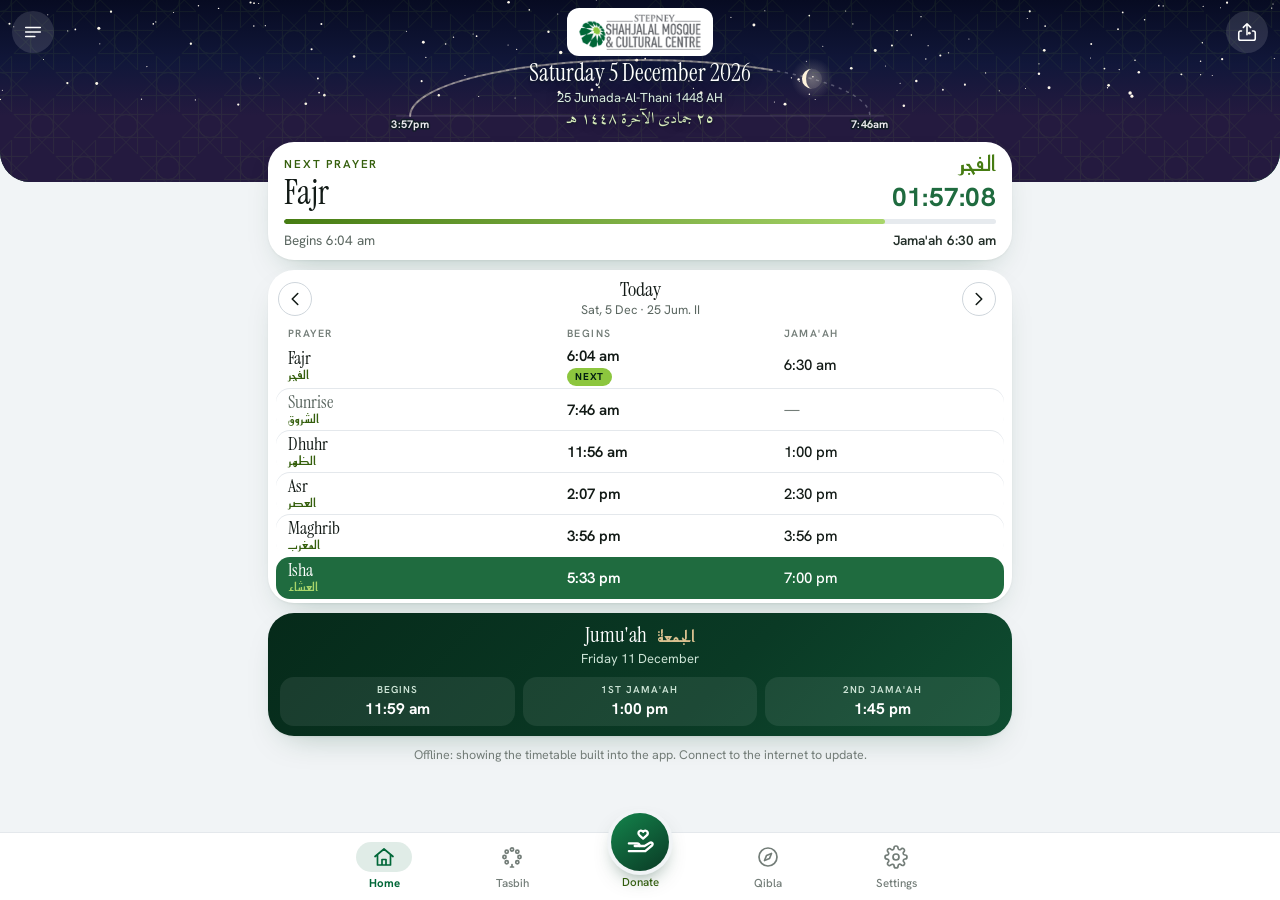
<file: test/app/index.html>
<!doctype html>
<html lang="en" data-theme="light">
<head>
<meta charset="utf-8">
<meta name="viewport" content="width=device-width,initial-scale=1,maximum-scale=1,user-scalable=no,viewport-fit=cover">
<meta name="theme-color" content="#044326">
<meta name="color-scheme" content="light">
<meta name="format-detection" content="telephone=no">
<title>Stepney Shah Jalal Mosque</title>
<link rel="icon" href="assets/images/icons/favicon-32.png" type="image/png">
<link rel="apple-touch-icon" href="assets/images/icons/apple-touch-icon.png">
<link rel="stylesheet" href="assets/css/fonts.css">
<link rel="stylesheet" href="assets/css/app.css">
</head>
<!-- data-page: which bottom tab is this screen (app.js adds the tabs, the side menu and the icons) -->
<body data-page="home">
<div class="app">
  <!-- this screen's own content: moving between screens swaps only this (nav.js, with HTMX); the tabs and side menu stay -->
  <div id="view">
  <div class="view" data-page="home" data-scripts="home.js makrooh.js sky.js update.js popup.js pull.js">
    <!-- Header: menu, name, share; today's dates -->
    <header class="top">
      <div class="pattern" aria-hidden="true"></div>
      <div class="top-bar">
        <button class="icon-btn" type="button" data-menu-open aria-controls="drawer" aria-expanded="false" aria-label="Open menu"><svg class="ico"><use href="#i-menu"/></svg></button>
        <div class="brand brand-logo"><img class="brand-full" src="assets/images/logo-full.png" alt="Stepney Shahjalal Mosque &amp; Cultural Centre" width="312" height="99"></div>
        <button class="icon-btn" type="button" data-share aria-label="Share this app"><svg class="ico"><use href="#i-share"/></svg></button>
      </div>
      <div class="top-dates">
        <p class="date-g" id="dateG"><i class="sk"></i></p>
        <p class="date-h"><span id="dateH"><i class="sk"></i></span><span class="date-ar" id="dateAr" lang="ar" dir="rtl"><i class="sk"></i></span></p>
      </div>
    </header>

    <!-- class="sk": a grey bar where something will be, until home.js has the prayer times and draws over it -->
    <main class="main" id="main">
      <!-- Next prayer -->
      <section class="next-card" aria-labelledby="nextLabel">
        <div class="next-head">
          <span class="kicker" id="nextLabel">Next prayer</span>
          <span class="next-ar" id="nextAr" lang="ar" dir="rtl"><i class="sk"></i></span>
        </div>
        <div class="next-main">
          <h1 class="next-name" id="nextName"><i class="sk"></i></h1>
          <div class="next-count tnum" id="nextCount" role="timer" aria-label="Time left"><i class="sk"></i></div>
        </div>
        <div class="next-bar" aria-hidden="true"><i id="nextBar"></i></div>
        <div class="next-meta"><span id="nextBegins"><i class="sk"></i></span><span id="nextJamaah"><i class="sk"></i></span></div>
      </section>

      <!-- Day timetable -->
      <section class="day" aria-labelledby="dayTitle">
        <div class="day-nav">
          <button class="round-btn" type="button" id="dayPrev" aria-label="Previous day"><svg class="ico"><use href="#i-left"/></svg></button>
          <div class="day-title">
            <h2 id="dayTitle">Today</h2>
            <p id="daySub"><i class="sk"></i></p>
          </div>
          <button class="round-btn" type="button" id="dayNext" aria-label="Next day"><svg class="ico"><use href="#i-right"/></svg></button>
        </div>
        <div class="pt-head" aria-hidden="true"><span>Prayer</span><span>Begins</span><span>Jama'ah</span></div>
        <ol class="pt-list" id="ptList" aria-label="Prayer times">
          <li><span class="pt-name"><i class="sk"></i><i class="sk"></i></span><span class="pt-t"><i class="sk"></i></span><span class="pt-t"><i class="sk"></i></span></li>
          <li><span class="pt-name"><i class="sk"></i><i class="sk"></i></span><span class="pt-t"><i class="sk"></i></span><span class="pt-t"><i class="sk"></i></span></li>
          <li><span class="pt-name"><i class="sk"></i><i class="sk"></i></span><span class="pt-t"><i class="sk"></i></span><span class="pt-t"><i class="sk"></i></span></li>
          <li><span class="pt-name"><i class="sk"></i><i class="sk"></i></span><span class="pt-t"><i class="sk"></i></span><span class="pt-t"><i class="sk"></i></span></li>
          <li><span class="pt-name"><i class="sk"></i><i class="sk"></i></span><span class="pt-t"><i class="sk"></i></span><span class="pt-t"><i class="sk"></i></span></li>
          <li><span class="pt-name"><i class="sk"></i><i class="sk"></i></span><span class="pt-t"><i class="sk"></i></span><span class="pt-t"><i class="sk"></i></span></li>
        </ol>
        <button class="link-btn" type="button" id="dayToday" hidden>Back to today</button>
      </section>

      <!-- Makrooh times today (makrooh.js; hidden until loaded). The whole card opens the popup. -->
      <div class="mk-card" id="mkCard" role="button" tabindex="0" hidden aria-labelledby="mkTitle">
        <div class="mk-head"><h2 class="mk-title" id="mkTitle">Makrooh times</h2><span class="mk-help">Avoid salah at these times</span></div>
        <ul class="mk-list" id="mkList"></ul>
      </div>

      <!-- Jumu'ah -->
      <section class="jum-card" aria-labelledby="jumTitle">
        <div class="jum-top">
          <h2 id="jumTitle">Jumu'ah <span class="jum-ar" lang="ar" dir="rtl">الجمعة</span></h2>
          <p id="jumDate"><i class="sk"></i></p>
        </div>
        <dl class="jum-times" id="jumTimes">
          <div><dt><i class="sk"></i></dt><dd><i class="sk"></i></dd></div>
          <div><dt><i class="sk"></i></dt><dd><i class="sk"></i></dd></div>
          <div><dt><i class="sk"></i></dt><dd><i class="sk"></i></dd></div>
        </dl>
      </section>

      <p class="status" id="status" role="status" hidden></p>
    </main>
  </div>
  </div>
</div>

<script src="assets/js/config.js"></script>
<script src="assets/data/builtin-data.js"></script>
<script src="assets/js/app.js"></script>
<script src="assets/js/data.js"></script>
<script src="assets/js/alerts.js"></script>
<script src="assets/js/vendor/htmx.min.js"></script>
<script src="assets/js/nav.js"></script>
</body>
</html>
</file>
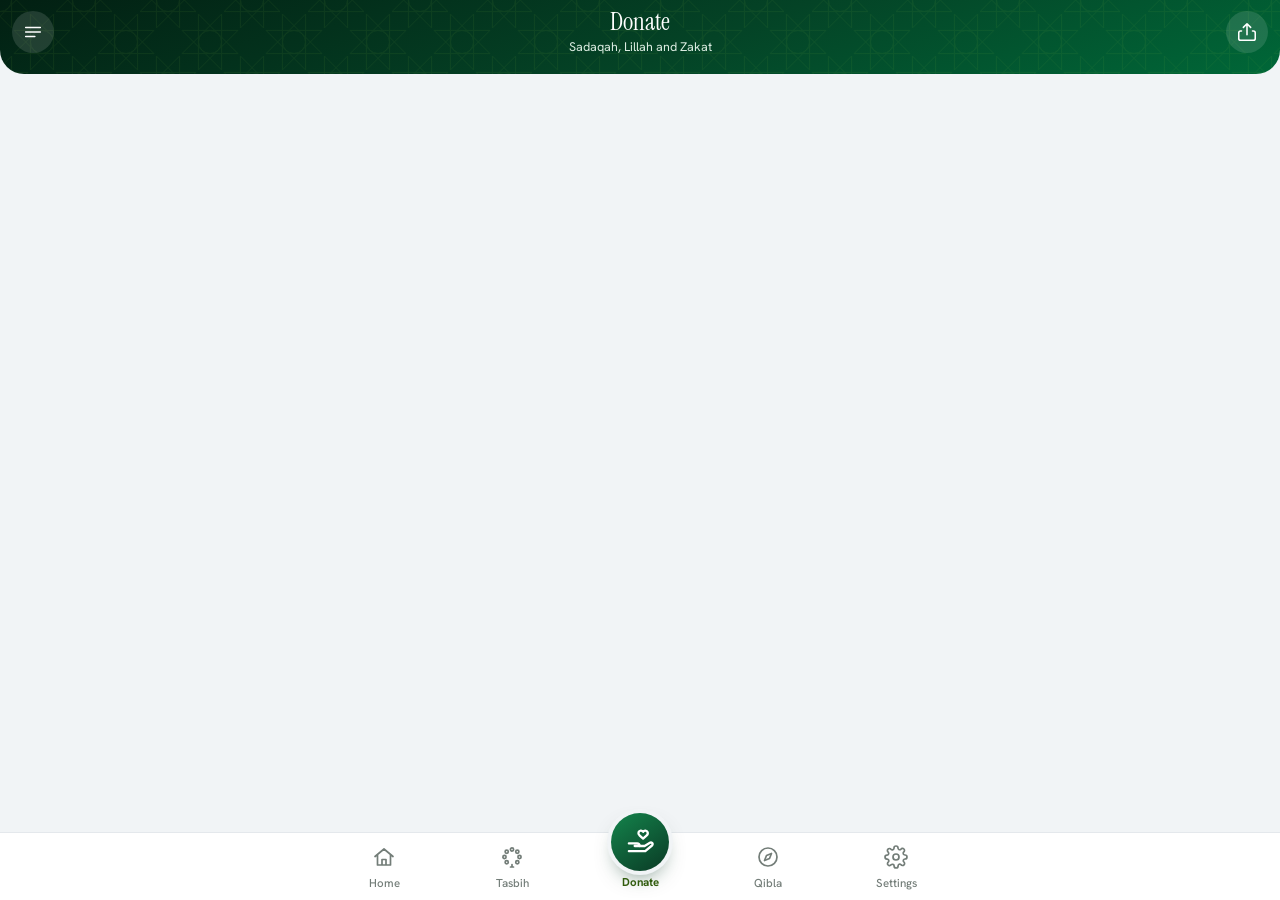
<file: test/app/donate.html>
<!doctype html>
<html lang="en" data-theme="light">
<head>
<meta charset="utf-8">
<meta name="viewport" content="width=device-width,initial-scale=1,maximum-scale=1,user-scalable=no,viewport-fit=cover">
<meta name="theme-color" content="#044326">
<meta name="color-scheme" content="light">
<meta name="format-detection" content="telephone=no">
<title>Donate | Stepney Shah Jalal Mosque</title>
<link rel="icon" href="assets/images/icons/favicon-32.png" type="image/png">
<link rel="apple-touch-icon" href="assets/images/icons/apple-touch-icon.png">
<link rel="stylesheet" href="assets/css/fonts.css">
<link rel="stylesheet" href="assets/css/app.css">
</head>
<!-- Donate tab: the website's donations page, shown without the website's header and footer -->
<body data-page="donate" class="page-frame">
<div class="app">
  <!-- this screen's own content: moving between screens swaps only this (nav.js, with HTMX); the tabs and side menu stay -->
  <div id="view">
  <div class="view" data-page="donate" data-frame="donate" data-scripts="frame.js">
    <header class="top top-sm">
      <div class="pattern" aria-hidden="true"></div>
      <div class="top-bar">
        <button class="icon-btn" type="button" data-menu-open aria-controls="drawer" aria-expanded="false" aria-label="Open menu"><svg class="ico"><use href="#i-menu"/></svg></button>
        <div class="page-title"><h1>Donate</h1><p>Sadaqah, Lillah and Zakat</p></div>
        <button class="icon-btn" type="button" data-share aria-label="Share this app"><svg class="ico"><use href="#i-share"/></svg></button>
      </div>
    </header>

    <main class="frame-wrap" id="main">
      <div class="frame-msg" id="frameLoading" role="status"><span class="spinner" aria-hidden="true"></span><p>Loading…</p></div>
      <div class="frame-msg" id="frameOffline" hidden>
        <svg class="ico frame-ico"><use href="#i-wifi"/></svg>
        <h2>You're offline</h2>
        <p>Donating needs an internet connection. Please connect and try again.</p>
        <button class="btn-main" type="button" id="frameRetry">Try again</button>
      </div>
      <iframe class="frame" id="frame" title="Donate to Stepney Shah Jalal Mosque" allow="payment" referrerpolicy="strict-origin-when-cross-origin" hidden></iframe>
    </main>
  </div>
  </div>
</div>

<script src="assets/js/config.js"></script>
<script src="assets/data/builtin-data.js"></script>
<script src="assets/js/app.js"></script>
<script src="assets/js/data.js"></script>
<script src="assets/js/alerts.js"></script>
<script src="assets/js/vendor/htmx.min.js"></script>
<script src="assets/js/nav.js"></script>
</body>
</html>
</file>
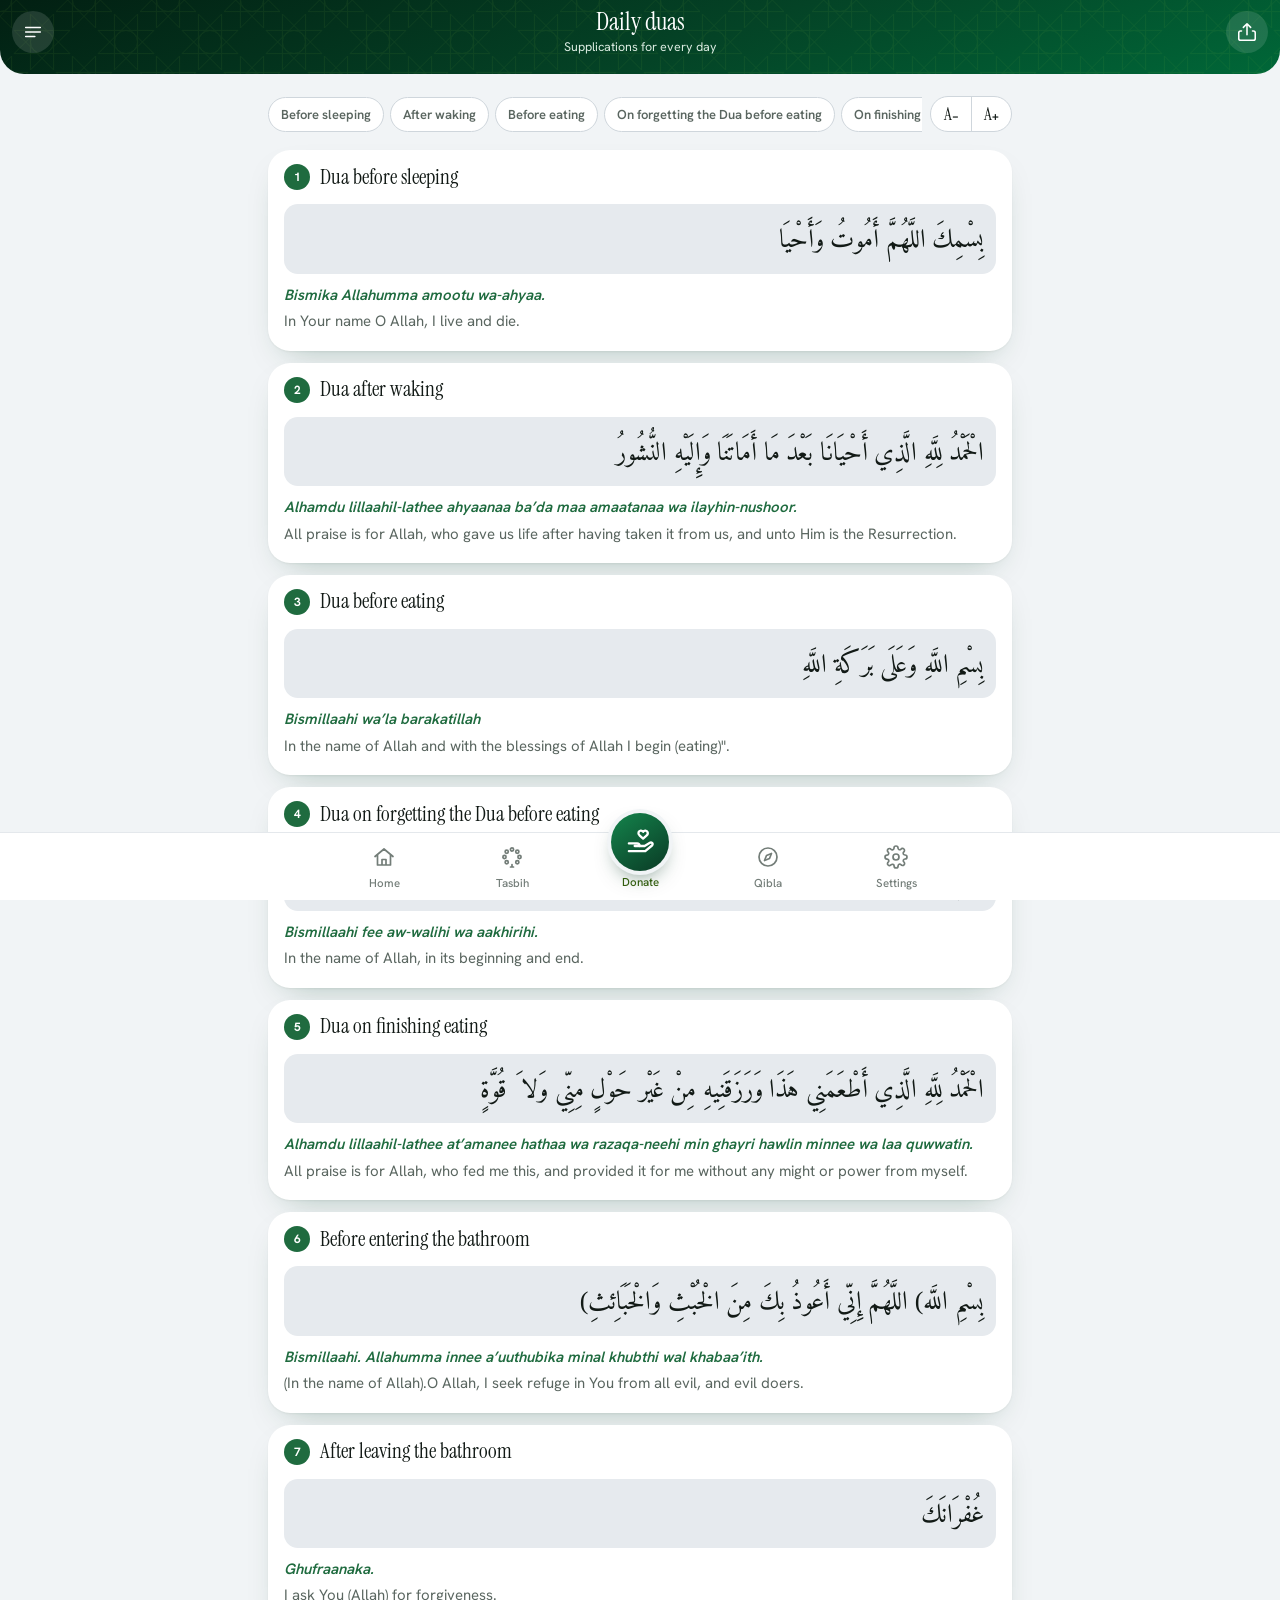
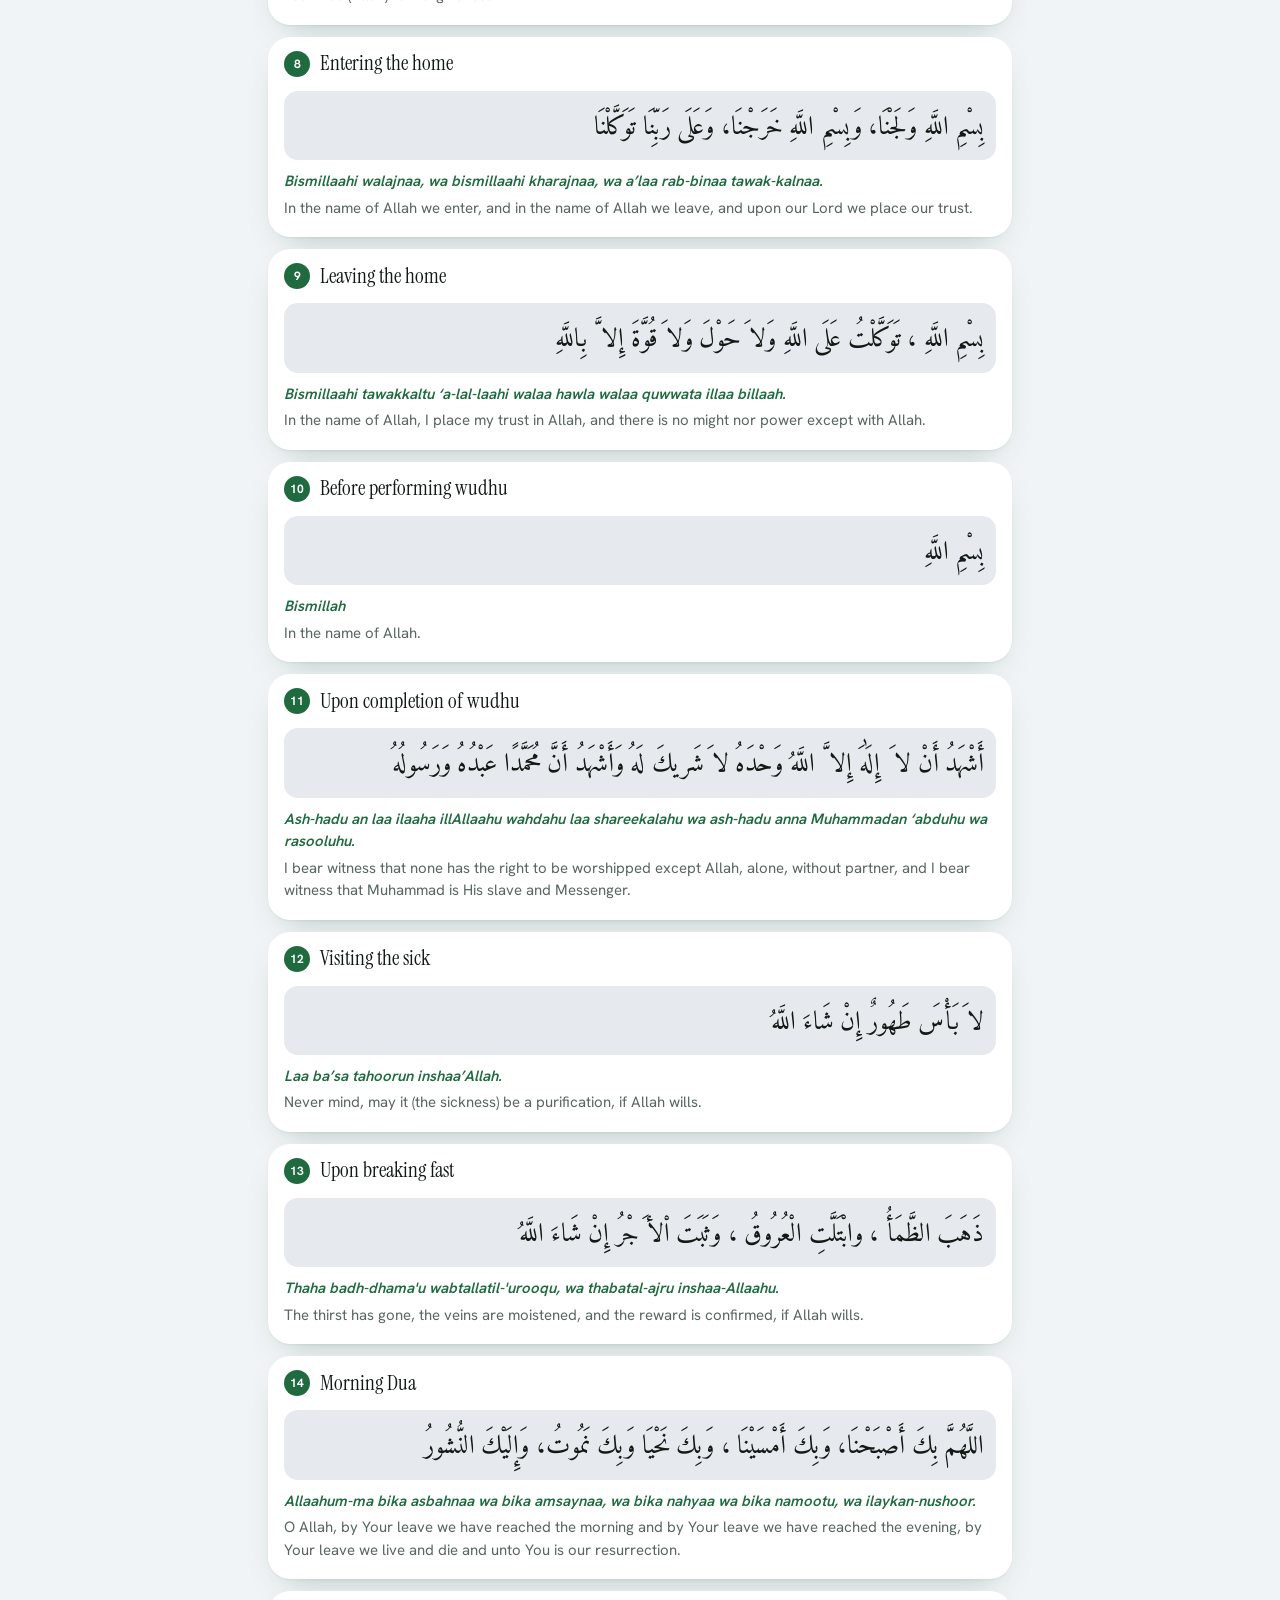
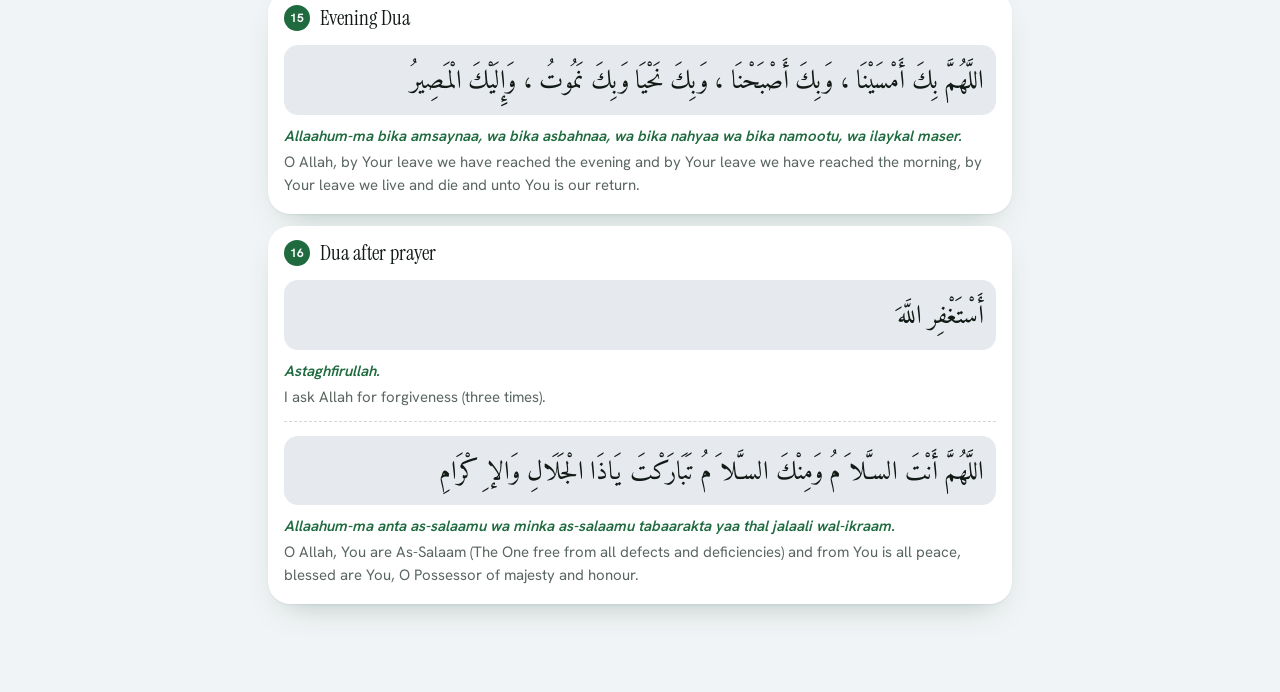
<file: test/app/duas.html>
<!doctype html>
<html lang="en" data-theme="light">
<head>
<meta charset="utf-8">
<meta name="viewport" content="width=device-width,initial-scale=1,maximum-scale=1,user-scalable=no,viewport-fit=cover">
<meta name="theme-color" content="#044326">
<meta name="color-scheme" content="light">
<meta name="format-detection" content="telephone=no">
<title>Daily duas | Stepney Shah Jalal Mosque</title>
<link rel="icon" href="assets/images/icons/favicon-32.png" type="image/png">
<link rel="apple-touch-icon" href="assets/images/icons/apple-touch-icon.png">
<link rel="stylesheet" href="assets/css/fonts.css">
<link rel="stylesheet" href="assets/css/app.css">
</head>
<!-- Daily duas (side menu) -->
<body data-page="duas">
<div class="app">
  <!-- this screen's own content: moving between screens swaps only this (nav.js, with HTMX); the tabs and side menu stay -->
  <div id="view">
  <div class="view" data-page="duas" data-scripts="duas.js">
    <!-- the header stays at the top while scrolling through the duas -->
    <div class="sticky-head">
      <header class="top top-sm">
        <div class="pattern" aria-hidden="true"></div>
        <div class="top-bar">
          <button class="icon-btn" type="button" data-menu-open aria-controls="drawer" aria-expanded="false" aria-label="Open menu"><svg class="ico"><use href="#i-menu"/></svg></button>
          <div class="page-title"><h1>Daily duas</h1><p>Supplications for every day</p></div>
          <button class="icon-btn" type="button" data-share aria-label="Share this app"><svg class="ico"><use href="#i-share"/></svg></button>
        </div>
      </header>
    </div>

    <main class="main d-main" id="main">
      <!-- jump to a dua, and the Arabic text size -->
      <div class="d-bar">
        <nav class="d-jump" id="dJump" aria-label="Duas"></nav>
        <div class="d-size" role="group" aria-label="Arabic text size">
          <button type="button" id="dSmaller" aria-label="Smaller Arabic text">A<small>−</small></button>
          <button type="button" id="dBigger" aria-label="Bigger Arabic text">A<small>+</small></button>
        </div>
      </div>
      <ol class="d-list" id="dList"></ol>
    </main>
  </div>
  </div>
</div>

<script src="assets/js/config.js"></script>
<script src="assets/data/builtin-data.js"></script>
<script src="assets/js/app.js"></script>
<script src="assets/js/data.js"></script>
<script src="assets/js/alerts.js"></script>
<script src="assets/js/vendor/htmx.min.js"></script>
<script src="assets/js/nav.js"></script>
</body>
</html>
</file>
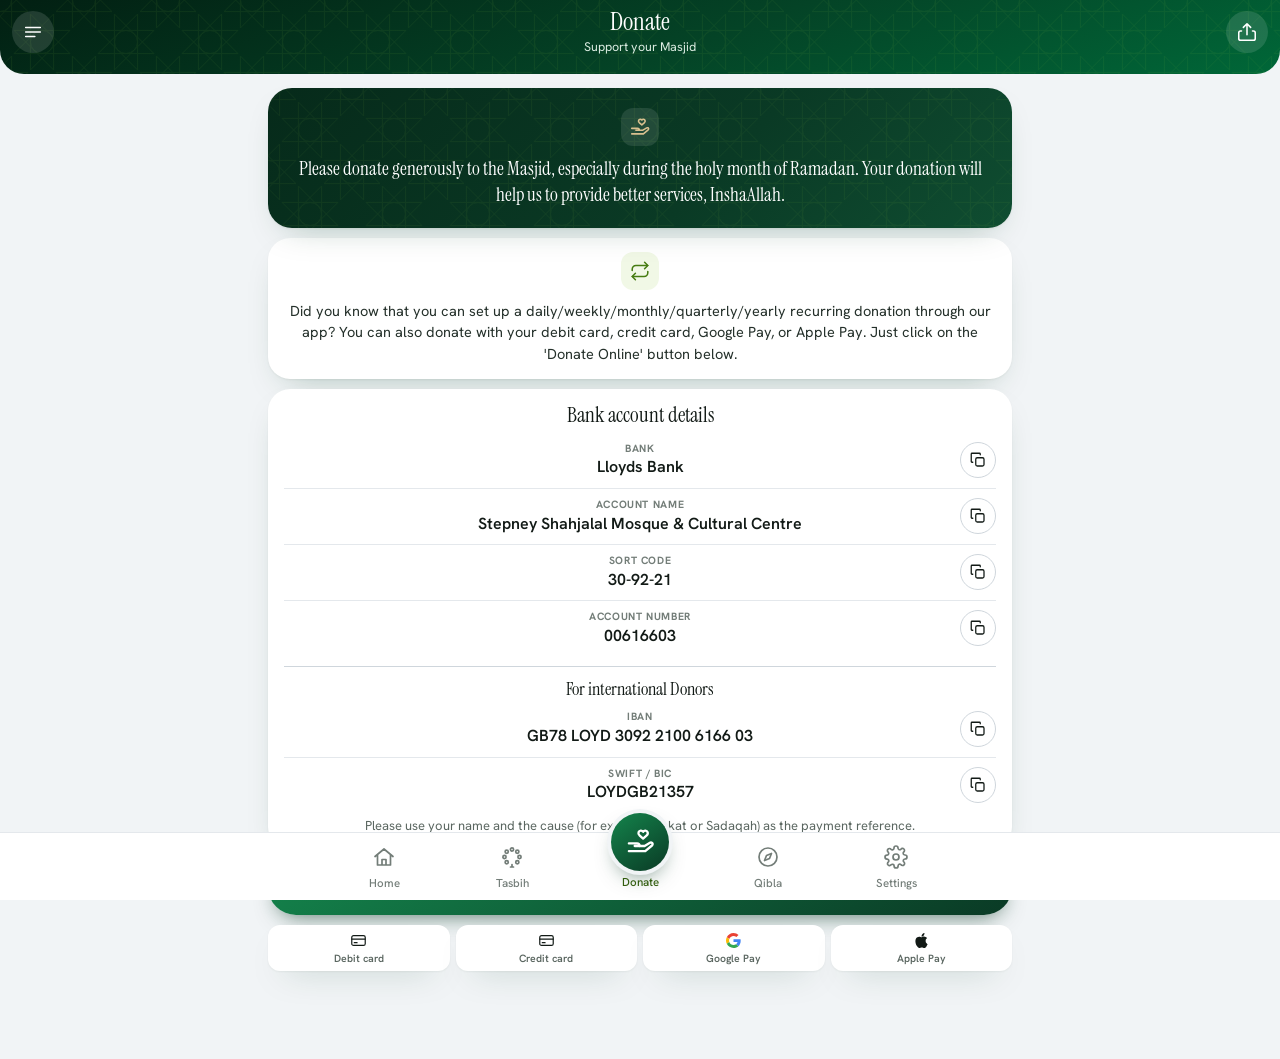
<file: test/app/give.html>
<!doctype html>
<html lang="en" data-theme="light">
<head>
<meta charset="utf-8">
<meta name="viewport" content="width=device-width,initial-scale=1,maximum-scale=1,user-scalable=no,viewport-fit=cover">
<meta name="theme-color" content="#044326">
<meta name="color-scheme" content="light">
<meta name="format-detection" content="telephone=no">
<title>Donate | Stepney Shah Jalal Mosque</title>
<link rel="icon" href="assets/images/icons/favicon-32.png" type="image/png">
<link rel="apple-touch-icon" href="assets/images/icons/apple-touch-icon.png">
<link rel="stylesheet" href="assets/css/fonts.css">
<link rel="stylesheet" href="assets/css/app.css">
</head>
<!-- Donate (side menu): why to give, the bank account (config.js bank) and the link to donate online -->
<body data-page="give">
<div class="app">
  <!-- this screen's own content: moving between screens swaps only this (nav.js, with HTMX); the tabs and side menu stay -->
  <div id="view">
  <div class="view" data-page="give" data-scripts="give.js">
    <!-- the header stays at the top while scrolling -->
    <div class="sticky-head">
      <header class="top top-sm">
        <div class="pattern" aria-hidden="true"></div>
        <div class="top-bar">
          <button class="icon-btn" type="button" data-menu-open aria-controls="drawer" aria-expanded="false" aria-label="Open menu"><svg class="ico"><use href="#i-menu"/></svg></button>
          <div class="page-title"><h1>Donate</h1><p>Support your Masjid</p></div>
          <button class="icon-btn" type="button" data-share aria-label="Share this app"><svg class="ico"><use href="#i-share"/></svg></button>
        </div>
      </header>
    </div>

    <main class="main g-main" id="main">
      <section class="g-hero">
        <span class="g-hero-ico"><svg class="ico" aria-hidden="true"><use href="#i-donate"/></svg></span>
        <p>Please donate generously to the Masjid, especially during the holy month of Ramadan. Your donation will help us to provide better services, InshaAllah.</p>
      </section>

      <section class="g-card g-know">
        <svg class="ico s-ico" aria-hidden="true"><use href="#i-repeat"/></svg>
        <p>Did you know that you can set up a daily/<wbr>weekly/<wbr>monthly/<wbr>quarterly/<wbr>yearly recurring donation through our app? You can also donate with your <span id="gWays">debit card, credit card, Google Pay, or Apple Pay</span>. Just click on the 'Donate Online' button below.</p>
      </section>

      <section class="g-card g-account" id="gAccount" aria-labelledby="gBankT">
        <h2 id="gBankT">Bank account details</h2>
        <dl class="g-bank" id="gBank"></dl>
        <h3 id="gIntlT" hidden>For international Donors</h3>
        <dl class="g-bank" id="gIntl" aria-labelledby="gIntlT" hidden></dl>
        <p class="g-small" id="gBankNote"></p>
      </section>

      <a class="g-online" href="donate.html" data-donate-online><svg class="ico" aria-hidden="true"><use href="#i-heart"/></svg>Donate Online</a>

      <!-- ways to pay online -->
      <ul class="g-pay" aria-label="Ways to pay online">
        <li><svg class="ico" aria-hidden="true"><use href="#i-card"/></svg>Debit card</li>
        <li><svg class="ico" aria-hidden="true"><use href="#i-card"/></svg>Credit card</li>
        <li data-pay="google"><svg class="g-pay-logo" viewBox="0 0 48 48" aria-hidden="true"><path fill="#EA4335" d="M24 9.5c3.54 0 6.71 1.22 9.21 3.6l6.85-6.85C35.9 2.38 30.47 0 24 0 14.62 0 6.51 5.38 2.56 13.22l7.98 6.19C12.43 13.72 17.74 9.5 24 9.5z"/><path fill="#4285F4" d="M46.98 24.55c0-1.57-.15-3.09-.38-4.55H24v9.02h12.94c-.58 2.96-2.26 5.48-4.78 7.18l7.73 6c4.51-4.18 7.09-10.36 7.09-17.65z"/><path fill="#FBBC05" d="M10.53 28.59c-.48-1.45-.76-2.99-.76-4.59s.27-3.14.76-4.59l-7.98-6.19C.92 16.46 0 20.12 0 24c0 3.88.92 7.54 2.56 10.78l7.97-6.19z"/><path fill="#34A853" d="M24 48c6.48 0 11.93-2.13 15.89-5.81l-7.73-6c-2.15 1.45-4.92 2.3-8.16 2.3-6.26 0-11.57-4.22-13.47-9.91l-7.98 6.19C6.51 42.62 14.62 48 24 48z"/></svg>Google Pay</li>
        <li data-pay="apple"><svg class="g-pay-logo" viewBox="0 0 24 24" fill="currentColor" aria-hidden="true"><path d="M12.152 6.896c-.948 0-2.415-1.078-3.96-1.04-2.04.027-3.91 1.183-4.961 3.014-2.117 3.675-.546 9.103 1.519 12.09 1.013 1.454 2.208 3.09 3.792 3.039 1.52-.065 2.09-.987 3.935-.987 1.831 0 2.35.987 3.96.948 1.637-.026 2.676-1.48 3.676-2.948 1.156-1.688 1.636-3.325 1.662-3.415-.039-.013-3.182-1.221-3.22-4.857-.026-3.04 2.48-4.494 2.597-4.559-1.429-2.09-3.623-2.324-4.39-2.376-2-.156-3.675 1.09-4.61 1.09zM15.53 3.83c.843-1.012 1.4-2.427 1.245-3.83-1.207.052-2.662.805-3.532 1.818-.78.896-1.454 2.338-1.273 3.714 1.338.104 2.715-.688 3.559-1.701"/></svg>Apple Pay</li>
      </ul>
    </main>
  </div>
  </div>
</div>

<script src="assets/js/config.js"></script>
<script src="assets/data/builtin-data.js"></script>
<script src="assets/js/app.js"></script>
<script src="assets/js/data.js"></script>
<script src="assets/js/alerts.js"></script>
<script src="assets/js/vendor/htmx.min.js"></script>
<script src="assets/js/nav.js"></script>
</body>
</html>
</file>
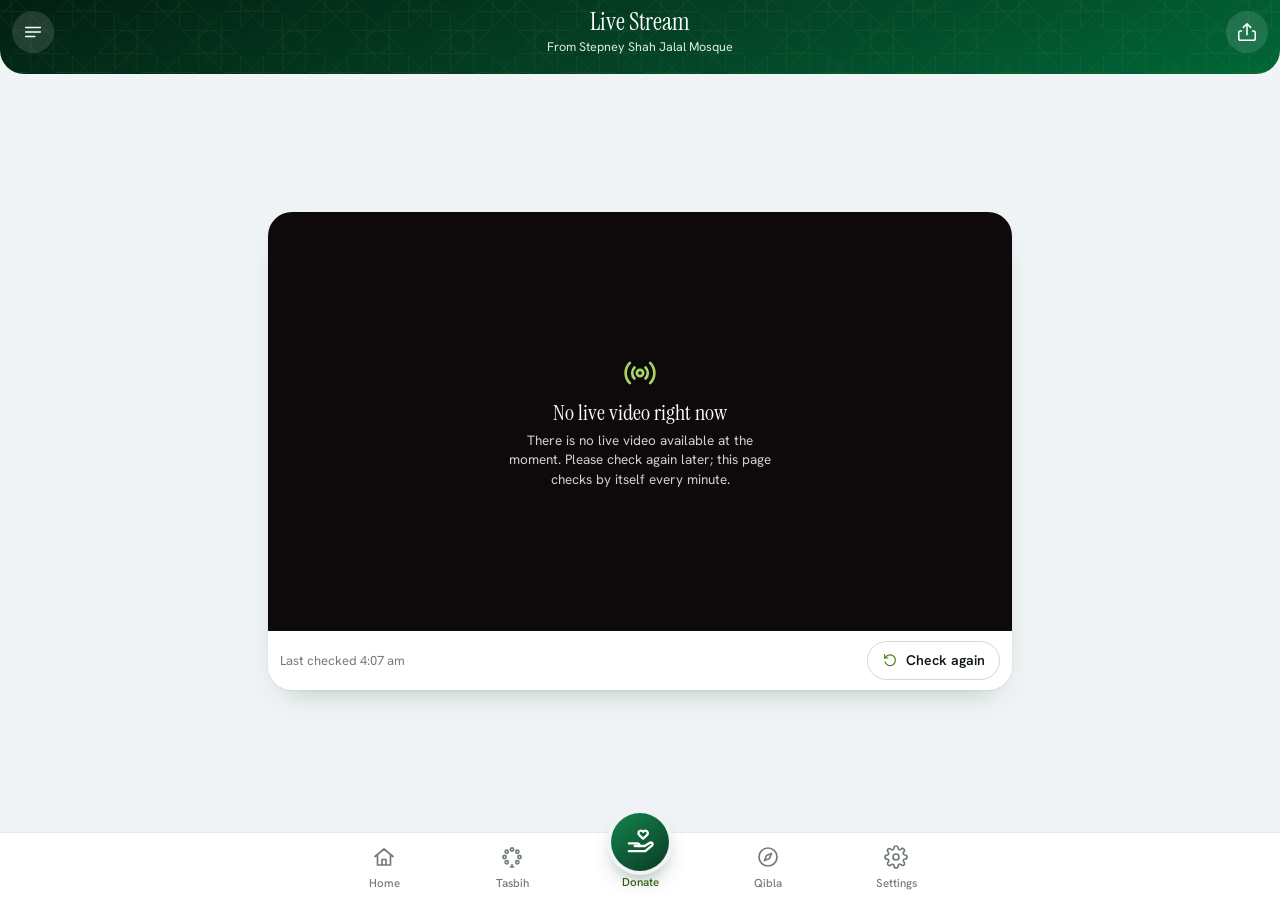
<file: test/app/live.html>
<!doctype html>
<html lang="en" data-theme="light">
<head>
<meta charset="utf-8">
<meta name="viewport" content="width=device-width,initial-scale=1,maximum-scale=1,user-scalable=no,viewport-fit=cover">
<meta name="theme-color" content="#044326">
<meta name="color-scheme" content="light">
<meta name="format-detection" content="telephone=no">
<title>Live Stream | Stepney Shah Jalal Mosque</title>
<link rel="icon" href="assets/images/icons/favicon-32.png" type="image/png">
<link rel="apple-touch-icon" href="assets/images/icons/apple-touch-icon.png">
<link rel="stylesheet" href="assets/css/fonts.css">
<link rel="stylesheet" href="assets/css/app.css">
</head>
<!-- Live stream (side menu): the masjid's live video, or a message when there is none -->
<body data-page="live">
<div class="app">
  <!-- this screen's own content: moving between screens swaps only this (nav.js, with HTMX); the tabs and side menu stay -->
  <div id="view">
  <div class="view" data-page="live" data-scripts="live.js">
    <header class="top top-sm">
      <div class="pattern" aria-hidden="true"></div>
      <div class="top-bar">
        <button class="icon-btn" type="button" data-menu-open aria-controls="drawer" aria-expanded="false" aria-label="Open menu"><svg class="ico"><use href="#i-menu"/></svg></button>
        <div class="page-title"><h1>Live Stream</h1><p>From Stepney Shah Jalal Mosque</p></div>
        <button class="icon-btn" type="button" data-share aria-label="Share this app"><svg class="ico"><use href="#i-share"/></svg></button>
      </div>
    </header>

    <main class="main lv-main" id="main">
      <section class="lv-card" aria-live="polite">
        <!-- the player (16:9); live.js puts the video in it -->
        <div class="lv-screen" id="lvScreen">
          <div class="lv-msg" id="lvLoading"><span class="spinner" aria-hidden="true"></span><p>Checking for a live stream…</p></div>
          <div class="lv-msg" id="lvNone" hidden>
            <svg class="ico lv-big"><use href="#i-live"/></svg>
            <h2>No live video right now</h2>
            <p>There is no live video available at the moment. Please check again later; this page checks by itself every minute.</p>
          </div>
          <div class="lv-msg" id="lvOffline" hidden>
            <svg class="ico lv-big"><use href="#i-wifi"/></svg>
            <h2>You're offline</h2>
            <p>The live stream needs an internet connection.</p>
          </div>
        </div>
        <div class="lv-bar">
          <span class="lv-badge" id="lvBadge" hidden><i></i>Live</span>
          <span class="lv-status" id="lvStatus">&nbsp;</span>
          <button class="btn-line lv-check" type="button" id="lvCheck"><svg class="ico"><use href="#i-undo"/></svg>Check again</button>
        </div>
      </section>

      <p class="lv-tip" id="lvTip" hidden>Tip: tap the full-screen button in the video, or turn your phone sideways, for a bigger picture.</p>
    </main>
  </div>
  </div>
</div>

<script src="assets/js/config.js"></script>
<script src="assets/data/builtin-data.js"></script>
<script src="assets/js/app.js"></script>
<script src="assets/js/data.js"></script>
<script src="assets/js/alerts.js"></script>
<script src="assets/js/vendor/htmx.min.js"></script>
<script src="assets/js/nav.js"></script>
</body>
</html>
</file>
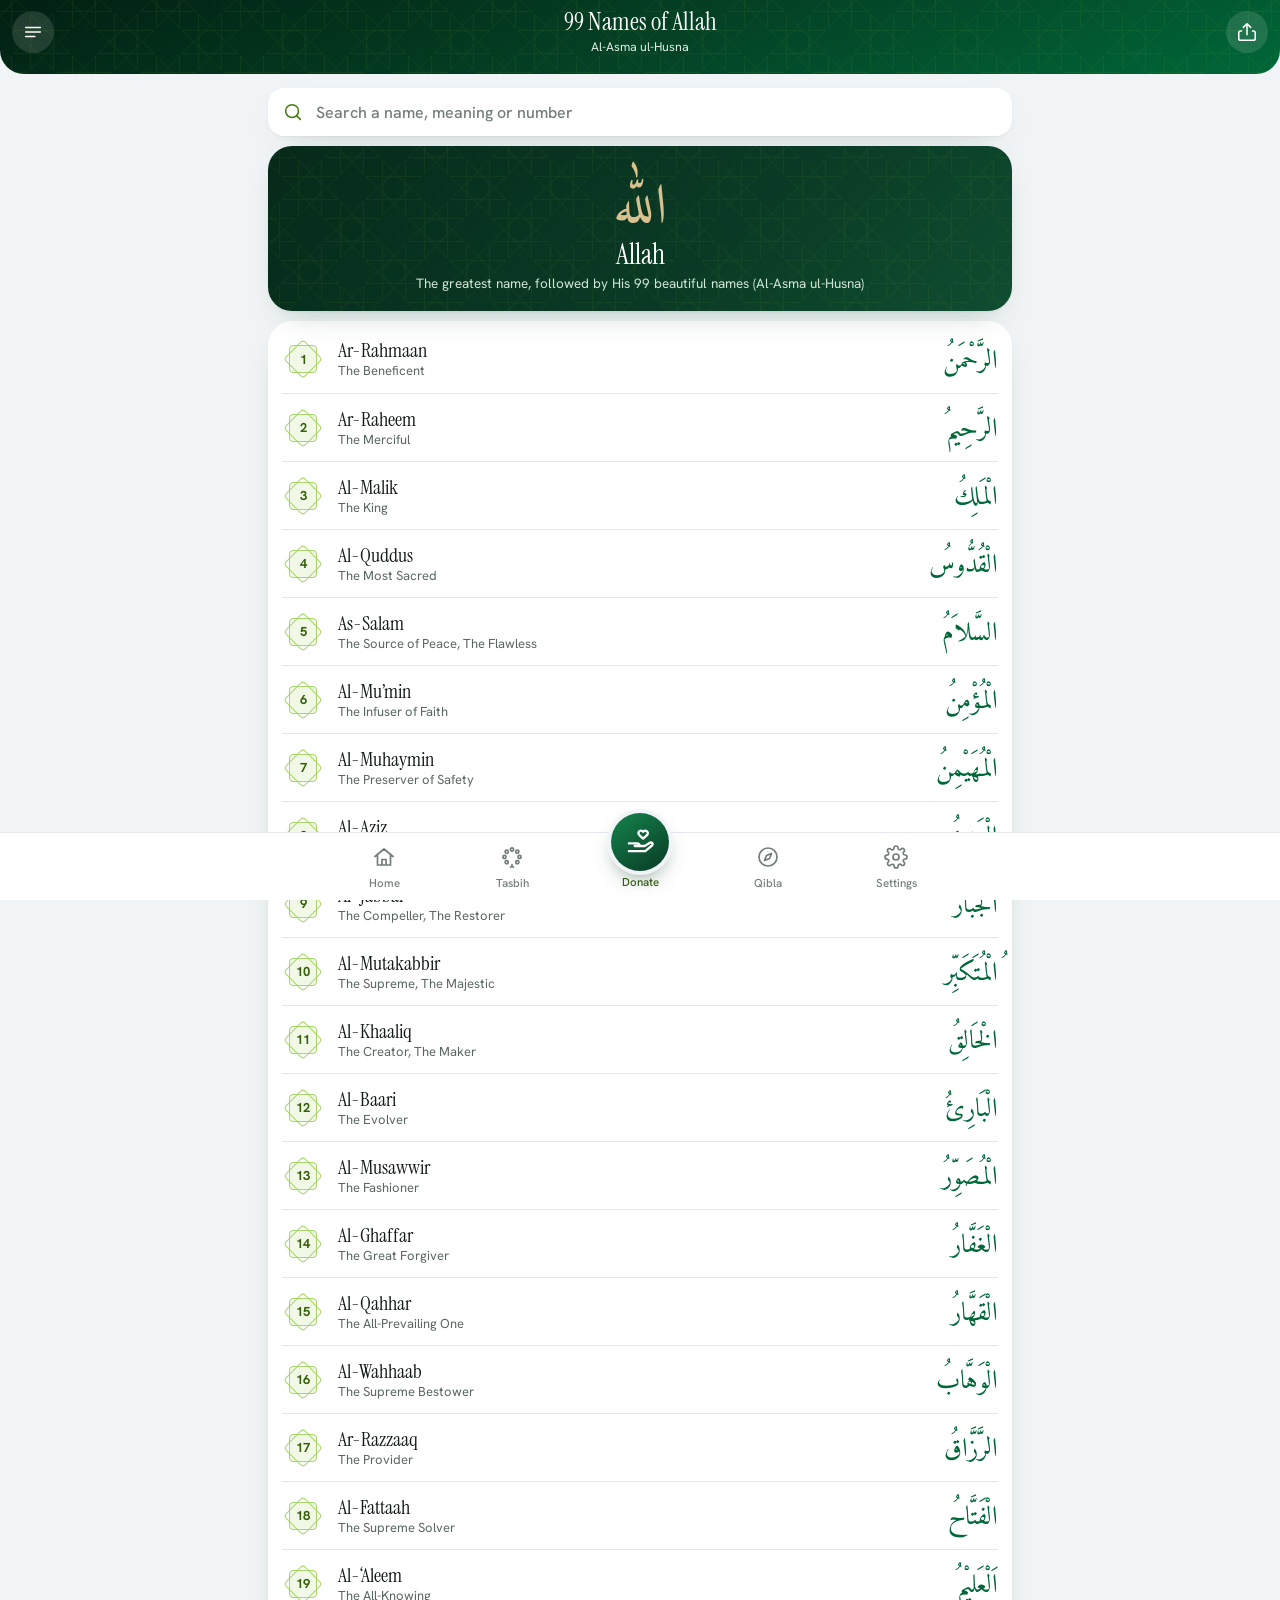
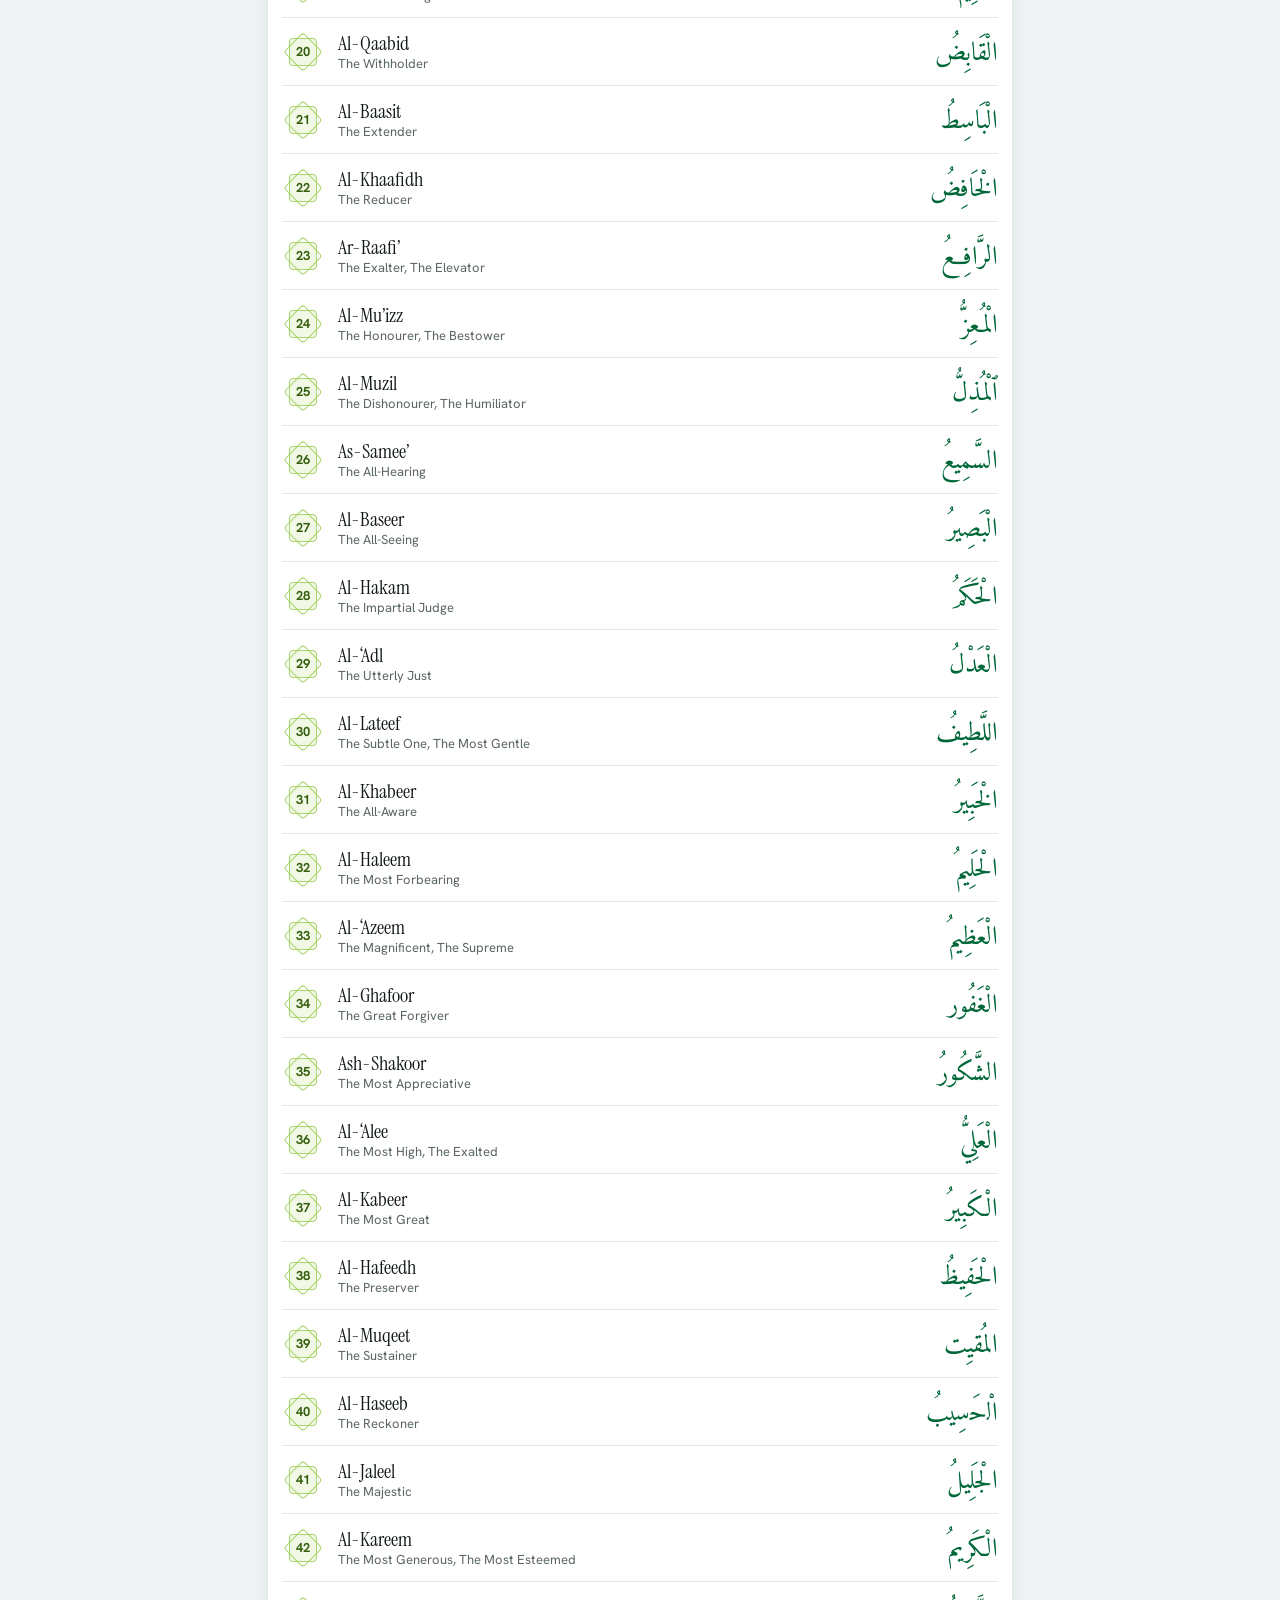
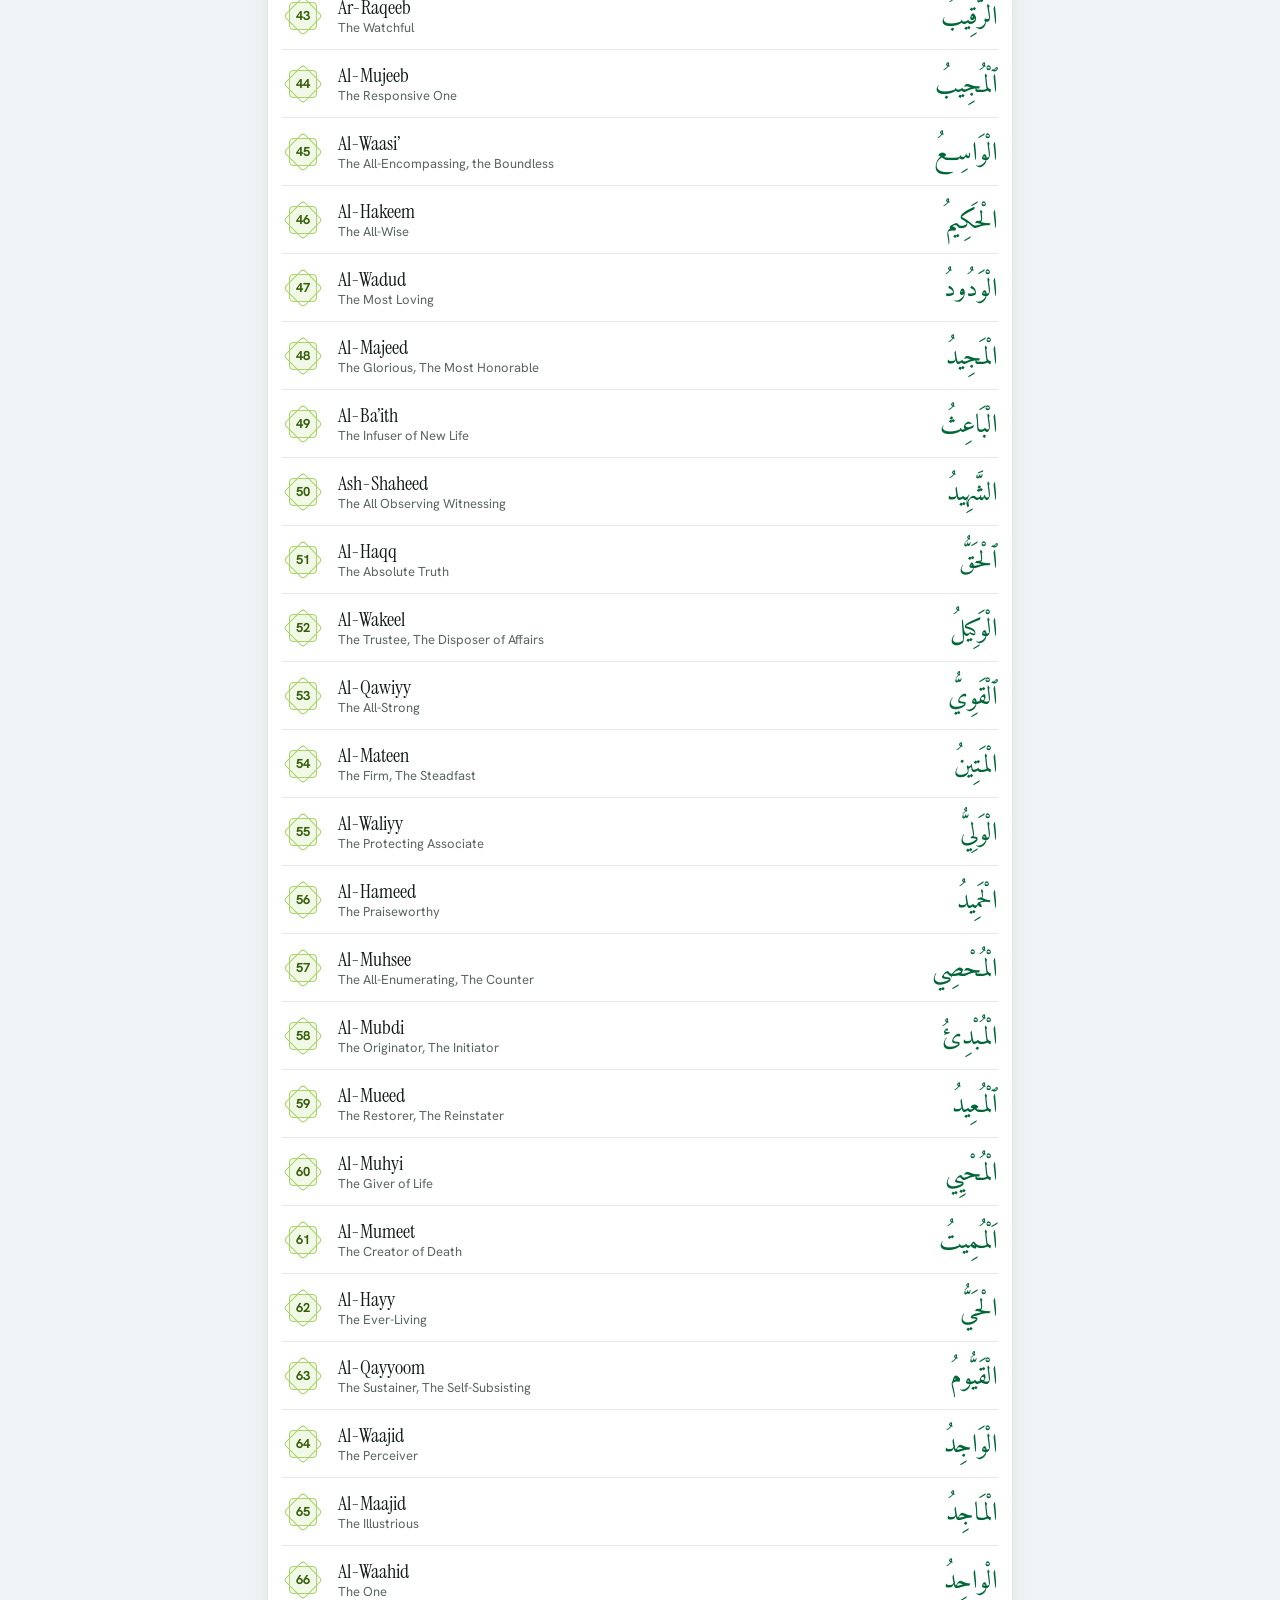
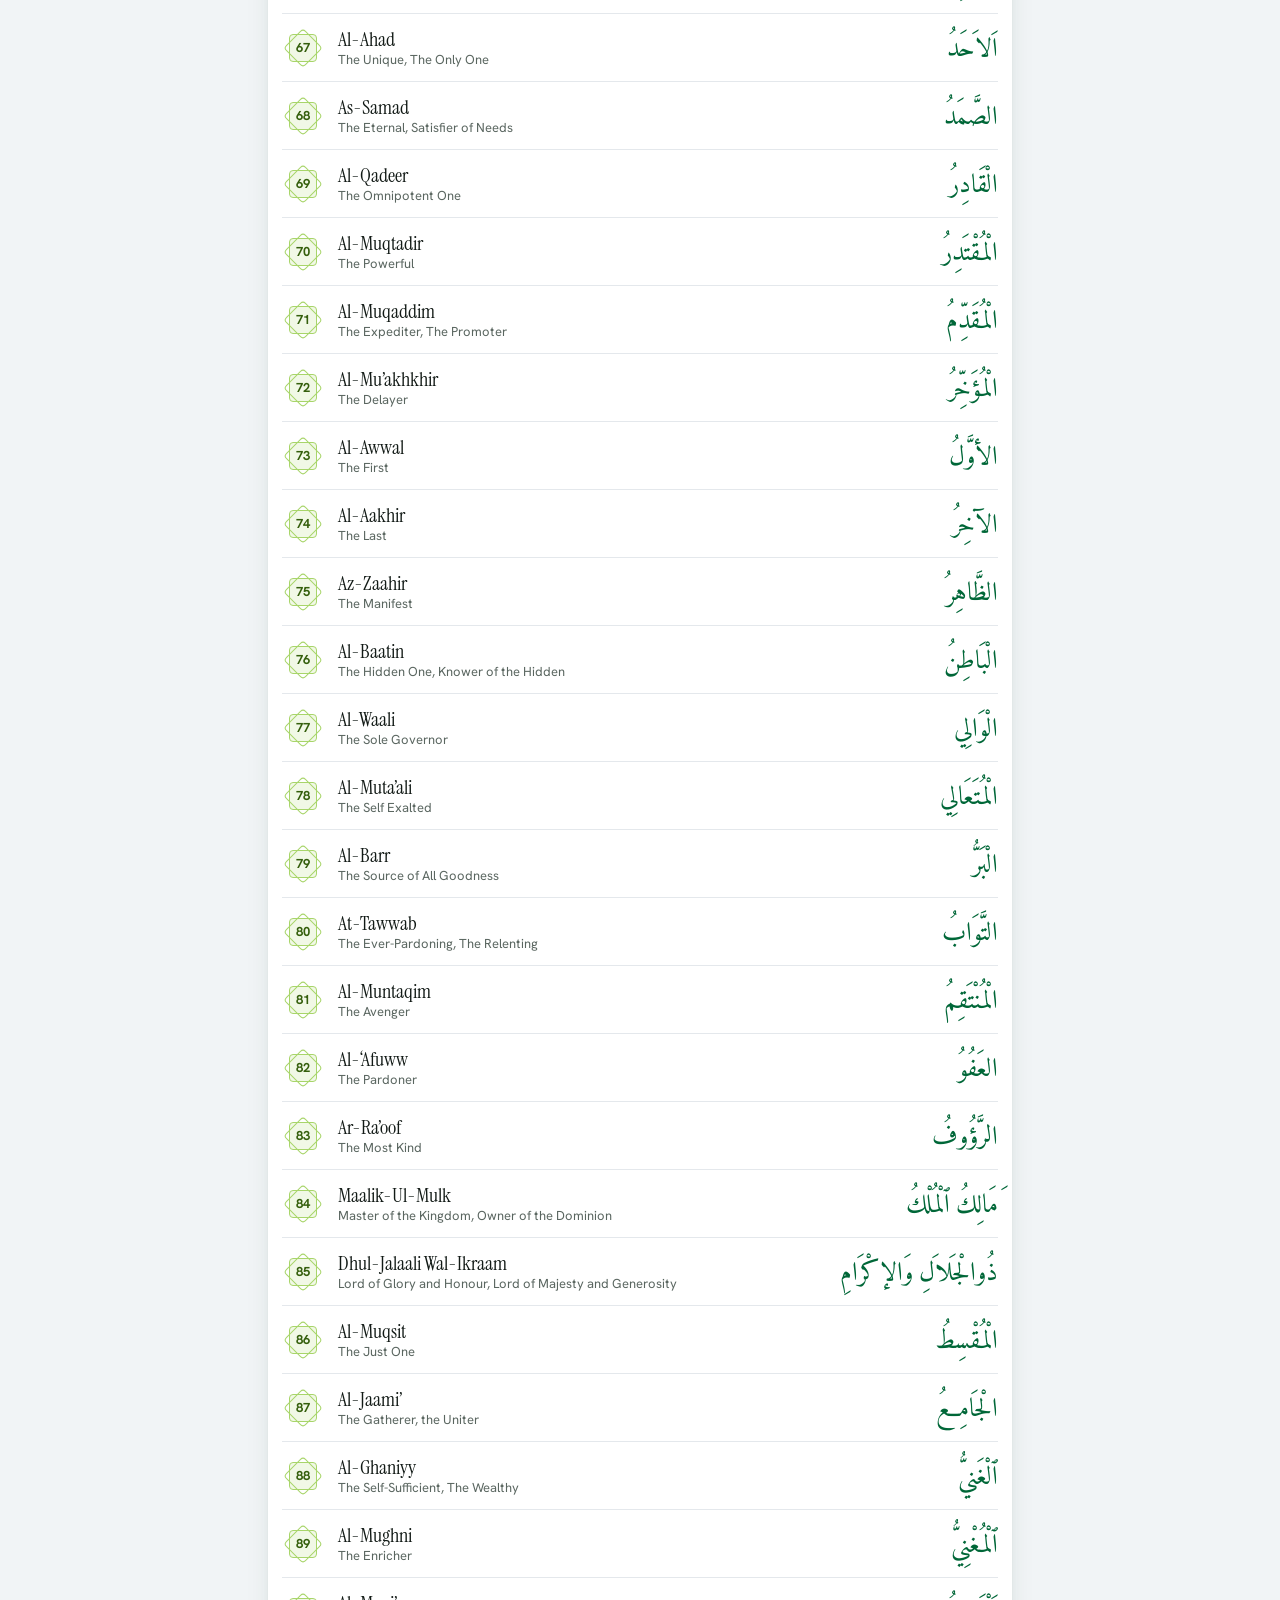
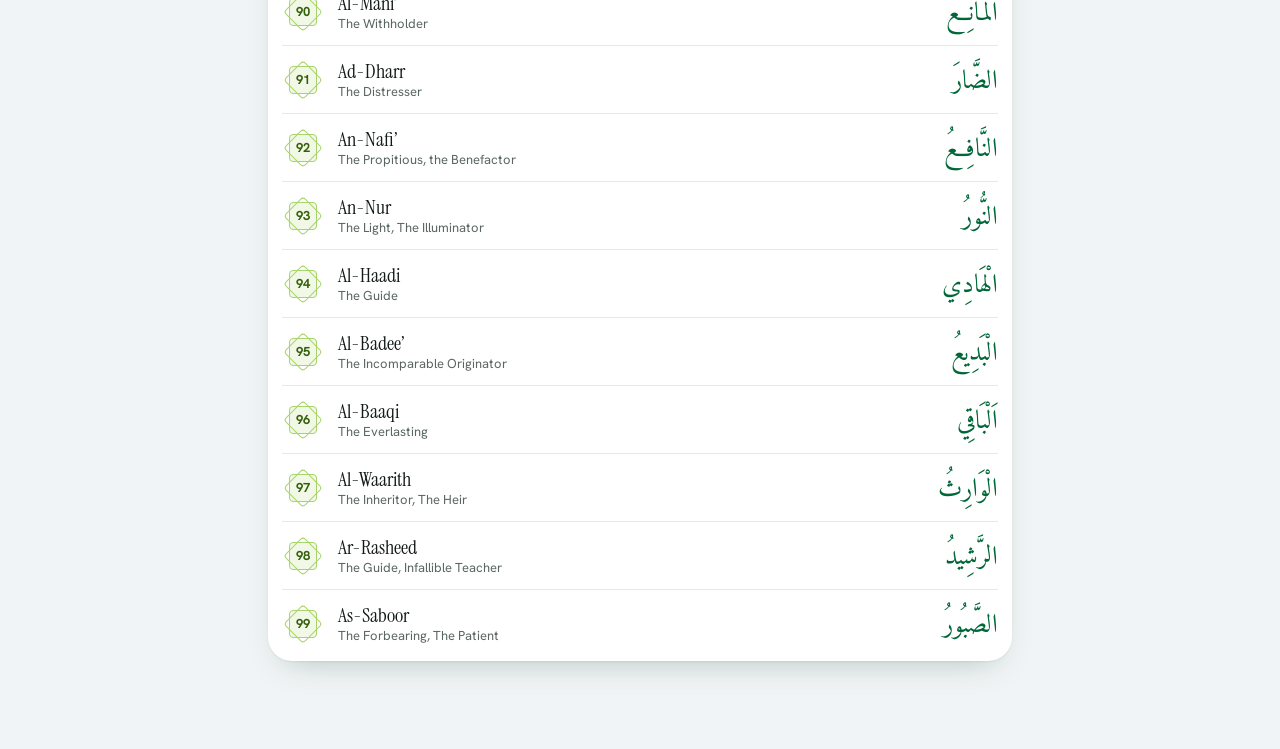
<file: test/app/names.html>
<!doctype html>
<html lang="en" data-theme="light">
<head>
<meta charset="utf-8">
<meta name="viewport" content="width=device-width,initial-scale=1,maximum-scale=1,user-scalable=no,viewport-fit=cover">
<meta name="theme-color" content="#044326">
<meta name="color-scheme" content="light">
<meta name="format-detection" content="telephone=no">
<title>99 Names of Allah | Stepney Shah Jalal Mosque</title>
<link rel="icon" href="assets/images/icons/favicon-32.png" type="image/png">
<link rel="apple-touch-icon" href="assets/images/icons/apple-touch-icon.png">
<link rel="stylesheet" href="assets/css/fonts.css">
<link rel="stylesheet" href="assets/css/app.css">
</head>
<!-- 99 Names of Allah (side menu) -->
<body data-page="names">
<div class="app">
  <!-- this screen's own content: moving between screens swaps only this (nav.js, with HTMX); the tabs and side menu stay -->
  <div id="view">
  <div class="view" data-page="names" data-scripts="names.js">
    <!-- the header stays at the top while scrolling through the names -->
    <div class="sticky-head">
      <header class="top top-sm">
        <div class="pattern" aria-hidden="true"></div>
        <div class="top-bar">
          <button class="icon-btn" type="button" data-menu-open aria-controls="drawer" aria-expanded="false" aria-label="Open menu"><svg class="ico"><use href="#i-menu"/></svg></button>
          <div class="page-title"><h1>99 Names of Allah</h1><p>Al-Asma ul-Husna</p></div>
          <button class="icon-btn" type="button" data-share aria-label="Share this app"><svg class="ico"><use href="#i-share"/></svg></button>
        </div>
      </header>
    </div>

    <main class="main n-main" id="main">
      <label class="n-find">
        <svg class="ico" aria-hidden="true"><use href="#i-search"/></svg>
        <input id="nFind" type="search" placeholder="Search a name, meaning or number" autocomplete="off" aria-label="Search the names">
        <span class="n-count tnum" id="nCount" aria-live="polite"></span>
      </label>

      <section class="n-allah" id="nAllah" aria-label="Allah"></section>

      <ol class="n-list" id="nList" aria-label="The 99 Names"></ol>
      <p class="n-none" id="nNone" hidden>No names match your search.</p>
    </main>
  </div>
  </div>
</div>

<script src="assets/js/config.js"></script>
<script src="assets/data/builtin-data.js"></script>
<script src="assets/js/app.js"></script>
<script src="assets/js/data.js"></script>
<script src="assets/js/alerts.js"></script>
<script src="assets/js/vendor/htmx.min.js"></script>
<script src="assets/js/nav.js"></script>
</body>
</html>
</file>
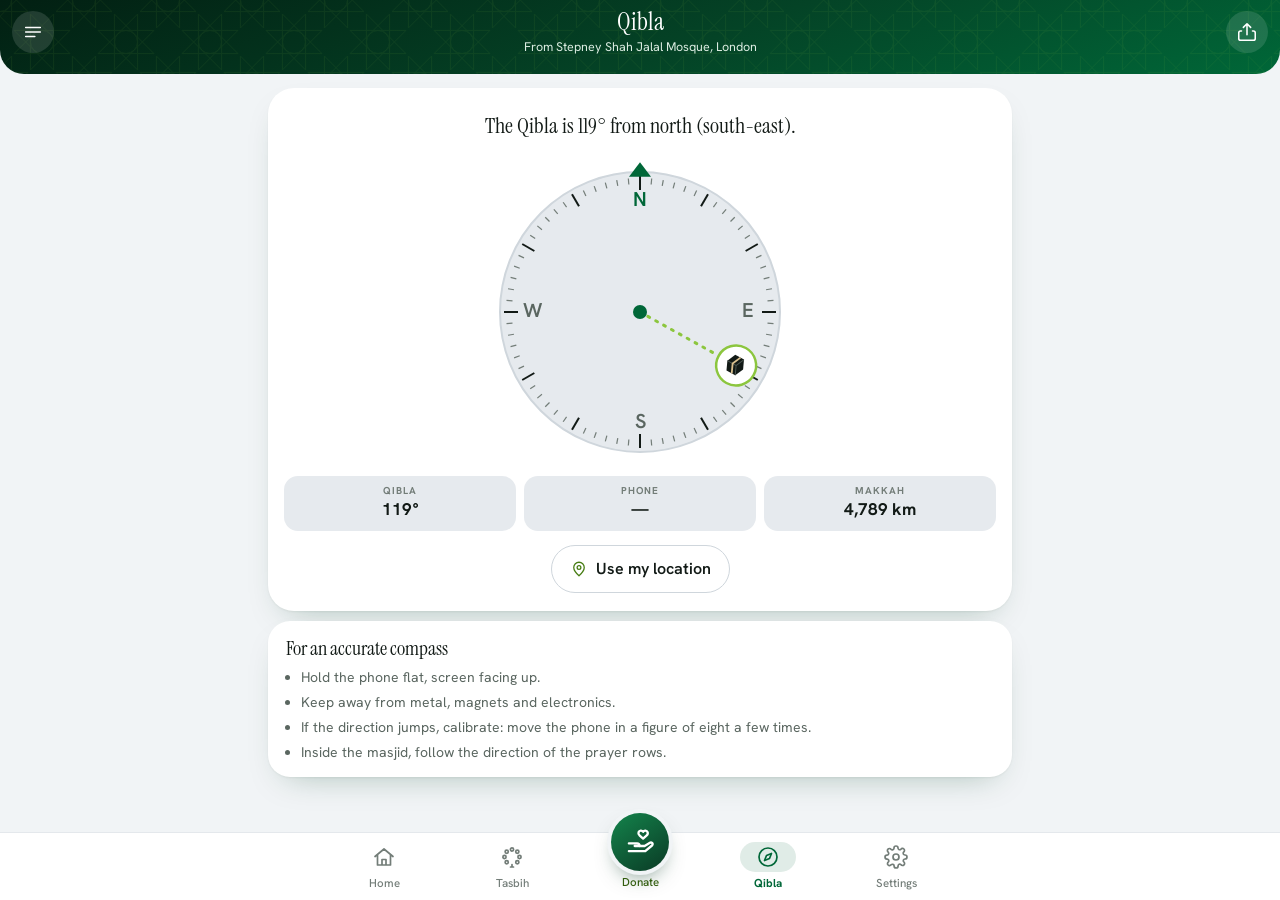
<file: test/app/qibla.html>
<!doctype html>
<html lang="en" data-theme="light">
<head>
<meta charset="utf-8">
<meta name="viewport" content="width=device-width,initial-scale=1,maximum-scale=1,user-scalable=no,viewport-fit=cover">
<meta name="theme-color" content="#044326">
<meta name="color-scheme" content="light">
<meta name="format-detection" content="telephone=no">
<title>Qibla | Stepney Shah Jalal Mosque</title>
<link rel="icon" href="assets/images/icons/favicon-32.png" type="image/png">
<link rel="apple-touch-icon" href="assets/images/icons/apple-touch-icon.png">
<link rel="stylesheet" href="assets/css/fonts.css">
<link rel="stylesheet" href="assets/css/app.css">
</head>
<!-- Qibla tab: the direction of the Kaaba, with a live compass where the phone has one -->
<body data-page="qibla">
<div class="app">
  <!-- this screen's own content: moving between screens swaps only this (nav.js, with HTMX); the tabs and side menu stay -->
  <div id="view">
  <div class="view" data-page="qibla" data-scripts="qibla.js">
    <!-- the header stays at the top while scrolling -->
    <div class="sticky-head">
      <header class="top top-sm">
        <div class="pattern" aria-hidden="true"></div>
        <div class="top-bar">
          <button class="icon-btn" type="button" data-menu-open aria-controls="drawer" aria-expanded="false" aria-label="Open menu"><svg class="ico"><use href="#i-menu"/></svg></button>
          <div class="page-title"><h1>Qibla</h1><p id="qPlace">&nbsp;</p></div>
          <button class="icon-btn" type="button" data-share aria-label="Share this app"><svg class="ico"><use href="#i-share"/></svg></button>
        </div>
      </header>
    </div>

    <main class="main q-main" id="main">
      <section class="q-card" aria-labelledby="qStatus">
        <p class="q-status" id="qStatus" role="status" aria-live="polite">Finding the Qibla…</p>

        <!-- Compass: the dial turns with the phone; the pointer at the top is where the phone points -->
        <div class="q-compass" id="qCompass">
          <svg class="q-pointer" viewBox="0 0 24 16" aria-hidden="true"><path d="M12 0 24 16H0z"/></svg>
          <svg class="q-dial" id="qDial" viewBox="0 0 300 300" role="img" aria-labelledby="qStatus">
            <circle class="q-ring" cx="150" cy="150" r="140"/>
            <g id="qTicks"></g>
            <g class="q-letters">
              <text x="150" y="44" class="q-n">N</text><text x="258" y="155">E</text><text x="150" y="266">S</text><text x="42" y="155">W</text>
            </g>
            <!-- direction of the Kaaba (rotated to the Qibla bearing by qibla.js) -->
            <g id="qMark">
              <line class="q-line" x1="150" y1="150" x2="150" y2="62"/>
              <g class="q-kaaba" transform="translate(150 40)">
                <circle r="20"/>
                <path d="M-9-4 0-8 9-4v10L0 10-9 6z" class="q-cube"/><path d="M-9-4 0 0 9-4M0 0v10" class="q-cube-edge"/>
                <path d="M-9 0 0 4 9 0" class="q-kiswah"/>
              </g>
            </g>
            <circle class="q-hub" cx="150" cy="150" r="7"/>
          </svg>
        </div>

        <div class="q-read">
          <div><small>Qibla</small><b class="tnum" id="qBearing">—</b></div>
          <div><small>Phone</small><b class="tnum" id="qHeading">—</b></div>
          <div><small>Makkah</small><b class="tnum" id="qDistance">—</b></div>
        </div>

        <div class="q-actions">
          <button class="btn-main" type="button" id="qStart" hidden>Start compass</button>
          <button class="btn-line" type="button" id="qLocate"><svg class="ico"><use href="#i-pin"/></svg>Use my location</button>
        </div>
      </section>

      <section class="q-tips" aria-labelledby="qTipsTitle">
        <h2 id="qTipsTitle">For an accurate compass</h2>
        <ul>
          <li>Hold the phone flat, screen facing up.</li>
          <li>Keep away from metal, magnets and electronics.</li>
          <li>If the direction jumps, calibrate: move the phone in a figure of eight a few times.</li>
          <li>Inside the masjid, follow the direction of the prayer rows.</li>
        </ul>
      </section>
    </main>
  </div>
  </div>
</div>

<script src="assets/js/config.js"></script>
<script src="assets/data/builtin-data.js"></script>
<script src="assets/js/app.js"></script>
<script src="assets/js/data.js"></script>
<script src="assets/js/alerts.js"></script>
<script src="assets/js/vendor/htmx.min.js"></script>
<script src="assets/js/nav.js"></script>
</body>
</html>
</file>
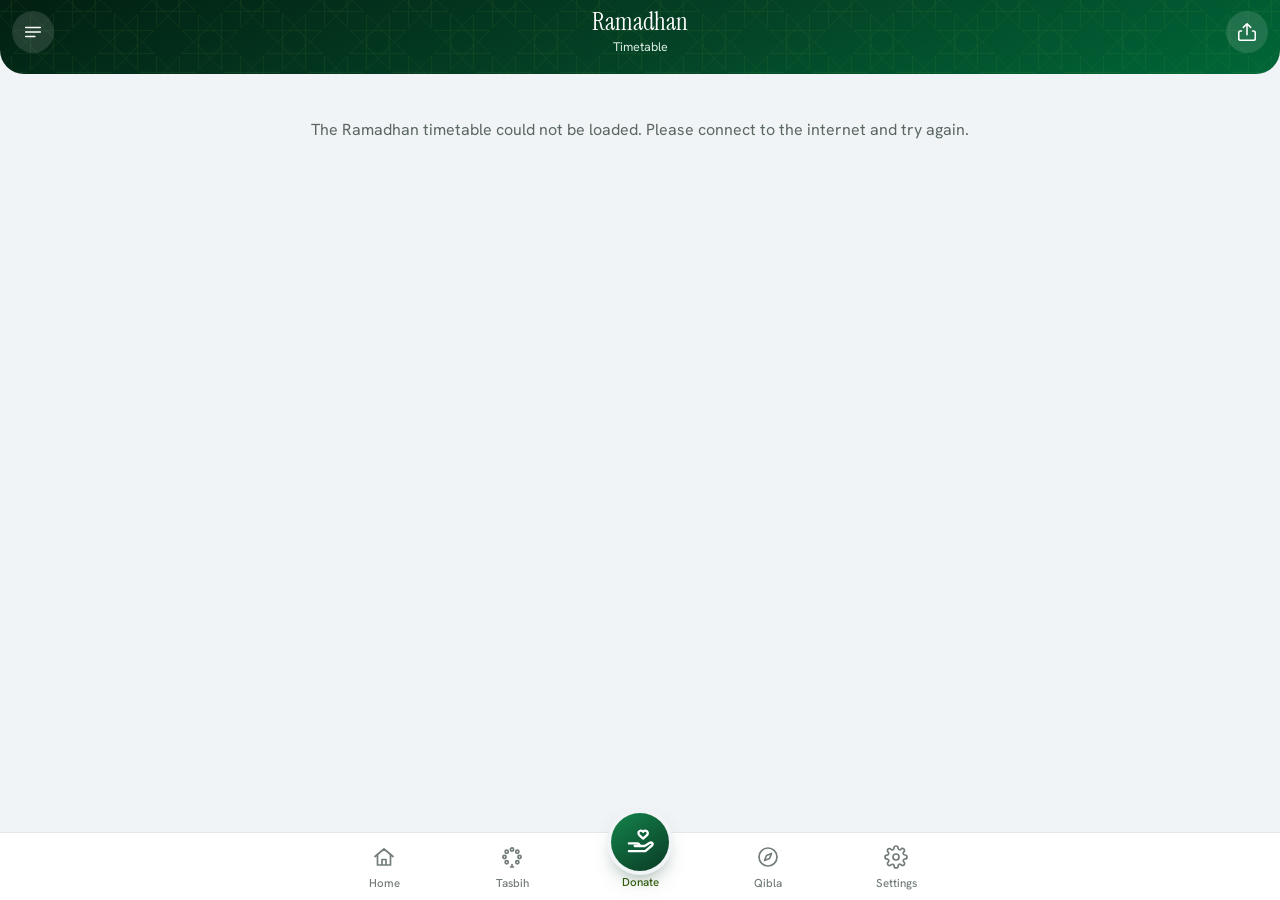
<file: test/app/ramadan.html>
<!doctype html>
<html lang="en" data-theme="light">
<head>
<meta charset="utf-8">
<meta name="viewport" content="width=device-width,initial-scale=1,maximum-scale=1,user-scalable=no,viewport-fit=cover">
<meta name="theme-color" content="#044326">
<meta name="color-scheme" content="light">
<meta name="format-detection" content="telephone=no">
<title>Ramadhan Timetable | Stepney Shah Jalal Mosque</title>
<link rel="icon" href="assets/images/icons/favicon-32.png" type="image/png">
<link rel="apple-touch-icon" href="assets/images/icons/apple-touch-icon.png">
<link rel="stylesheet" href="assets/css/fonts.css">
<link rel="stylesheet" href="assets/css/app.css">
</head>
<!-- Ramadhan timetable (side menu): Sehri and Iftar for each day, Eid salah and Sadaqah al-Fitr -->
<body data-page="ramadan">
<div class="app">
  <!-- this screen's own content: moving between screens swaps only this (nav.js, with HTMX); the tabs and side menu stay -->
  <div id="view">
  <div class="view" data-page="ramadan" data-scripts="ramadan.js">
    <div class="sticky-head">
      <header class="top top-sm">
        <div class="pattern" aria-hidden="true"></div>
        <div class="top-bar">
          <button class="icon-btn" type="button" data-menu-open aria-controls="drawer" aria-expanded="false" aria-label="Open menu"><svg class="ico"><use href="#i-menu"/></svg></button>
          <div class="page-title"><h1>Ramadhan</h1><p id="rSub">Timetable</p></div>
          <button class="icon-btn" type="button" data-share aria-label="Share this app"><svg class="ico"><use href="#i-share"/></svg></button>
        </div>
      </header>
    </div>

    <main class="main r-main" id="main">
      <p class="r-empty" id="rEmpty">Loading the Ramadhan timetable…</p>
      <div id="rBody" hidden>
        <!-- today: Sehri and Iftar with a countdown (or the days until Ramadhan, or Eid Mubarak) -->
        <section class="r-now" id="rNow" aria-live="polite"></section>

        <div class="r-info" id="rInfo"></div>

        <a class="r-dua" href="duas.html#dua-13"><svg class="ico"><use href="#i-book"/></svg><span>Dua for breaking the fast</span><svg class="ico chev"><use href="#i-chev"/></svg></a>

        <table class="r-table" aria-label="Sehri and Iftar for each day of Ramadhan">
          <thead><tr><th scope="col">Day</th><th scope="col">Date</th><th scope="col">Sehri ends</th><th scope="col">Iftar</th></tr></thead>
          <tbody id="rRows"></tbody>
        </table>
        <p class="r-note">Times are for Stepney Shah Jalal Mosque, London. Ramadhan begins and ends with the sighting of the moon.</p>
      </div>
    </main>
  </div>
  </div>
</div>

<script src="assets/js/config.js"></script>
<script src="assets/data/builtin-data.js"></script>
<script src="assets/js/app.js"></script>
<script src="assets/js/data.js"></script>
<script src="assets/js/alerts.js"></script>
<script src="assets/js/vendor/htmx.min.js"></script>
<script src="assets/js/nav.js"></script>
</body>
</html>
</file>
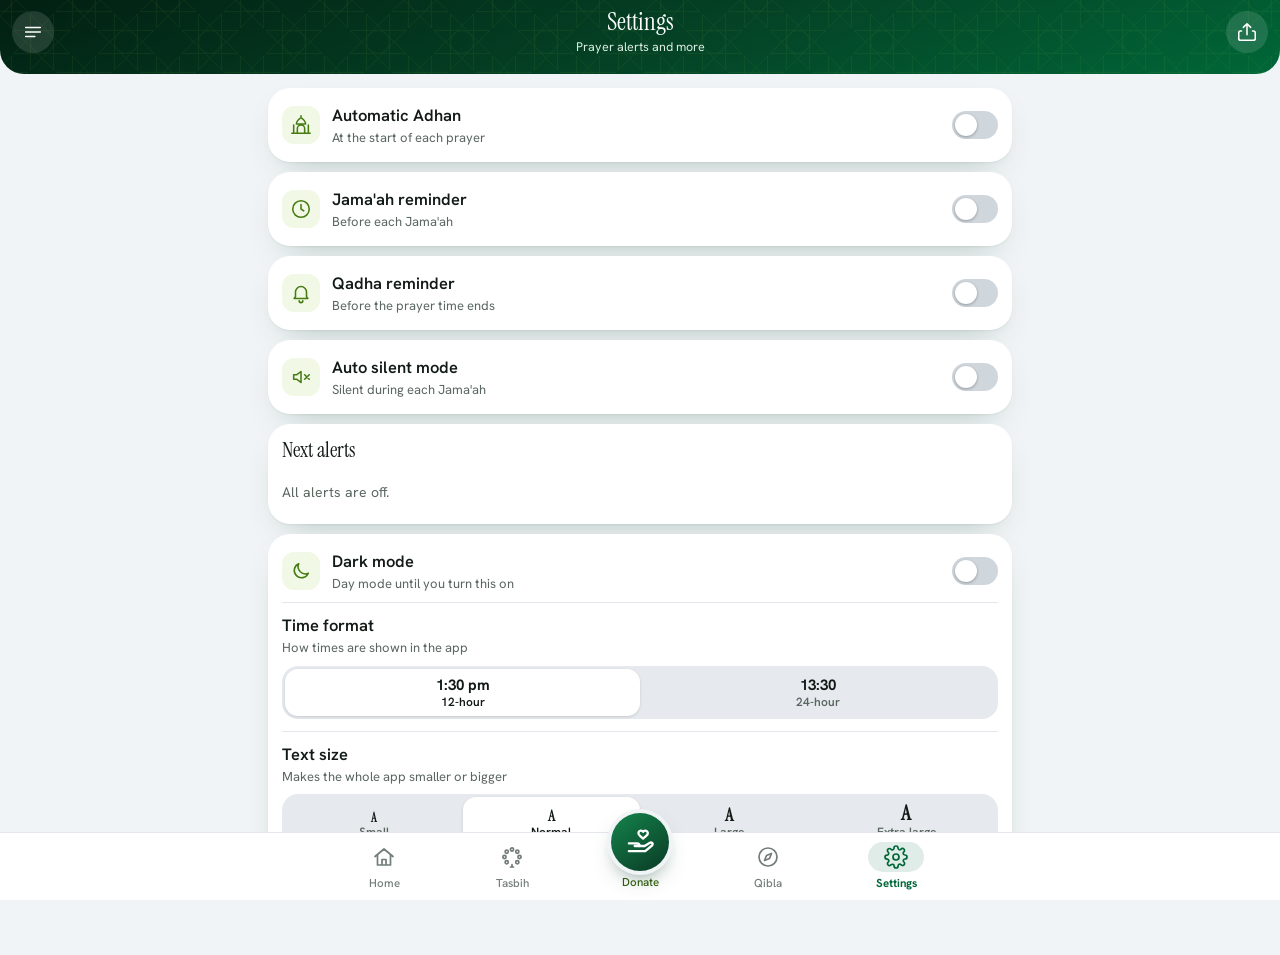
<file: test/app/settings.html>
<!doctype html>
<html lang="en" data-theme="light">
<head>
<meta charset="utf-8">
<meta name="viewport" content="width=device-width,initial-scale=1,maximum-scale=1,user-scalable=no,viewport-fit=cover">
<meta name="theme-color" content="#044326">
<meta name="color-scheme" content="light">
<meta name="format-detection" content="telephone=no">
<title>Settings | Stepney Shah Jalal Mosque</title>
<link rel="icon" href="assets/images/icons/favicon-32.png" type="image/png">
<link rel="apple-touch-icon" href="assets/images/icons/apple-touch-icon.png">
<link rel="stylesheet" href="assets/css/fonts.css">
<link rel="stylesheet" href="assets/css/app.css">
</head>
<!-- Settings tab: prayer alerts (Adhan, Jama'ah reminder, Qadha reminder), auto silent mode and appearance -->
<body data-page="settings">
<div class="app">
  <!-- this screen's own content: moving between screens swaps only this (nav.js, with HTMX); the tabs and side menu stay -->
  <div id="view">
  <div class="view" data-page="settings" data-scripts="settings.js">
    <!-- the header stays at the top while scrolling -->
    <div class="sticky-head">
      <header class="top top-sm">
        <div class="pattern" aria-hidden="true"></div>
        <div class="top-bar">
          <button class="icon-btn" type="button" data-menu-open aria-controls="drawer" aria-expanded="false" aria-label="Open menu"><svg class="ico"><use href="#i-menu"/></svg></button>
          <div class="page-title"><h1>Settings</h1><p>Prayer alerts and more</p></div>
          <button class="icon-btn" type="button" data-share aria-label="Share this app"><svg class="ico"><use href="#i-share"/></svg></button>
        </div>
      </header>
    </div>

    <main class="main s-main" id="main">

      <!-- Adhan -->
      <section class="s-card" aria-labelledby="sAdhanT">
        <button class="s-switch" type="button" role="switch" id="sAdhanOn" aria-checked="false">
          <svg class="ico s-ico"><use href="#i-mosque"/></svg>
          <span><b id="sAdhanT">Automatic Adhan</b><small>At the start of each prayer</small></span>
          <i class="switch" aria-hidden="true"></i>
        </button>
        <div class="s-more" id="sAdhanMore">
          <p class="s-help">For each prayer: the full <b>Adhan</b>, a short <b>Alert</b>, or <b>Off</b>.</p>
          <ul class="s-prayers" id="sAdhanList"></ul>
          <button class="btn-line s-try" type="button" id="sTry"><svg class="ico"><use href="#i-sound"/></svg><span>Play the Adhan</span></button>
        </div>
      </section>

      <!-- Jama'ah reminder -->
      <section class="s-card" aria-labelledby="sJamT">
        <button class="s-switch" type="button" role="switch" id="sJamOn" aria-checked="false">
          <svg class="ico s-ico"><use href="#i-clock"/></svg>
          <span><b id="sJamT">Jama'ah reminder</b><small id="sJamSub">Before each Jama'ah</small></span>
          <i class="switch" aria-hidden="true"></i>
        </button>
        <div class="s-more" id="sJamMore">
          <p class="s-help">Tick the prayers to remind you of, and how many minutes before each Jama'ah.</p>
          <ul class="s-prayers s-remind" data-for="jamaah" data-min="5" data-max="60"></ul>
        </div>
      </section>

      <!-- Qadha reminder -->
      <section class="s-card" aria-labelledby="sQadT">
        <button class="s-switch" type="button" role="switch" id="sQadOn" aria-checked="false">
          <svg class="ico s-ico"><use href="#i-bell"/></svg>
          <span><b id="sQadT">Qadha reminder</b><small id="sQadSub">Before the prayer time ends</small></span>
          <i class="switch" aria-hidden="true"></i>
        </button>
        <div class="s-more" id="sQadMore">
          <p class="s-help">Tick the prayers to remind you of, and how many minutes before each prayer's time ends.</p>
          <ul class="s-prayers s-remind" data-for="qadha" data-min="5" data-max="120"></ul>
          <p class="s-help s-small">Fajr ends at sunrise, Dhuhr at Asr, Asr at Maghrib, Maghrib at Isha, and Isha at Fajr.</p>
        </div>
      </section>

      <!-- Auto silent mode (the native app silences the phone; not on iPhone and iPad, settings.js) -->
      <section class="s-card" id="sSilCard" aria-labelledby="sSilT">
        <button class="s-switch" type="button" role="switch" id="sSilOn" aria-checked="false">
          <svg class="ico s-ico"><use href="#i-silent"/></svg>
          <span><b id="sSilT">Auto silent mode</b><small id="sSilSub">Silent during each Jama'ah</small></span>
          <i class="switch" aria-hidden="true"></i>
        </button>
        <div class="s-more" id="sSilMore">
          <p class="s-help">Tick the prayers. For each: how many minutes <b>before</b> the Jama'ah the phone goes silent, and how many minutes <b>after</b> it starts the sound comes back on.</p>
          <ul class="s-prayers s-silent" id="sSilList"></ul>
          <p class="s-help s-small" id="sSilNote" hidden>This works in the installed app. iPhones don't let apps silence the phone, so on iPhone you can use a Focus instead.</p>
        </div>
      </section>

      <!-- what is coming -->
      <section class="s-card s-next" aria-labelledby="sNextT">
        <h2 id="sNextT">Next alerts</h2>
        <ul id="sNext"></ul>
      </section>

      <section class="s-card" aria-label="Appearance">
        <button class="s-switch" type="button" role="switch" aria-checked="false" data-theme-toggle>
          <svg class="ico s-ico"><use href="#i-moon"/></svg>
          <span><b>Dark mode</b><small>Day mode until you turn this on</small></span>
          <i class="switch" aria-hidden="true"></i>
        </button>
        <div class="s-text">
          <span class="s-text-head"><b id="sClockT">Time format</b><small>How times are shown in the app</small></span>
          <span class="s-seg s-seg-clock" role="radiogroup" aria-labelledby="sClockT">
            <button type="button" role="radio" data-clock="12"><b>1:30 pm</b>12-hour</button>
            <button type="button" role="radio" data-clock="24"><b>13:30</b>24-hour</button>
          </span>
        </div>
        <div class="s-text">
          <span class="s-text-head"><b id="sTextT">Text size</b><small>Makes the whole app smaller or bigger</small></span>
          <span class="s-seg s-seg-text" role="radiogroup" aria-labelledby="sTextT">
            <button type="button" role="radio" data-text-size="small"><span style="font-size:12px">A</span>Small</button>
            <button type="button" role="radio" data-text-size="normal"><span style="font-size:15px">A</span>Normal</button>
            <button type="button" role="radio" data-text-size="large"><span style="font-size:18px">A</span>Large</button>
            <button type="button" role="radio" data-text-size="xlarge"><span style="font-size:21px">A</span>Extra large</button>
          </span>
        </div>
      </section>
    </main>
  </div>
  </div>
</div>

<script src="assets/js/config.js"></script>
<script src="assets/data/builtin-data.js"></script>
<script src="assets/js/app.js"></script>
<script src="assets/js/data.js"></script>
<script src="assets/js/alerts.js"></script>
<script src="assets/js/vendor/htmx.min.js"></script>
<script src="assets/js/nav.js"></script>
</body>
</html>
</file>
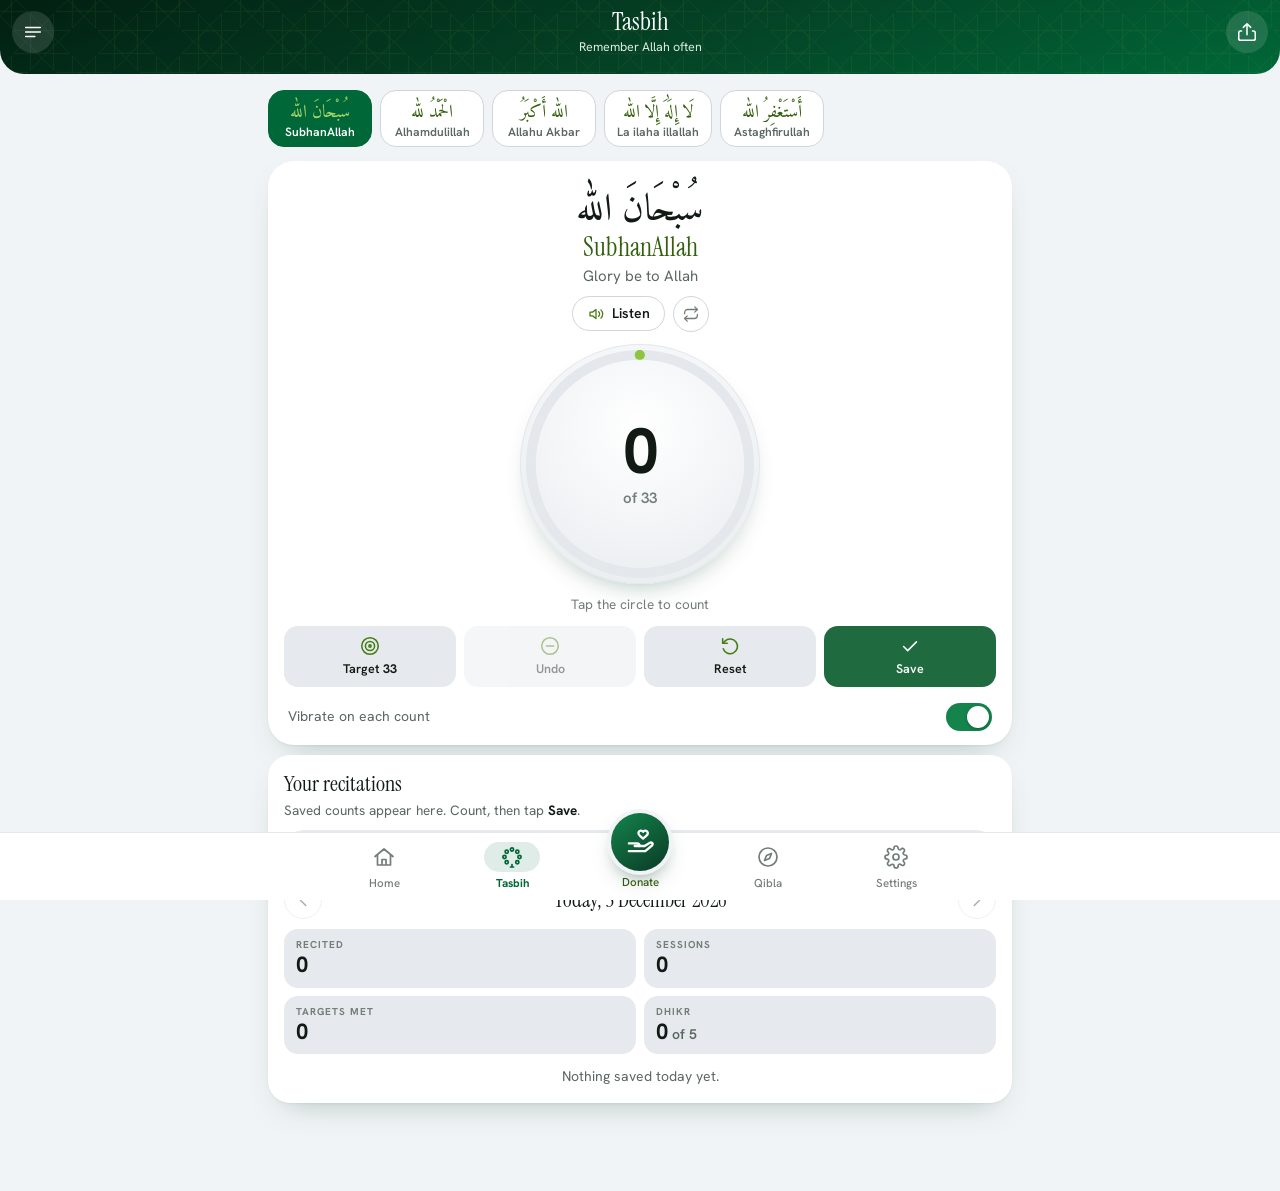
<file: test/app/tasbih.html>
<!doctype html>
<html lang="en" data-theme="light">
<head>
<meta charset="utf-8">
<meta name="viewport" content="width=device-width,initial-scale=1,maximum-scale=1,user-scalable=no,viewport-fit=cover">
<meta name="theme-color" content="#044326">
<meta name="color-scheme" content="light">
<meta name="format-detection" content="telephone=no">
<title>Tasbih | Stepney Shah Jalal Mosque</title>
<link rel="icon" href="assets/images/icons/favicon-32.png" type="image/png">
<link rel="apple-touch-icon" href="assets/images/icons/apple-touch-icon.png">
<link rel="stylesheet" href="assets/css/fonts.css">
<link rel="stylesheet" href="assets/css/app.css">
</head>
<!-- Tasbih tab: a dhikr counter with a target, and a history of saved recitations -->
<body data-page="tasbih">
<div class="app">
  <!-- this screen's own content: moving between screens swaps only this (nav.js, with HTMX); the tabs and side menu stay -->
  <div id="view">
  <div class="view" data-page="tasbih" data-scripts="tasbih.js">
    <!-- the header stays at the top while scrolling -->
    <div class="sticky-head">
      <header class="top top-sm">
        <div class="pattern" aria-hidden="true"></div>
        <div class="top-bar">
          <button class="icon-btn" type="button" data-menu-open aria-controls="drawer" aria-expanded="false" aria-label="Open menu"><svg class="ico"><use href="#i-menu"/></svg></button>
          <div class="page-title"><h1>Tasbih</h1><p>Remember Allah often</p></div>
          <button class="icon-btn" type="button" data-share aria-label="Share this app"><svg class="ico"><use href="#i-share"/></svg></button>
        </div>
      </header>
    </div>

    <main class="main t-main" id="main">
      <!-- the five dhikr (filled by tasbih.js) -->
      <div class="t-pick" id="tPick" role="radiogroup" aria-label="Choose a dhikr"></div>

      <section class="t-card" aria-labelledby="tName">
        <div class="t-words">
          <p class="t-ar" id="tAr" lang="ar" dir="rtl"></p>
          <h2 class="t-name" id="tName"></h2>
          <p class="t-en" id="tEn"></p>
          <div class="t-audio">
            <button class="t-listen" type="button" id="tListen" aria-pressed="false"><svg class="ico"><use href="#i-sound"/></svg><span>Listen</span></button>
            <button class="t-repeat" type="button" id="tRepeat" aria-pressed="false" aria-label="Repeat is off" title="Repeat"><svg class="ico"><use href="#i-repeat"/></svg></button>
          </div>
        </div>

        <!-- the counter: tap anywhere on the circle -->
        <button class="t-counter" type="button" id="tTap" aria-describedby="tOf">
          <svg class="t-ring" viewBox="0 0 220 220" aria-hidden="true">
            <circle class="t-ring-bg" cx="110" cy="110" r="100"/>
            <circle class="t-ring-fg" id="tRing" cx="110" cy="110" r="100" pathLength="100"/>
          </svg>
          <span class="t-count tnum" id="tCount" aria-live="polite">0</span>
          <span class="t-of tnum" id="tOf">of 33</span>
          <span class="t-round" id="tRound" hidden></span>
        </button>
        <p class="t-hint" id="tHint">Tap the circle to count</p>

        <div class="t-tools">
          <button type="button" id="tTarget"><svg class="ico"><use href="#i-target"/></svg><span>Target <b class="tnum" id="tTargetVal">33</b></span></button>
          <button type="button" id="tUndo" aria-label="Take one off the count"><svg class="ico"><use href="#i-minus"/></svg><span>Undo</span></button>
          <button type="button" id="tReset"><svg class="ico"><use href="#i-undo"/></svg><span>Reset</span></button>
          <button type="button" id="tSave" class="t-save"><svg class="ico"><use href="#i-check"/></svg><span>Save</span></button>
        </div>
        <button class="t-vibe" type="button" id="tVibe" role="switch" aria-checked="true" hidden><span>Vibrate on each count</span><i class="switch" aria-hidden="true"></i></button>
      </section>

      <section class="t-hist" aria-labelledby="tHistTitle">
        <div class="t-hist-head">
          <h2 id="tHistTitle">Your recitations</h2>
          <button class="t-clear" type="button" id="tClear" hidden>Clear all</button>
        </div>
        <p class="t-life" id="tLife"></p>
        <!-- day / month / year, and the period shown -->
        <div class="t-seg" role="tablist" aria-label="History by">
          <button type="button" role="tab" data-view="day">Day</button><button type="button" role="tab" data-view="month">Month</button><button type="button" role="tab" data-view="year">Year</button>
        </div>
        <div class="t-period">
          <button class="round-btn" type="button" id="tPrev" aria-label="Earlier"><svg class="ico"><use href="#i-left"/></svg></button>
          <h3 id="tPeriod" aria-live="polite"></h3>
          <button class="round-btn" type="button" id="tNext" aria-label="Later"><svg class="ico"><use href="#i-right"/></svg></button>
        </div>
        <div class="t-stats" id="tStats"></div>
        <!-- month: a bar for each day; year: a bar for each month (filled by tasbih.js) -->
        <div class="t-chart" id="tChart" hidden></div>
        <div id="tBreak"></div>
        <div id="tList"></div>
      </section>
    </main>

    <!-- small window from the bottom: choosing a target, or confirming -->
    <div class="sheet" id="tSheet" hidden>
      <div class="sheet-back" data-sheet-close></div>
      <div class="sheet-panel" role="dialog" aria-modal="true" aria-labelledby="tSheetTitle">
        <h2 id="tSheetTitle"></h2>
        <div id="tSheetBody"></div>
      </div>
    </div>
  </div>
  </div>
</div>

<script src="assets/js/config.js"></script>
<script src="assets/data/builtin-data.js"></script>
<script src="assets/js/app.js"></script>
<script src="assets/js/data.js"></script>
<script src="assets/js/alerts.js"></script>
<script src="assets/js/vendor/htmx.min.js"></script>
<script src="assets/js/nav.js"></script>
</body>
</html>
</file>
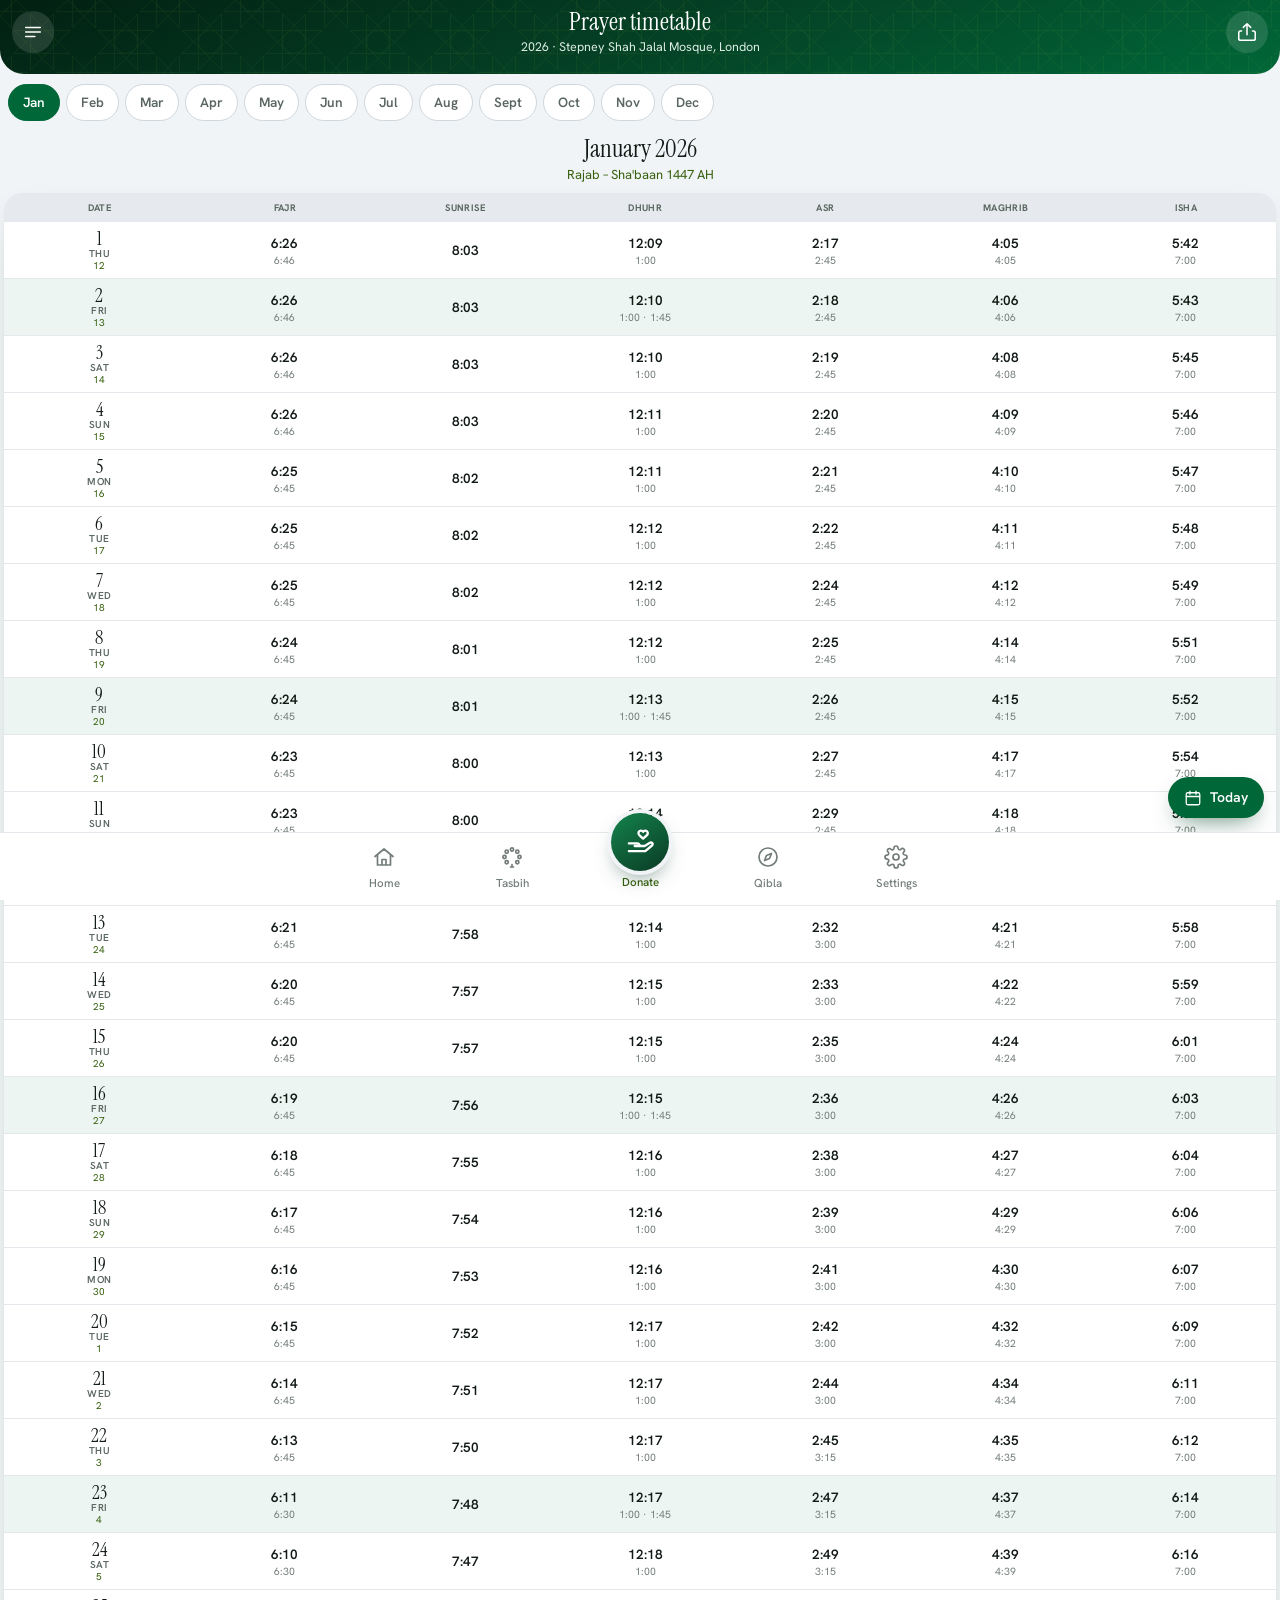
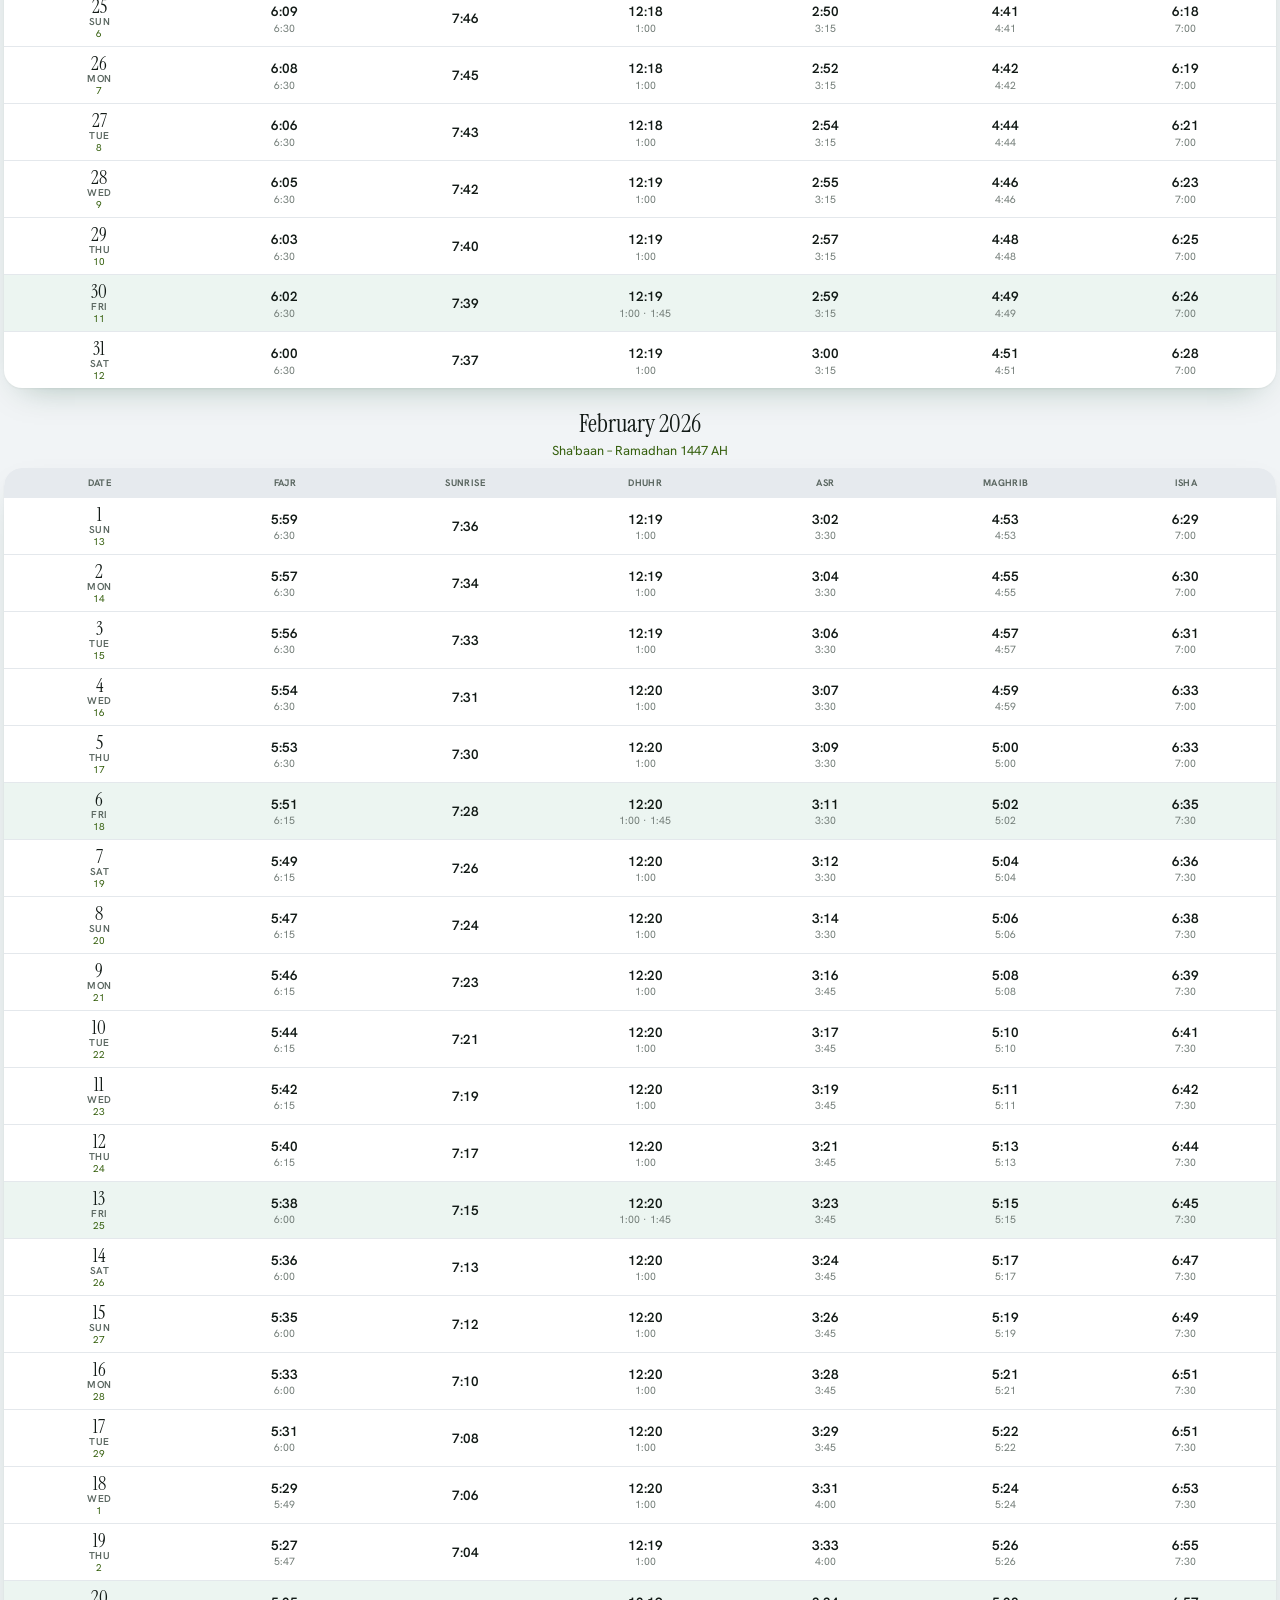
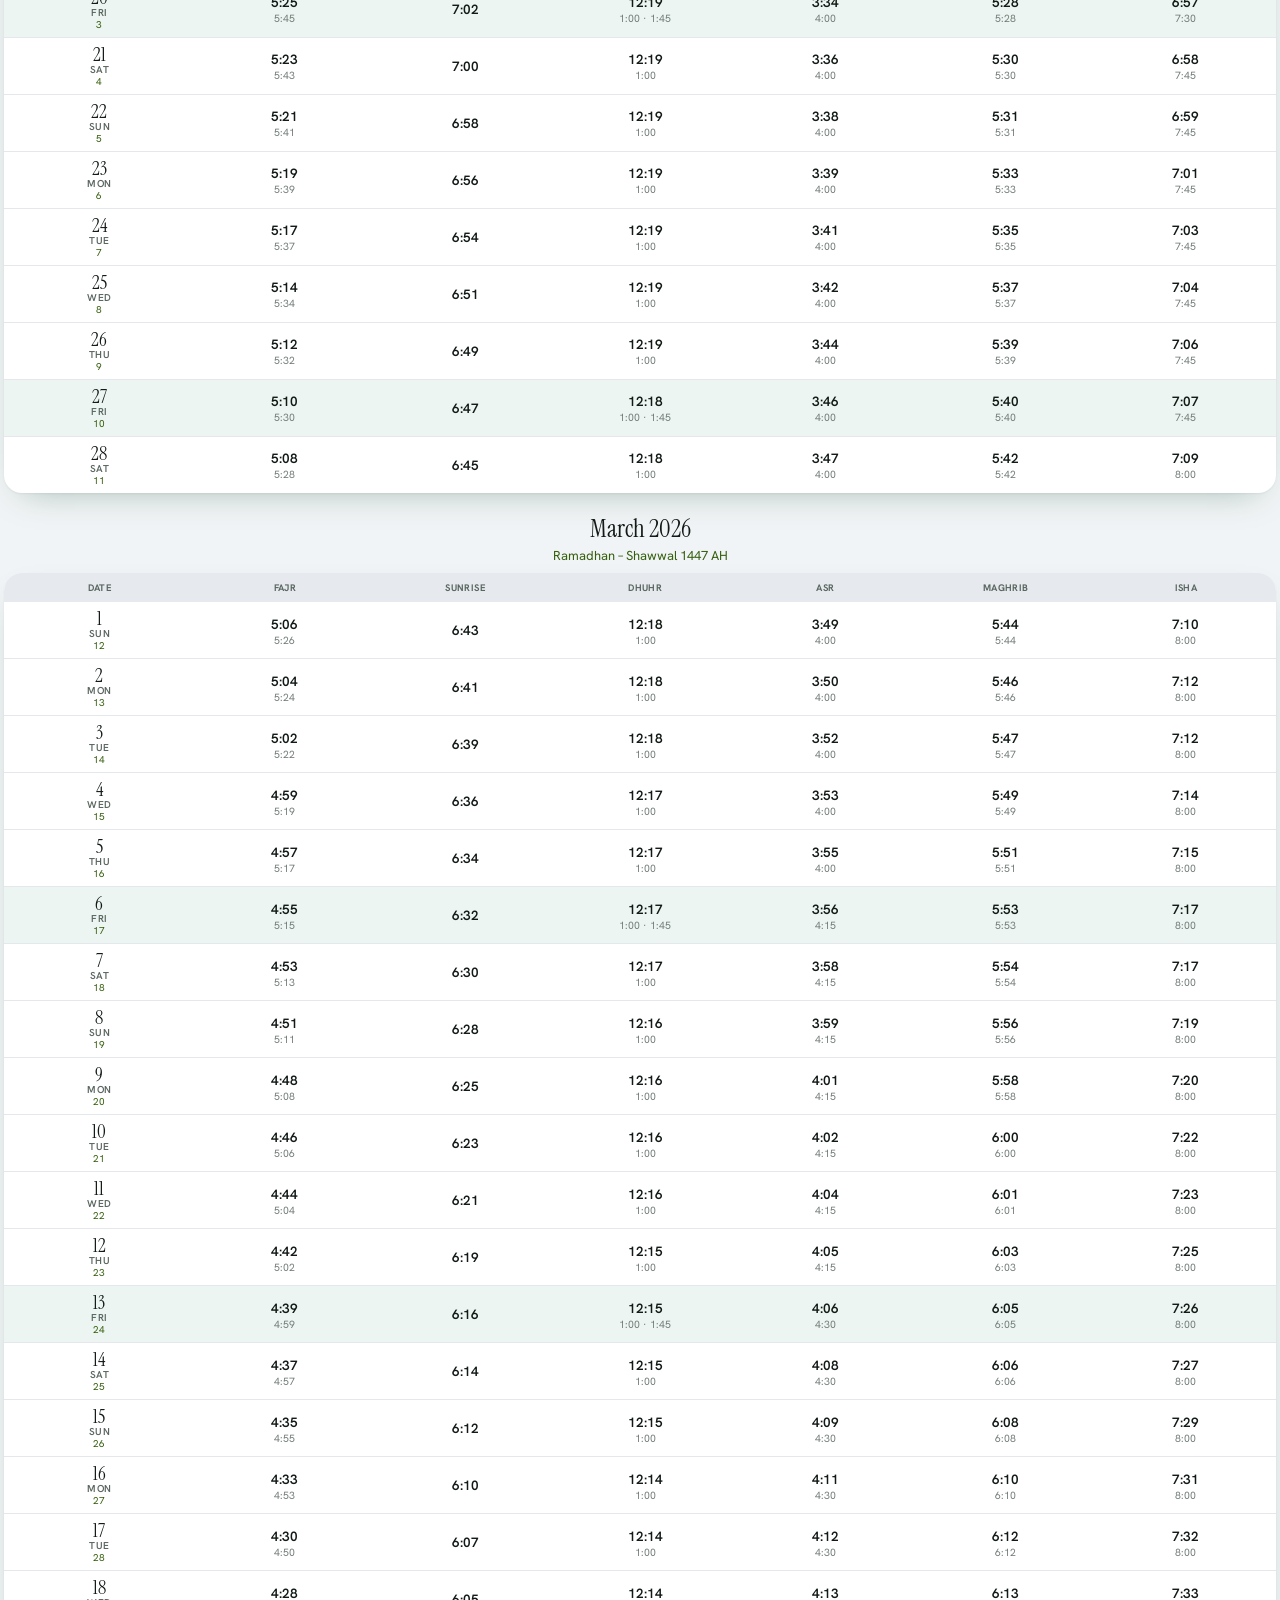
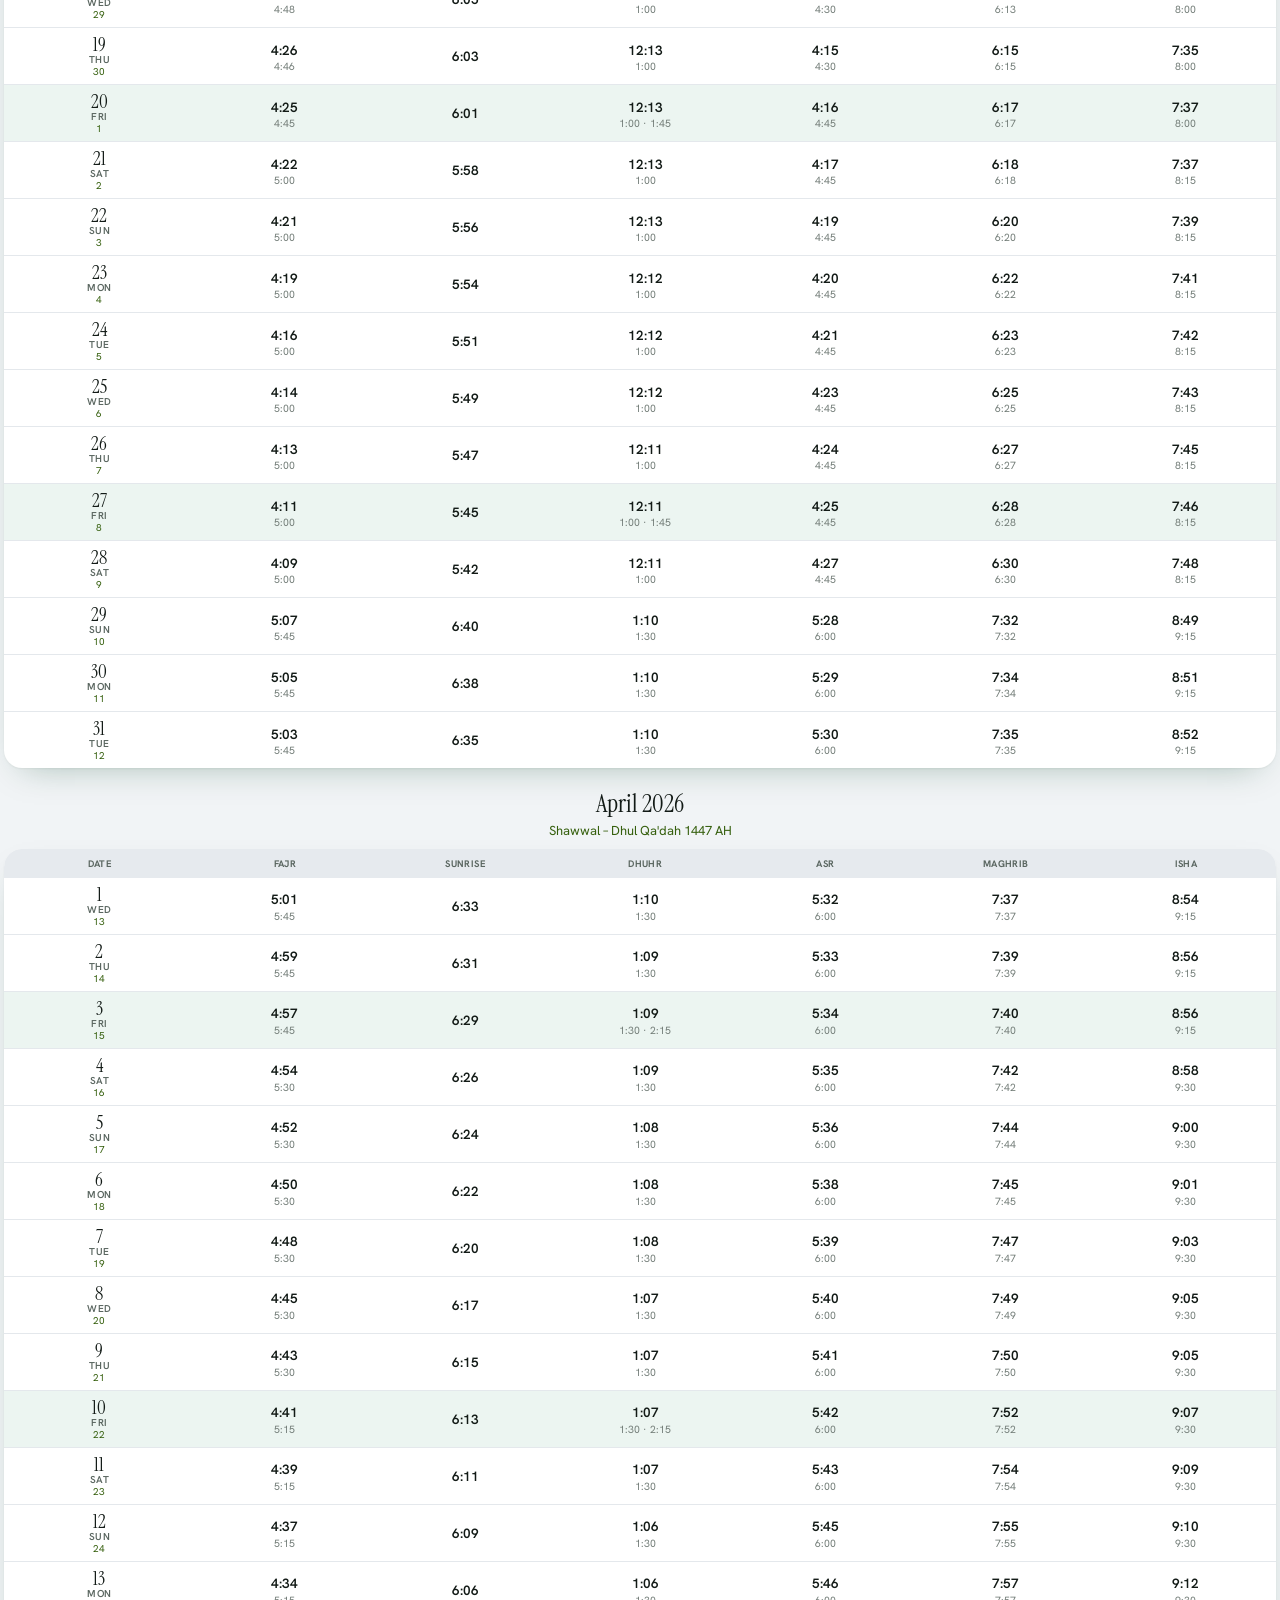
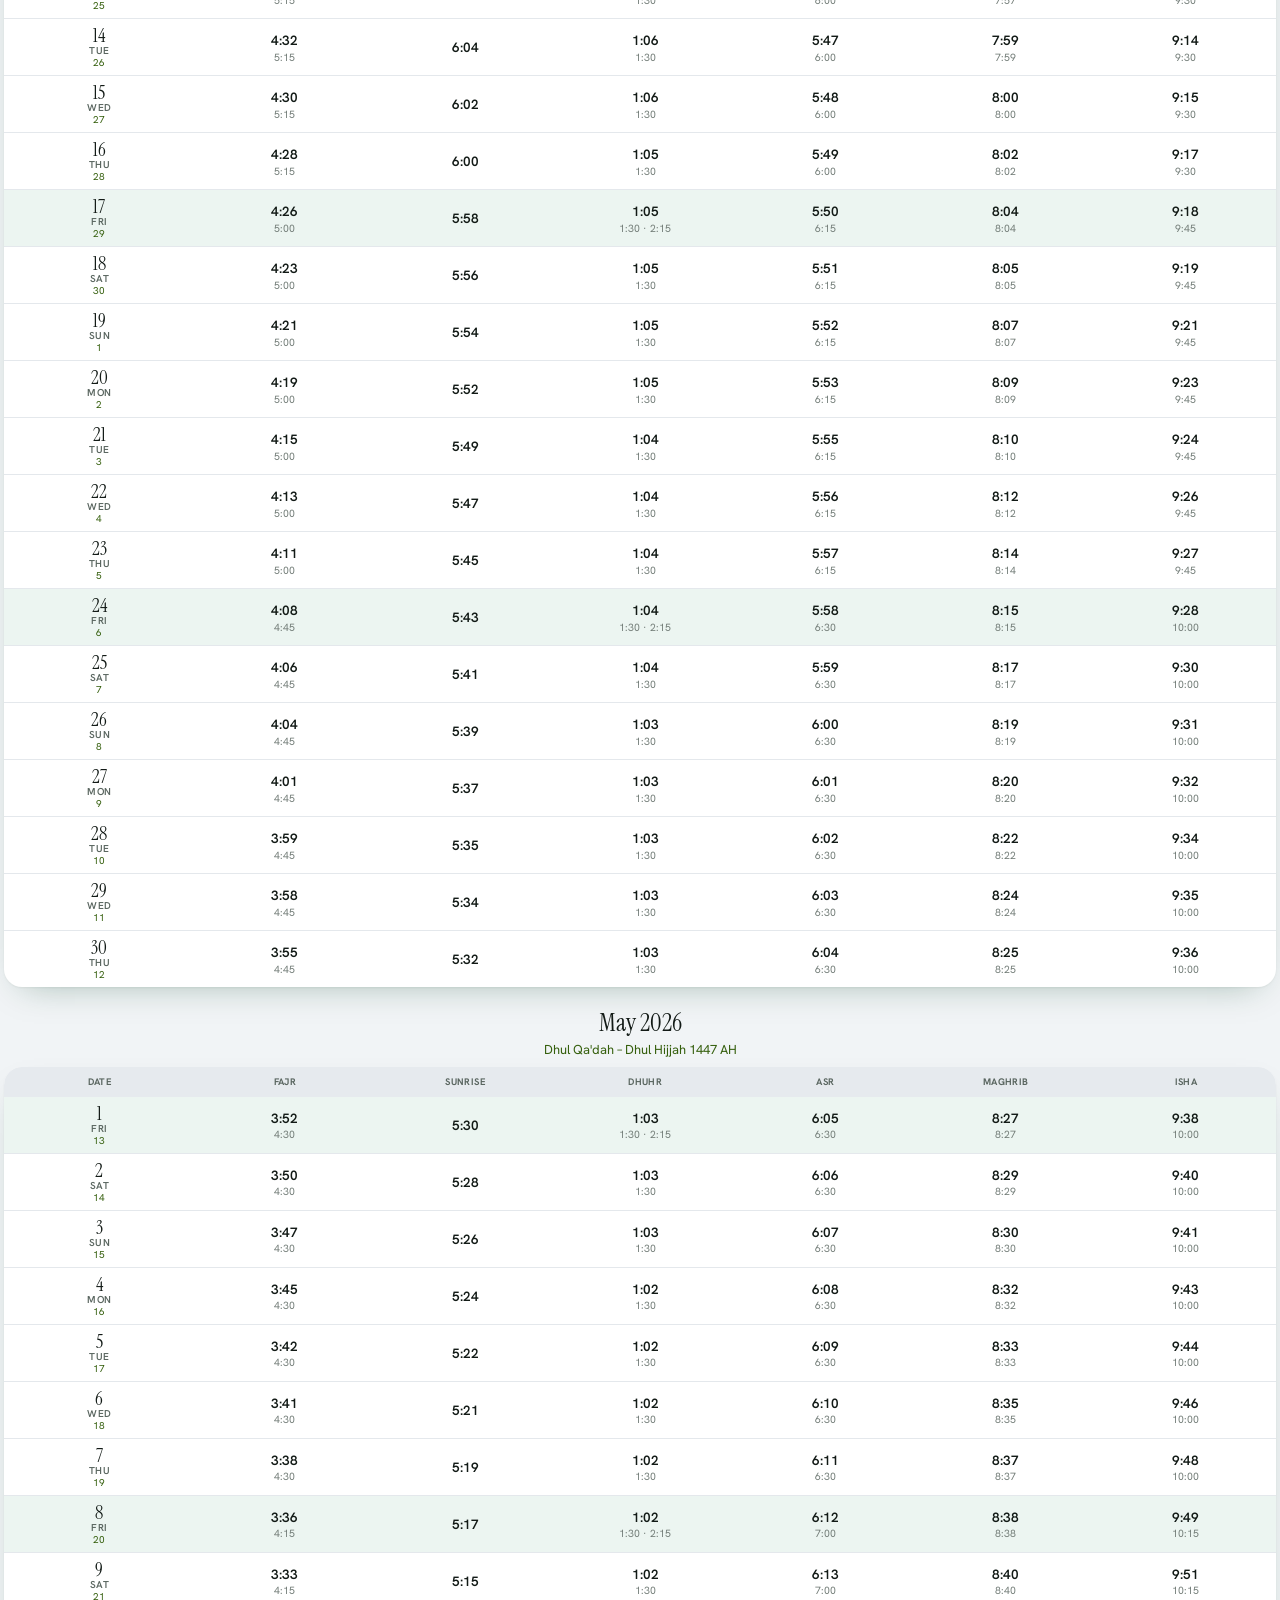
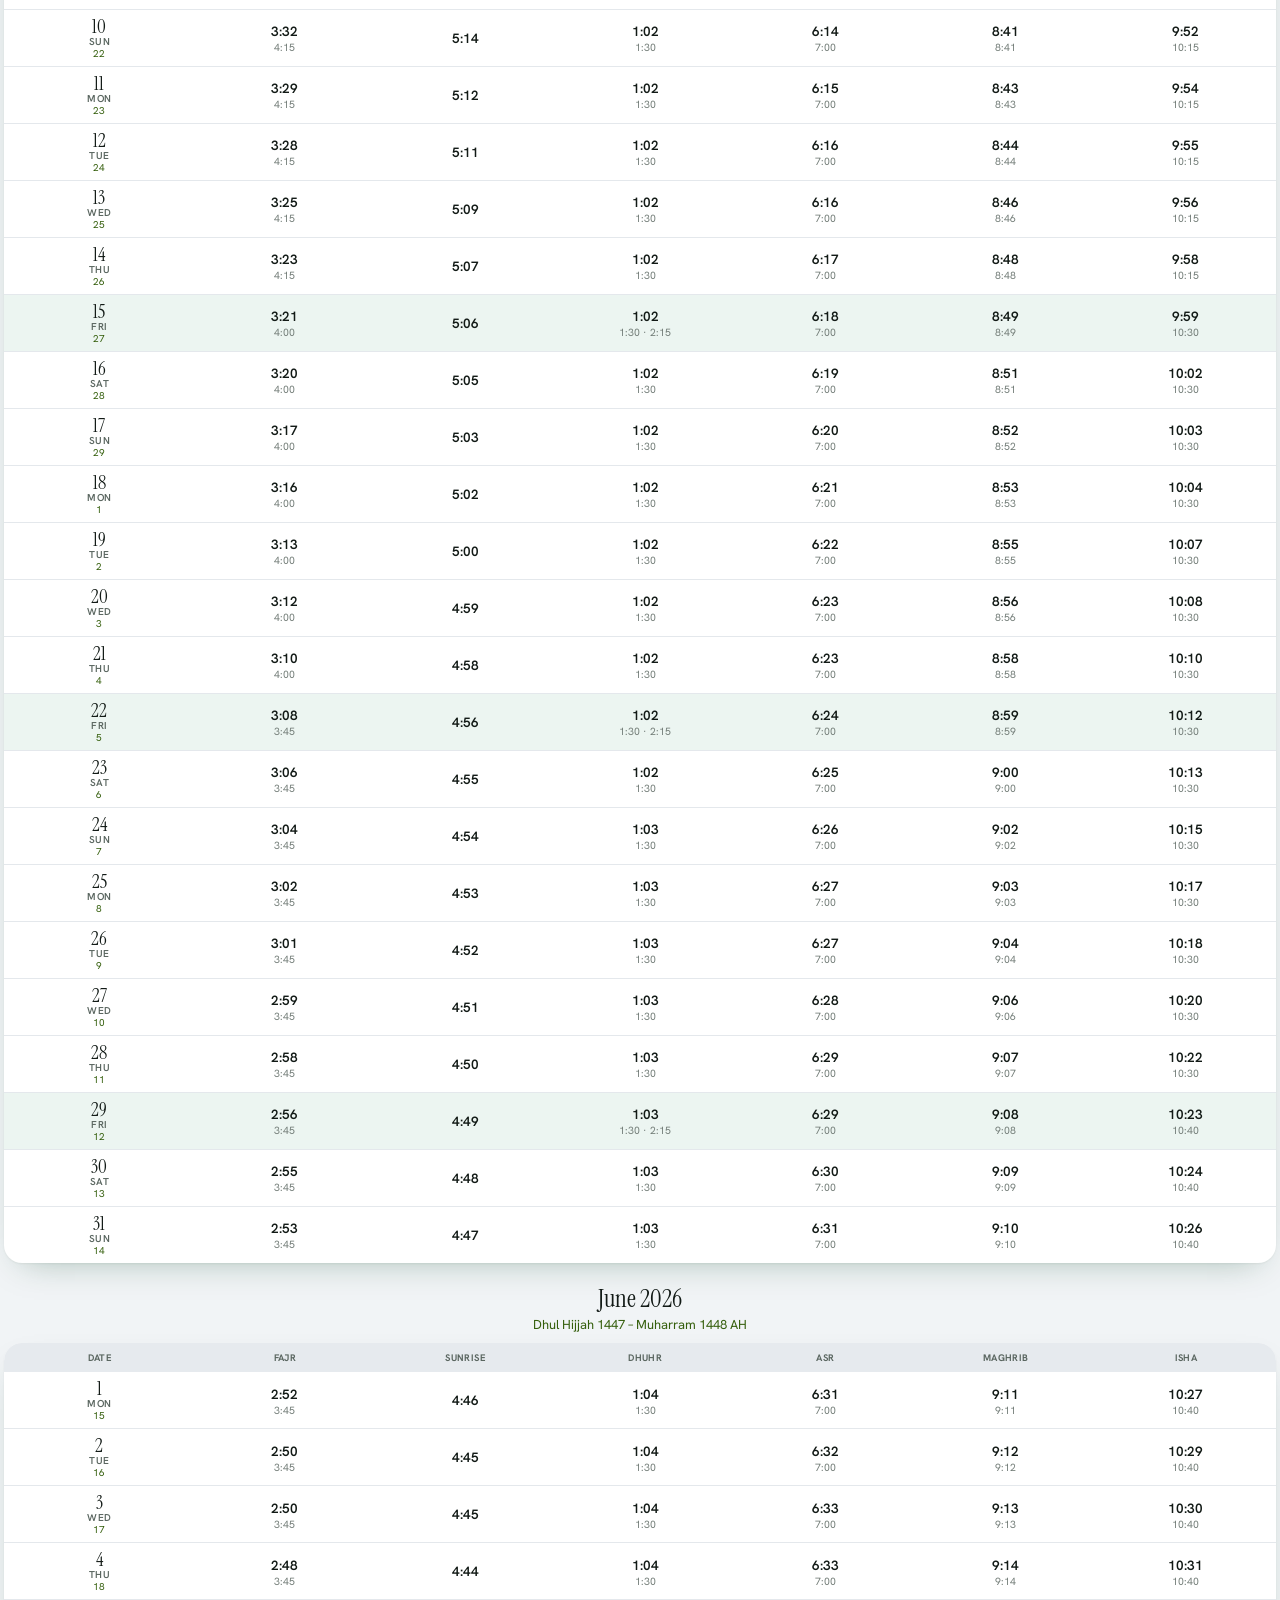
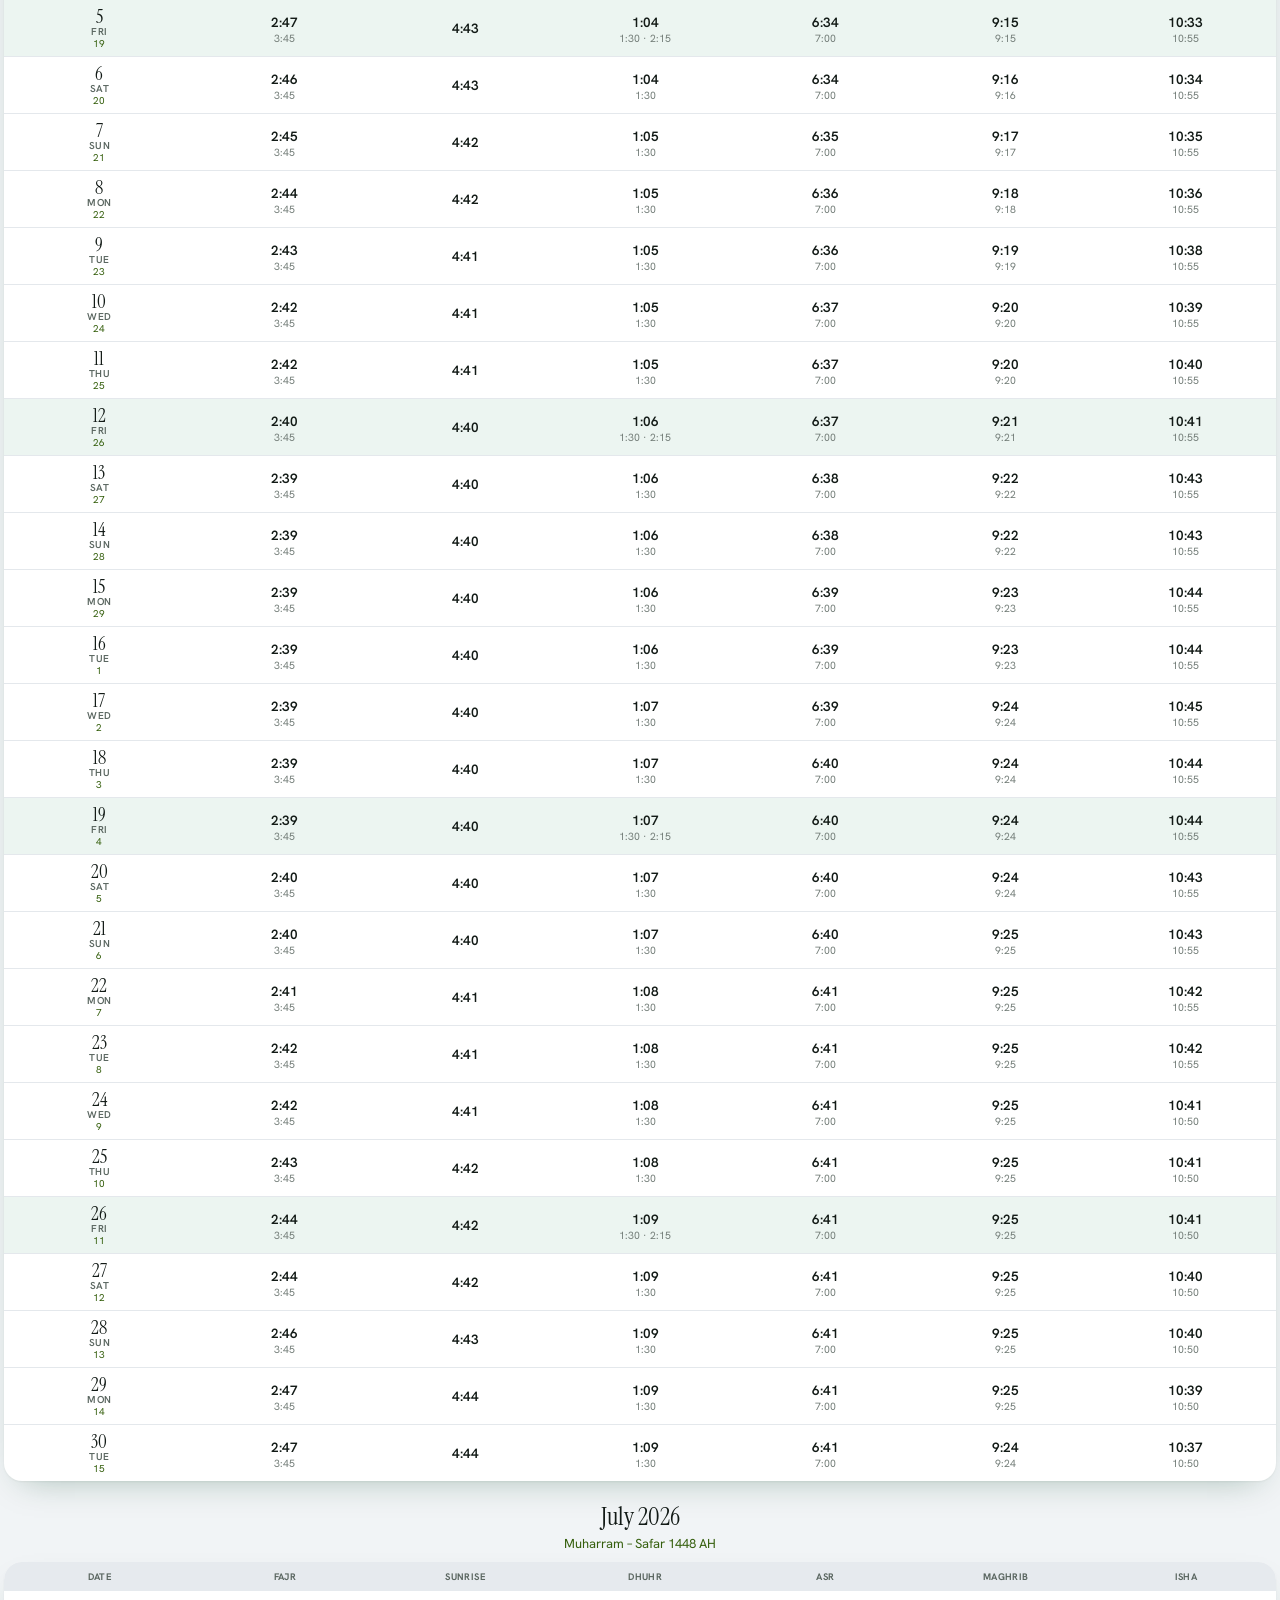
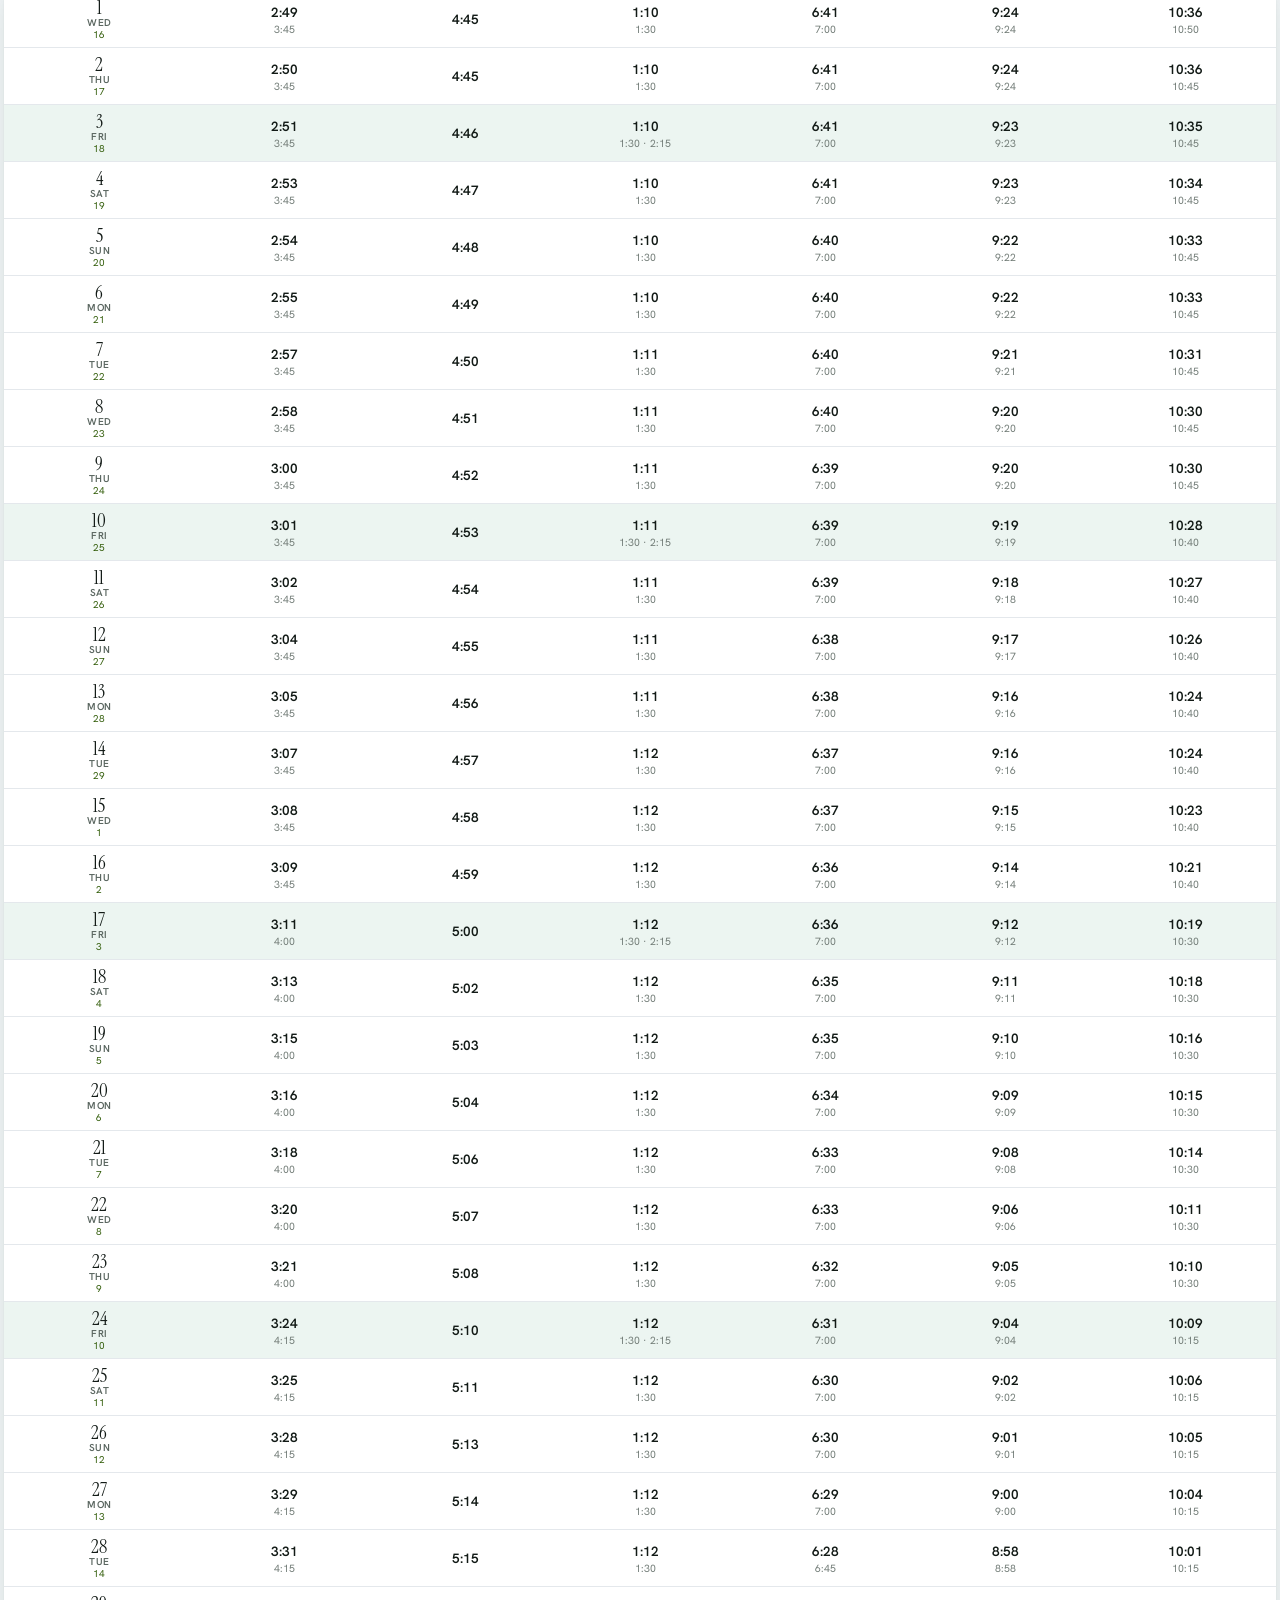
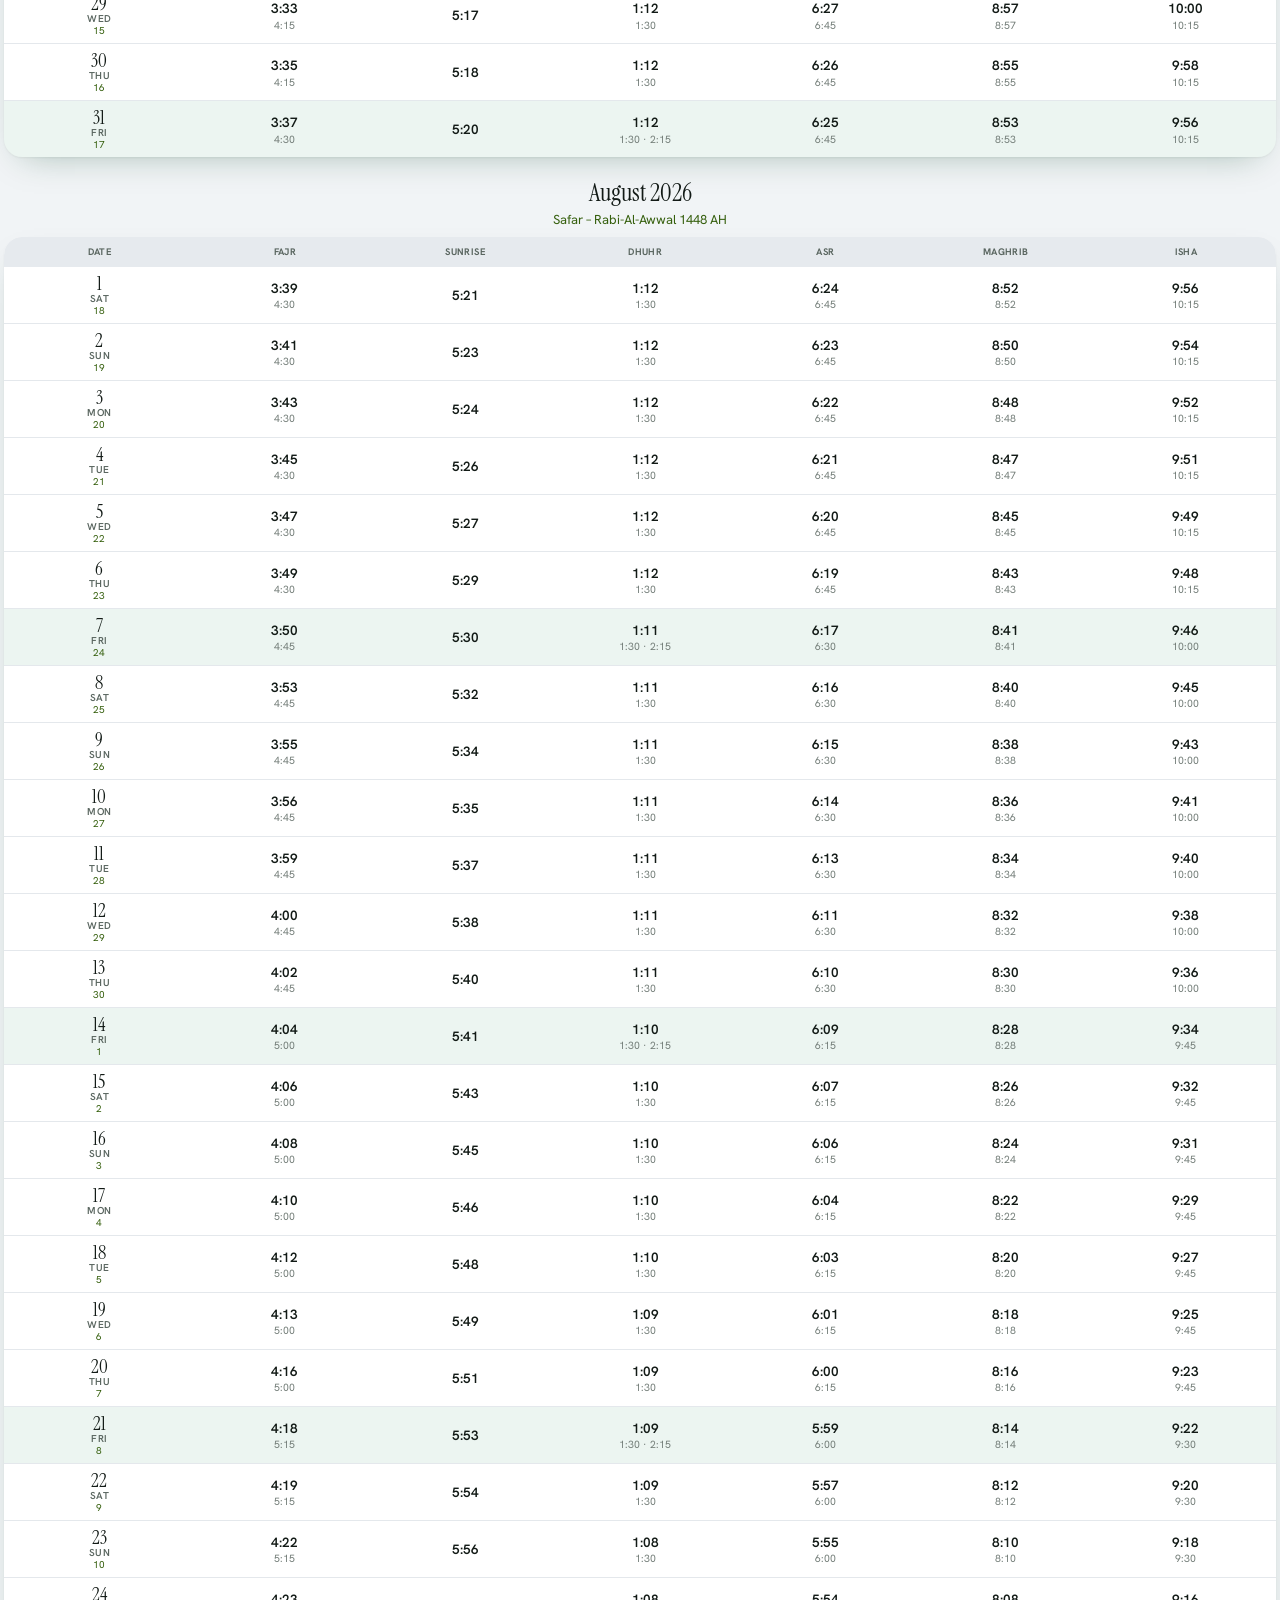
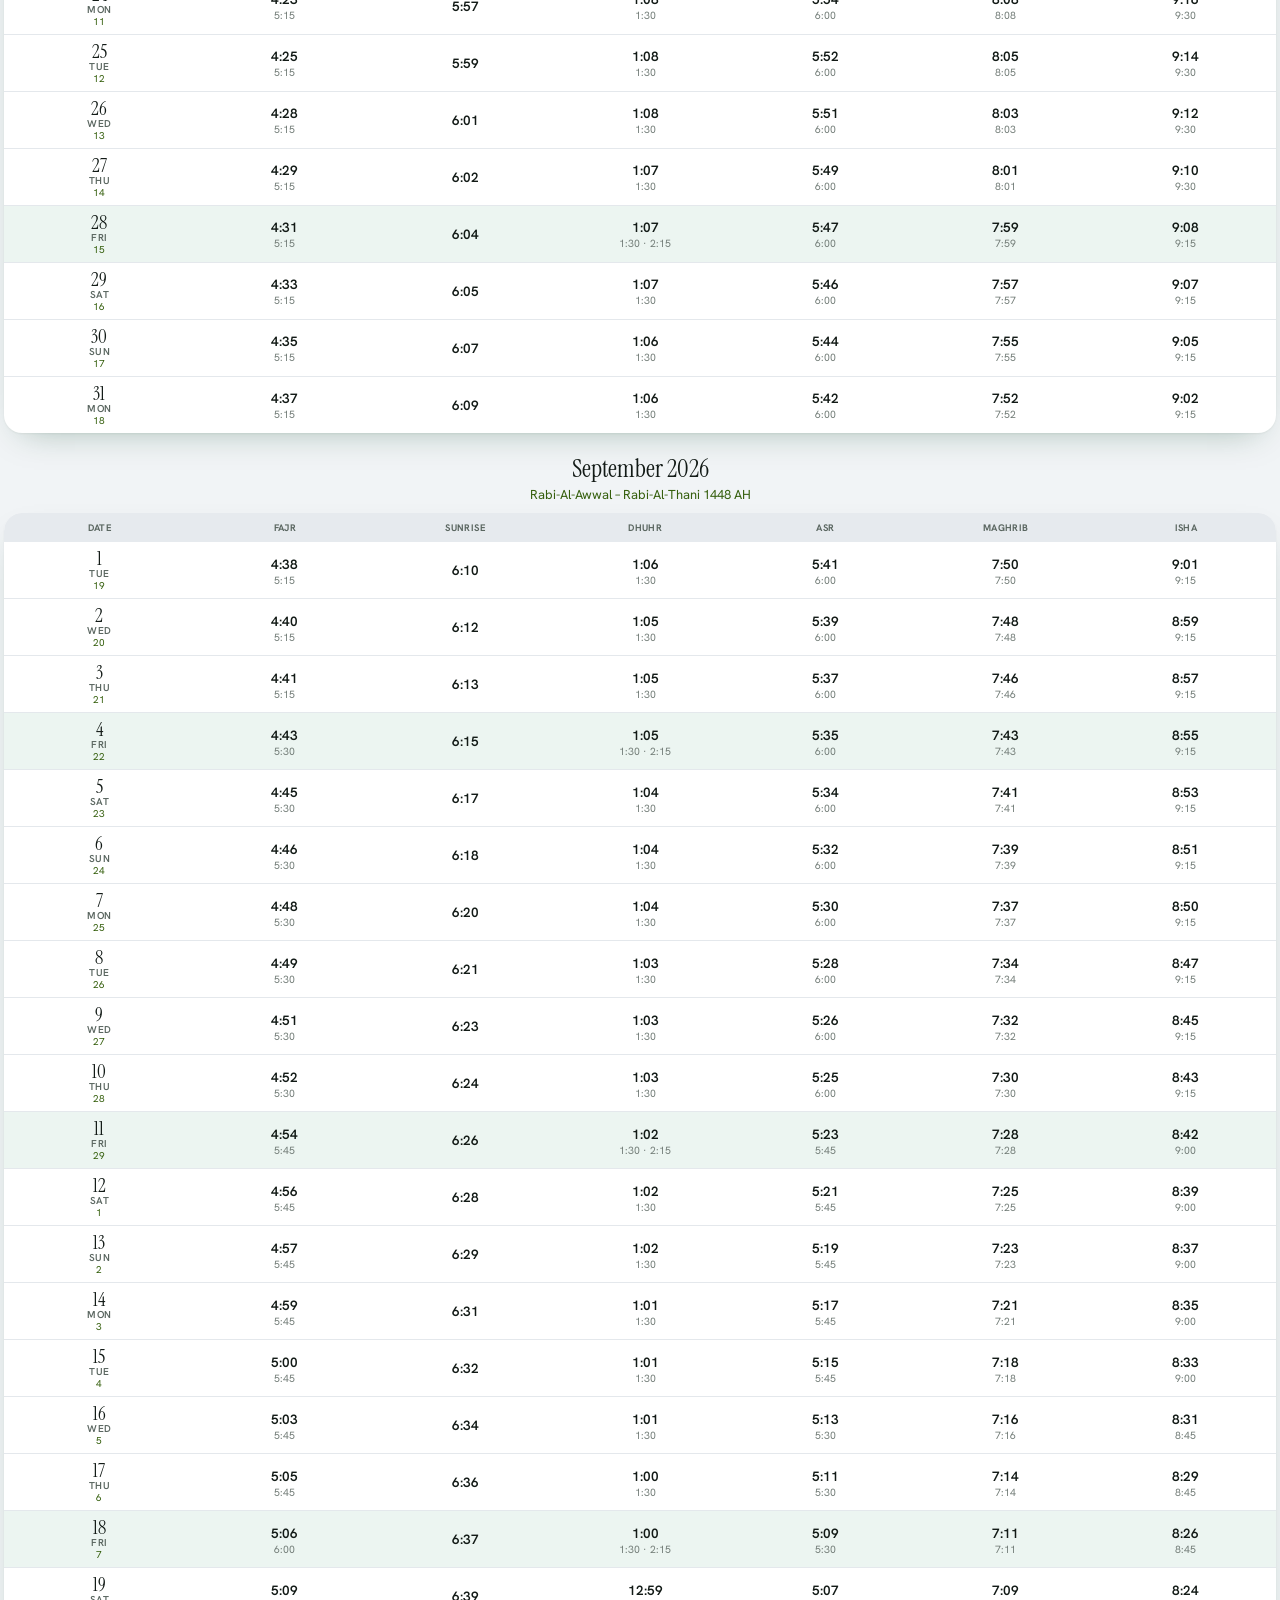
<file: test/app/time.html>
<!doctype html>
<html lang="en" data-theme="light">
<head>
<meta charset="utf-8">
<meta name="viewport" content="width=device-width,initial-scale=1,maximum-scale=1,user-scalable=no,viewport-fit=cover">
<meta name="theme-color" content="#044326">
<meta name="color-scheme" content="light">
<meta name="format-detection" content="telephone=no">
<title>Prayer timetable | Stepney Shah Jalal Mosque</title>
<link rel="icon" href="assets/images/icons/favicon-32.png" type="image/png">
<link rel="apple-touch-icon" href="assets/images/icons/apple-touch-icon.png">
<link rel="stylesheet" href="assets/css/fonts.css">
<link rel="stylesheet" href="assets/css/app.css">
</head>
<!-- The whole year's prayer times, month by month (Time tab) -->
<body data-page="time">
<div class="app">
  <!-- this screen's own content: moving between screens swaps only this (nav.js, with HTMX); the tabs and side menu stay -->
  <div id="view">
  <div class="view" data-page="time" data-scripts="time.js makrooh.js pull.js">
    <!-- the header and month picker stay at the top while scrolling through the year -->
    <div class="sticky-head" id="timeHead">
      <header class="top top-sm">
        <div class="pattern" aria-hidden="true"></div>
        <div class="top-bar">
          <button class="icon-btn" type="button" data-menu-open aria-controls="drawer" aria-expanded="false" aria-label="Open menu"><svg class="ico"><use href="#i-menu"/></svg></button>
          <div class="page-title"><h1>Prayer timetable</h1><p id="yearSub">&nbsp;</p></div>
          <button class="icon-btn" type="button" data-share aria-label="Share this app"><svg class="ico"><use href="#i-share"/></svg></button>
        </div>
      </header>

      <!-- month picker -->
      <nav class="months" id="months" aria-label="Months"></nav>
    </div>

    <main class="year" id="year" aria-live="polite">
      <p class="year-empty">Loading the timetable…</p>
    </main>

    <button class="today-fab" type="button" id="toToday" hidden><svg class="ico"><use href="#i-cal"/></svg>Today</button>
  </div>
  </div>
</div>

<script src="assets/js/config.js"></script>
<script src="assets/data/builtin-data.js"></script>
<script src="assets/js/app.js"></script>
<script src="assets/js/data.js"></script>
<script src="assets/js/alerts.js"></script>
<script src="assets/js/vendor/htmx.min.js"></script>
<script src="assets/js/nav.js"></script>
</body>
</html>
</file>
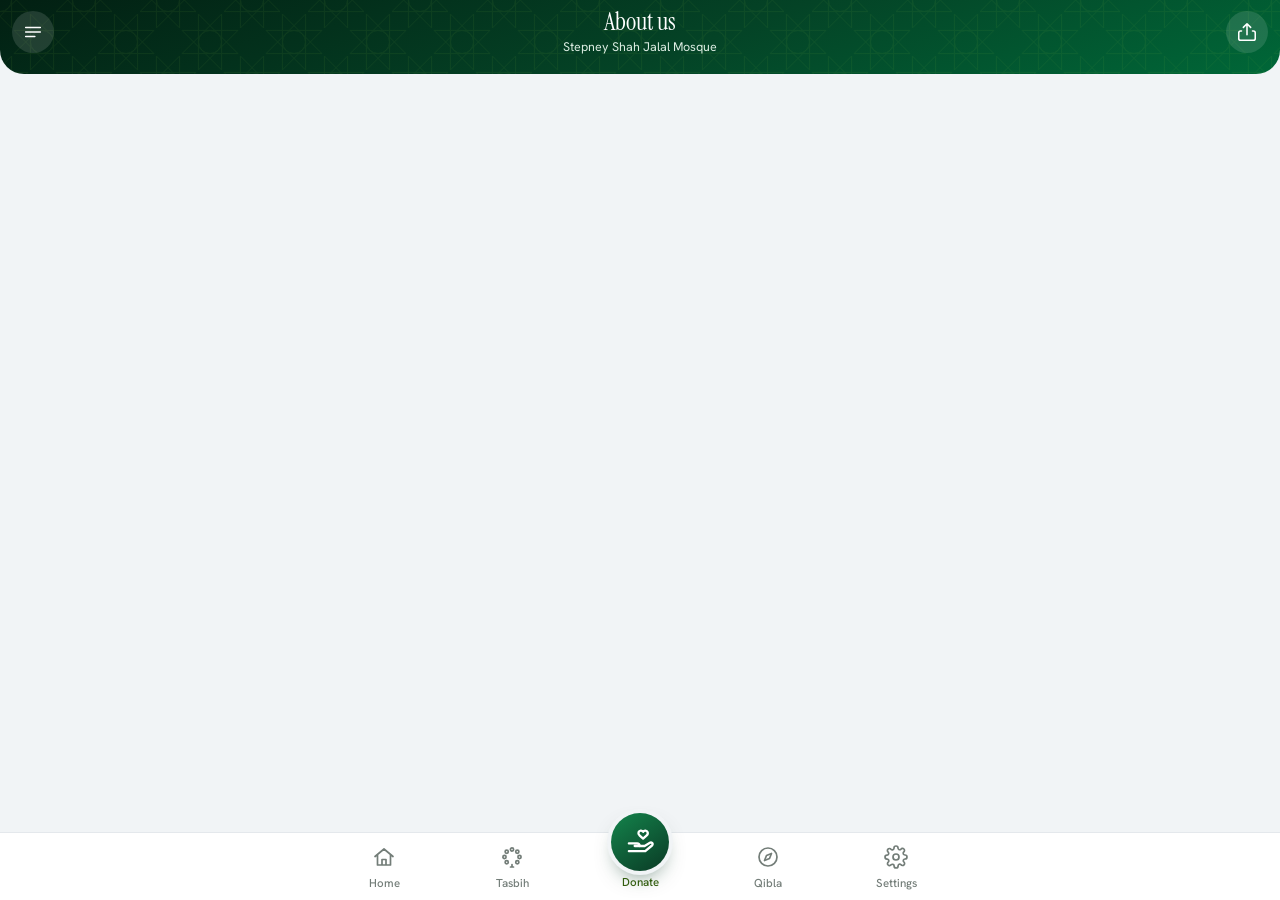
<file: test/app/web.html>
<!doctype html>
<html lang="en" data-theme="light">
<head>
<meta charset="utf-8">
<meta name="viewport" content="width=device-width,initial-scale=1,maximum-scale=1,user-scalable=no,viewport-fit=cover">
<meta name="theme-color" content="#044326">
<meta name="color-scheme" content="light">
<meta name="format-detection" content="telephone=no">
<title>Stepney Shah Jalal Mosque</title>
<link rel="icon" href="assets/images/icons/favicon-32.png" type="image/png">
<link rel="apple-touch-icon" href="assets/images/icons/apple-touch-icon.png">
<link rel="stylesheet" href="assets/css/fonts.css">
<link rel="stylesheet" href="assets/css/app.css">
</head>
<!-- A website page inside the app, without the website's header and footer: web.html#zakat, #events, #services, #about
     (the list is webPages in config.js) -->
<body data-page="web" class="page-frame">
<div class="app">
  <!-- this screen's own content: moving between screens swaps only this (nav.js, with HTMX); the tabs and side menu stay -->
  <div id="view">
  <div class="view" data-page="web" data-frame="web" data-scripts="frame.js">
    <header class="top top-sm">
      <div class="pattern" aria-hidden="true"></div>
      <div class="top-bar">
        <button class="icon-btn" type="button" data-menu-open aria-controls="drawer" aria-expanded="false" aria-label="Open menu"><svg class="ico"><use href="#i-menu"/></svg></button>
        <div class="page-title"><h1 id="webTitle">&nbsp;</h1><p id="webSub">&nbsp;</p></div>
        <button class="icon-btn" type="button" data-share aria-label="Share this app"><svg class="ico"><use href="#i-share"/></svg></button>
      </div>
    </header>

    <main class="frame-wrap" id="main">
      <div class="frame-msg" id="frameLoading" role="status"><span class="spinner" aria-hidden="true"></span><p>Loading…</p></div>
      <div class="frame-msg" id="frameOffline" hidden>
        <svg class="ico frame-ico"><use href="#i-wifi"/></svg>
        <h2>You're offline</h2>
        <p>This page needs an internet connection. Please connect and try again.</p>
        <button class="btn-main" type="button" id="frameRetry">Try again</button>
      </div>
      <iframe class="frame" id="frame" allow="clipboard-write" referrerpolicy="strict-origin-when-cross-origin" hidden></iframe>
    </main>
  </div>
  </div>
</div>

<script src="assets/js/config.js"></script>
<script src="assets/data/builtin-data.js"></script>
<script src="assets/js/app.js"></script>
<script src="assets/js/data.js"></script>
<script src="assets/js/alerts.js"></script>
<script src="assets/js/vendor/htmx.min.js"></script>
<script src="assets/js/nav.js"></script>
</body>
</html>
</file>
<file: test/app/assets/css/fonts.css>
/* Stepney Shah Jalal Mosque app: fonts bundled with the app so it looks the same offline (SIL Open Font License, from Google Fonts) */
@font-face{font-family:'Amiri';font-style:normal;font-weight:400;font-display:swap;src:url(../fonts/Amiri-normal-400-arabic.woff2) format('woff2');unicode-range:U+0600-06FF, U+0750-077F, U+0870-0891, U+0897-08E1, U+08E3-08FF, U+200C-200E, U+2010-2011, U+204F, U+2E41, U+FB50-FDFF, U+FE70-FE74, U+FE76-FEFC, U+102E0-102FB, U+10E60-10E7E, U+10EC2-10EC7, U+10EC9-10EEE, U+10EF0-10EFF, U+1EE00-1EE03, U+1EE05-1EE1F, U+1EE21-1EE22, U+1EE24, U+1EE27, U+1EE29-1EE32, U+1EE34-1EE37, U+1EE39, U+1EE3B, U+1EE42, U+1EE47, U+1EE49, U+1EE4B, U+1EE4D-1EE4F, U+1EE51-1EE52, U+1EE54, U+1EE57, U+1EE59, U+1EE5B, U+1EE5D, U+1EE5F, U+1EE61-1EE62, U+1EE64, U+1EE67-1EE6A, U+1EE6C-1EE72, U+1EE74-1EE77, U+1EE79-1EE7C, U+1EE7E, U+1EE80-1EE89, U+1EE8B-1EE9B, U+1EEA1-1EEA3, U+1EEA5-1EEA9, U+1EEAB-1EEBB, U+1EEF0-1EEF1}
@font-face{font-family:'Hanken Grotesk';font-style:normal;font-weight:400 700;font-display:swap;src:url(../fonts/HankenGrotesk-normal-400-700-latin.woff2) format('woff2');unicode-range:U+0000-00FF, U+0131, U+0152-0153, U+02BB-02BC, U+02C6, U+02DA, U+02DC, U+0304, U+0308, U+0329, U+2000-206F, U+20AC, U+2122, U+2191, U+2193, U+2212, U+2215, U+FEFF, U+FFFD}
@font-face{font-family:'Instrument Serif';font-style:italic;font-weight:400;font-display:swap;src:url(../fonts/InstrumentSerif-italic-400-latin.woff2) format('woff2');unicode-range:U+0000-00FF, U+0131, U+0152-0153, U+02BB-02BC, U+02C6, U+02DA, U+02DC, U+0304, U+0308, U+0329, U+2000-206F, U+20AC, U+2122, U+2191, U+2193, U+2212, U+2215, U+FEFF, U+FFFD}
@font-face{font-family:'Instrument Serif';font-style:normal;font-weight:400;font-display:swap;src:url(../fonts/InstrumentSerif-normal-400-latin.woff2) format('woff2');unicode-range:U+0000-00FF, U+0131, U+0152-0153, U+02BB-02BC, U+02C6, U+02DA, U+02DC, U+0304, U+0308, U+0329, U+2000-206F, U+20AC, U+2122, U+2191, U+2193, U+2212, U+2215, U+FEFF, U+FFFD}
@font-face{font-family:'Reem Kufi';font-style:normal;font-weight:500;font-display:swap;src:url(../fonts/ReemKufi-normal-500-arabic.woff2) format('woff2');unicode-range:U+0600-06FF, U+0750-077F, U+0870-0891, U+0897-08E1, U+08E3-08FF, U+200C-200E, U+2010-2011, U+204F, U+2E41, U+FB50-FDFF, U+FE70-FE74, U+FE76-FEFC, U+102E0-102FB, U+10E60-10E7E, U+10EC2-10EC7, U+10EC9-10EEE, U+10EF0-10EFF, U+1EE00-1EE03, U+1EE05-1EE1F, U+1EE21-1EE22, U+1EE24, U+1EE27, U+1EE29-1EE32, U+1EE34-1EE37, U+1EE39, U+1EE3B, U+1EE42, U+1EE47, U+1EE49, U+1EE4B, U+1EE4D-1EE4F, U+1EE51-1EE52, U+1EE54, U+1EE57, U+1EE59, U+1EE5B, U+1EE5D, U+1EE5F, U+1EE61-1EE62, U+1EE64, U+1EE67-1EE6A, U+1EE6C-1EE72, U+1EE74-1EE77, U+1EE79-1EE7C, U+1EE7E, U+1EE80-1EE89, U+1EE8B-1EE9B, U+1EEA1-1EEA3, U+1EEA5-1EEA9, U+1EEAB-1EEBB, U+1EEF0-1EEF1}
</file>
<file: test/app/assets/css/app.css>
/* =====================================================================
   Stepney Shah Jalal Mosque app: styles shared by every screen
   Brand colours from the logo: maroon, orange, indigo, green (as on the website)
   ===================================================================== */
:root{
  --b-950:#021F12; --b-900:#032B19; --b-800:#044326; --b-700:#006738; --b-100:#DCEFE3; --b-50:#EEF7F1;
  --o-700:#355F0D; --o-600:#467C12; --o-500:#8CC63E; --o-400:#A8D56A; --o-50:#F1F8E6;
  --grn-950:#062A1A; --grn-900:#0A3A25; --grn-800:#0F4D31; --grn-700:#1F6B3F; --grn-600:#14844C;
  --gold:#D9C08F;
  --bg:#F1F4F6; --card:#FFFFFF; --stone:#E6EAEE;
  --ink:#121A16; --text:#24302A; --muted:#5A6660; --faint:#737D78; --line:#E4E8EC; --line-2:#CFD6DC;
  --accent:var(--b-700);
  --serif:'Instrument Serif','Iowan Old Style',Georgia,serif;
  --sans:'Hanken Grotesk',system-ui,-apple-system,'Segoe UI',Roboto,sans-serif;
  --kufi:'Reem Kufi','Amiri','Geeza Pro',sans-serif;
  --quran:'Amiri','Geeza Pro',serif;
  --shadow:0 1px 2px rgba(2,31,18,.05),0 14px 34px -18px rgba(4,67,38,.35);
  --safe-t:env(safe-area-inset-top,0px); --safe-b:env(safe-area-inset-bottom,0px);
  --tabs-h:68px;  /* the tab bar's height (it reaches the screen's bottom edge, over the safe area) */
  --gutter:8px;   /* space between the screen's left/right edges and the content */
  color-scheme:light;
}
html[data-theme="dark"]{
  --bg:#111315; --card:#1C1F23; --stone:#181B1E;
  --ink:#ECF3EF; --text:#D6E2DB; --muted:#A5B3AB; --faint:#86958D; --line:#2A2E33; --line-2:#3A3F45;
  --o-700:#B5DC7E; --o-600:#A6D46A; --accent:#9CD9B4;
  --shadow:0 1px 2px rgba(0,0,0,.3),0 14px 34px -18px rgba(0,0,0,.8);
  color-scheme:dark;
}

*,*::before,*::after{box-sizing:border-box}
html{-webkit-text-size-adjust:100%;text-size-adjust:100%}
body{margin:0;min-height:100vh;background:var(--bg);color:var(--text);font:400 16px/1.5 var(--sans);-webkit-font-smoothing:antialiased;-webkit-tap-highlight-color:transparent;overscroll-behavior-y:none}
button{font:inherit;color:inherit;cursor:pointer}
:focus-visible{outline:2px solid var(--o-500);outline-offset:2px}
[hidden]{display:none!important}
.tnum{font-variant-numeric:tabular-nums}
.ico{width:22px;height:22px;fill:none;stroke:currentColor;stroke-width:1.7;stroke-linecap:round;stroke-linejoin:round;flex:none}
.kicker{font:600 11.5px/1 var(--sans);letter-spacing:.16em;text-transform:uppercase;color:var(--o-700)}

/* Loading screen: the logo with a turning ring, from the first moment a page shows until app.js marks it
   ready (html.is-ready), and again while going to another screen (html.is-leaving). If the scripts never run
   it goes by itself after 4 seconds. */
body::before,body::after{content:"";position:fixed;z-index:100;pointer-events:none;transition:opacity .3s ease,visibility .3s}
body::before{inset:0;background:url(../images/logo.svg) center/54px no-repeat,radial-gradient(circle at center,#fff 0 38px,transparent 39px);background-color:var(--bg)}
body::after{top:50%;left:50%;width:92px;height:92px;margin:-46px 0 0 -46px;border-radius:50%;border:3px solid var(--line);border-top-color:var(--o-500);border-right-color:var(--b-700);animation:load-spin .9s linear infinite}
html.is-ready:not(.is-leaving) body::before,html.is-ready:not(.is-leaving) body::after{opacity:0;visibility:hidden}
html:not(.is-ready):not(.is-leaving) body::before{animation:load-gone 0s 4s forwards}
html:not(.is-ready):not(.is-leaving) body::after{animation:load-spin .9s linear infinite,load-gone 0s 4s forwards}
@keyframes load-spin{to{transform:rotate(360deg)}}
@keyframes load-gone{to{opacity:0;visibility:hidden}}
@media (prefers-reduced-motion:reduce){html:not(.is-ready):not(.is-leaving) body::after{animation:load-gone 0s 4s forwards}html.is-leaving body::after{animation:none}}

/* the screen: the whole width, also on tablets (the content keeps a readable width there, see "Tablets" below);
   room at the bottom for the tab bar */
.app{margin:0 auto;min-height:100vh;padding-bottom:calc(var(--tabs-h) + 20px)}
/* a screen's content (nav.js swaps it with HTMX): no box of its own, so the layout is as if it weren't there */
#view,.view{display:contents}
/* moving between screens: a crossfade (the unchanged bottom tabs stay still), or a fade-in on older webviews */
::view-transition-old(root),::view-transition-new(root){animation-duration:.22s}
/* the tab bar is kept out of the crossfade: it stays on screen, live, so its own pill / pop / glow play
   (in the crossfade its old and new pictures differed, so it flickered away and jumped) */
.tabs{view-transition-name:tabs}
::view-transition-group(tabs),::view-transition-new(tabs){animation:none}
::view-transition-old(tabs){display:none}
html.view-in .view>*{animation:view-in .22s ease-out}
@keyframes view-in{from{opacity:0}}
@media (prefers-reduced-motion:reduce){::view-transition-old(root),::view-transition-new(root){animation:none}html.view-in .view>*{animation:none}}
/* moving to another screen: a thin bar at the top while it loads (only when it takes a moment) */
.nav-bar{position:fixed;top:0;left:0;right:0;z-index:60;height:3px;background:linear-gradient(90deg,var(--o-600),var(--o-400));transform-origin:0 50%;transform:scaleX(0);opacity:0;pointer-events:none}
html.is-navigating .nav-bar{opacity:1;animation:nav-load 1.2s .15s ease-out both}
@keyframes nav-load{from{transform:scaleX(0)}to{transform:scaleX(.85)}}
/* an app, not a web page: no pinch or double-tap zoom, no selecting or copying text (typing boxes still work) */
html{touch-action:pan-x pan-y;overscroll-behavior-x:none;-webkit-text-size-adjust:100%;text-size-adjust:100%}
body{-webkit-user-select:none;user-select:none;-webkit-touch-callout:none;-webkit-tap-highlight-color:transparent}
input,textarea,[contenteditable="true"]{-webkit-user-select:text;user-select:text;-webkit-touch-callout:default}
/* no scrollbars anywhere (everything still scrolls by touch) */
*{scrollbar-width:none}
::-webkit-scrollbar{display:none}
img,svg{-webkit-user-drag:none}
/* text size (Settings; app.js): the whole screen scales and reflows, like the phone's own zoom */
html{--zoom:1}
html[data-text="small"]{zoom:.9;--zoom:.9}
html[data-text="large"]{zoom:1.12;--zoom:1.12}
html[data-text="xlarge"]{zoom:1.25;--zoom:1.25}
/* a screen's height stays the phone's screen (zoom would make 100vh taller) */
html[data-text]:not(.frame-zoom) body,html[data-text]:not(.frame-zoom) .app{min-height:calc(100vh / var(--zoom))}
/* website pages in a frame: phones' webviews size a zoomed full-screen frame differently, so there the screen
   isn't zoomed; only the website is scaled up (or down) inside its frame, which works the same everywhere */
html.frame-zoom[data-text]{zoom:1}
.frame-zoom .frame{width:calc(100% / var(--zoom));height:calc(100% / var(--zoom));transform:scale(var(--zoom));transform-origin:0 0}

/* ---------- Header ---------- */
.top{position:relative;overflow:hidden;padding:calc(var(--safe-t) + 8px) 12px 54px;border-radius:0 0 30px 30px;background:linear-gradient(160deg,var(--b-950),var(--b-800) 55%,var(--b-700));color:#fff}
.pattern{position:absolute;inset:0;background-image:var(--pat);background-size:84px 84px;opacity:.08;pointer-events:none}
/* menu button | logo and name | share button */
.top-bar{position:relative;display:flex;align-items:center;gap:12px}
.brand{flex:1;display:flex;align-items:center;justify-content:center;gap:10px;min-width:0}
.brand-mark{width:42px;height:42px;flex:none;border-radius:12px;background:#fff url(../images/logo.svg) center/84% no-repeat}
.brand-text{display:grid;min-width:0}
/* home: the menu, logo and share buttons stay at the top while scrolling; once the page has moved they get the
   header's colour behind them (app.js .is-stuck) */
body[data-page="home"] .top{padding-top:calc(var(--safe-t) + 54px)}
body[data-page="home"] .top-bar{position:fixed;top:0;left:0;right:0;z-index:16;margin:0 auto;padding:calc(var(--safe-t) + 8px) 12px 6px}
body[data-page="home"] .top-bar::before{content:"";position:absolute;inset:0;z-index:-1;border-radius:0 0 20px 20px;background:linear-gradient(160deg,var(--b-950),var(--b-800) 70%,var(--b-700));box-shadow:0 8px 20px -10px rgba(2,31,18,.6);opacity:0;transition:opacity .2s}
body[data-page="home"] .top-bar.is-stuck::before{opacity:1}
/* home: the logo alone, in the middle */
.brand-logo .brand-mark{width:46px;height:46px;border-radius:13px}
/* Full logo (emblem + name) on a white panel, so the grey text reads on the dark top bar and drawer */
.brand-full{display:block;height:40px;width:auto;max-width:100%;padding:4px 10px;background:#fff;border-radius:12px;box-sizing:content-box;min-width:0}
.drawer-brand .brand-full{height:44px}
@media (max-width:380px){.brand-full{height:32px;padding:3px 8px}.drawer-brand .brand-full{height:36px}}
.brand-text b{font:400 21px/1.05 var(--serif);white-space:nowrap;overflow:hidden;text-overflow:ellipsis}
.brand-text small{margin-top:3px;font:600 9px/1.2 var(--sans);letter-spacing:.16em;text-transform:uppercase;opacity:.72}
.icon-btn{flex:none;width:42px;height:42px;padding:0;border:0;border-radius:50%;background:rgba(255,255,255,.12);color:#fff;display:grid;place-items:center}
.icon-btn:active{background:rgba(255,255,255,.22)}
/* the sun's (or moon's) path behind the dates (sky.js) */
.sky{position:absolute;inset:0;width:100%;height:100%;pointer-events:none}
.sky-star{fill:#FFF8EC}
.sky-star.tw{animation:sky-tw 4s ease-in-out infinite}
@keyframes sky-tw{50%{opacity:.25}}
.sky-clouds{fill:#fff}
.sky-dim{fill:#000;opacity:0}
html[data-theme="dark"] .sky-dim{opacity:.18}
@media (prefers-reduced-motion:reduce){.sky-star.tw{animation:none}}
.sky-horizon{stroke:rgba(255,255,255,.16);stroke-width:1}
.sky-path{fill:none;stroke:rgba(255,255,255,.26);stroke-width:1.5;stroke-dasharray:2 6;stroke-linecap:round}
.sky-done{fill:none;stroke:var(--o-400);stroke-width:2;stroke-linecap:round;opacity:.75}
.sky-done.is-night{stroke:#F3E6D0;opacity:.45}
.sky-sun{fill:#FFC266;stroke:#FFE2B0;stroke-width:1.5}
.sky-time{font:700 11px var(--sans);fill:#fff;opacity:.9;letter-spacing:.02em;paint-order:stroke;stroke:rgba(2,31,18,.55);stroke-width:3px;stroke-linejoin:round}
/* the dates stay clear where the arc and the sun's glow pass behind them */
.top-dates .date-g,.top-dates .date-h{text-shadow:0 1px 2px rgba(2,31,18,.45),0 0 14px rgba(2,31,18,.35)}
.top-dates{position:relative;margin-top:6px;text-align:center}
.date-g{margin:0;font:400 24px/1.1 var(--serif)}
.date-h{margin:2px 0 0;display:flex;flex-direction:column;align-items:center;gap:0;font-size:13px;color:#DCEDE2}
.date-ar{font:400 16px/1.25 var(--quran);color:#D7EBBB}

/* ---------- Content ---------- */
.main{position:relative;display:grid;grid-template-columns:minmax(0,1fr);gap:10px;margin-top:-40px;padding:0 var(--gutter)}
.next-card,.day{background:var(--card);border-radius:26px;box-shadow:var(--shadow)}

/* next prayer */
.next-card{padding:11px 16px 10px}
.next-head{display:flex;align-items:center;justify-content:space-between;gap:10px;min-height:20px}
.next-ar{font:500 21px/1 var(--kufi);color:var(--o-600)}
.next-main{display:flex;align-items:flex-end;justify-content:space-between;gap:12px;margin-top:2px}
.next-name{margin:0;font:400 34px/1 var(--serif);color:var(--ink)}
.next-count{font:700 26px/1 var(--sans);color:var(--grn-700);letter-spacing:.01em}
html[data-theme="dark"] .next-count{color:#7BD3A0}
.next-bar{height:5px;margin:9px 0 6px;border-radius:99px;background:var(--stone);overflow:hidden}
.next-bar i{display:block;width:0;height:100%;border-radius:inherit;background:linear-gradient(90deg,var(--o-600),var(--o-400));transition:width .8s ease}
.next-meta{display:flex;flex-wrap:wrap;justify-content:space-between;gap:4px 12px;font-size:13.5px;color:var(--muted)}
.next-meta span:last-child{font-weight:600;color:var(--text)}

/* day timetable */
.day{padding:8px 8px 4px}
.day .round-btn{width:34px;height:34px}
.day-nav{display:grid;grid-template-columns:40px 1fr 40px;align-items:center;gap:8px;padding:0 2px}
.day-title{text-align:center;min-width:0}
.day-title h2{margin:0;font:400 20px/1.1 var(--serif);color:var(--ink)}
.day-title p{margin:1px 0 0;font-size:12.5px;color:var(--muted)}
.round-btn{width:38px;height:38px;padding:0;border-radius:50%;border:1px solid var(--line-2);background:var(--card);color:var(--ink);display:grid;place-items:center}
.round-btn:active{background:var(--stone)}
.pt-head,.pt-list li{display:grid;grid-template-columns:minmax(0,1.3fr) 1fr 1fr;align-items:center;gap:8px}
.pt-head{padding:6px 12px 2px;font:600 10.5px var(--sans);letter-spacing:.14em;text-transform:uppercase;color:var(--faint)}
.pt-list{list-style:none;margin:0;padding:0;display:grid}
.pt-list li{min-height:42px;padding:3px 12px;border-radius:14px;transition:background-color .3s}
.pt-list li+li:not(.is-now){box-shadow:0 -1px 0 var(--line)}
.pt-list li.is-now+li{box-shadow:none}
.pt-name{display:flex;flex-direction:column;min-width:0}
.pt-name b{font:400 18px/1.05 var(--serif);color:var(--ink)}
.pt-name span{align-self:flex-start;font:500 12px/1.25 var(--kufi);color:var(--o-700)}
.pt-t{display:grid;justify-items:start;gap:1px;font-weight:600;font-size:15px;color:var(--ink)}
.pt-j span{display:block;font-weight:500}
.pt-j .dim{color:var(--faint)}
.pt-t em{padding:2px 8px;border-radius:99px;background:var(--o-500);color:var(--b-950);font:700 10px/1.4 var(--sans);letter-spacing:.08em;text-transform:uppercase;font-style:normal}
/* green: the prayer whose time it is now, until its time ends; the next one has a blinking "Next" badge */
.pt-list li.is-now{background:var(--grn-700)}
.pt-list li.is-now .pt-name b,.pt-list li.is-now .pt-t{color:#fff}
.pt-list li.is-now .pt-name span{color:var(--o-400)}
.pt-list li.is-next .pt-t em{animation:pt-blink 1.4s ease-in-out infinite}
@keyframes pt-blink{50%{opacity:.25}}
@media (prefers-reduced-motion:reduce){.pt-list li.is-next .pt-t em{animation:none}}
.pt-list li.is-past .pt-name b,.pt-list li.is-past .pt-t{color:var(--faint)}
.pt-list li.is-past .pt-name span{color:var(--line-2)}
.pt-list li.is-sun:not(.is-past) .pt-name b{color:var(--muted)}
.pt-empty{display:block!important;padding:24px 12px!important;text-align:center;color:var(--muted)}
.link-btn{display:block;margin:4px auto 2px;padding:6px 10px;border:0;background:none;color:var(--accent);font-weight:600;font-size:14.5px;text-decoration:underline;text-underline-offset:3px}

/* Jumu'ah */
.jum-card{display:grid;gap:8px;padding:11px 12px 10px;border-radius:26px;background:linear-gradient(135deg,var(--grn-950),var(--grn-900) 60%,var(--grn-800));color:#fff;box-shadow:var(--shadow)}
.jum-top{text-align:center}
.jum-card h2{margin:0;font:400 21px/1.1 var(--serif)}
.jum-ar{margin-left:6px;font:500 16px var(--kufi);color:var(--gold)}
.jum-card p{margin:1px 0 0;font-size:13px;color:#CFE6D8}
.jum-times{display:grid;grid-template-columns:repeat(3,minmax(0,1fr));gap:8px;margin:0}
.jum-times div{padding:6px 6px;border-radius:14px;background:rgba(255,255,255,.08);text-align:center}
.jum-times dt{font:600 10px var(--sans);letter-spacing:.1em;text-transform:uppercase;color:#CFE6D8}
.jum-times dd{margin:1px 0 0;font-weight:700;font-size:15.5px}


/* Home while the prayer times load: grey bars where they will be, the size of what comes (index.html) */
.sk{display:inline-block;width:5em;max-width:100%;height:.72em;border-radius:6px;background:var(--line-2);vertical-align:middle;animation:sk-pulse 1.4s ease-in-out infinite}
@keyframes sk-pulse{50%{opacity:.45}}
@media (prefers-reduced-motion:reduce){.sk{animation:none}}
.top .sk,.jum-card .sk{background:rgba(255,255,255,.24)}
.date-g .sk{width:11em}
#dateH .sk{width:13em}
.date-ar .sk{width:9em}
.next-ar .sk{width:2.6em}
.next-name .sk{width:min(3.2em,calc(24vw / var(--zoom)))}
.next-count .sk{width:min(4.2em,calc(24vw / var(--zoom)))}
.next-meta .sk{width:7em}
.day-title p .sk{width:10em}
#jumDate .sk{width:13em}
.pt-name .sk{width:4.6em;height:14px;font-size:15px}
.pt-name .sk+.sk{width:2.8em;height:9px;margin-top:5px}
.pt-t .sk{width:4.2em;height:12px}
.jum-times dt .sk{width:70%;height:8px}
.jum-times dd .sk{width:60%;height:12px}

.status{margin:0;padding:0 10px;text-align:center;font-size:12.5px;color:var(--faint)}

/* ---------- Bottom tab bar ---------- */
.tabs{position:fixed;left:50%;bottom:0;z-index:20;width:100%;transform:translateX(-50%);display:flex;padding:6px 8px 6px;background:var(--card);border-top:1px solid var(--line)}
.tab{position:relative;z-index:1;overflow:hidden;flex:1;display:grid;justify-items:center;gap:2px;padding:3px 0 3px;border-radius:14px;color:var(--faint);font-size:11.5px;font-weight:600;text-decoration:none;transition:color .25s}
.tab .ico{width:24px;height:24px}
.tab[aria-current="page"]{color:var(--accent)}
/* label: bold on the selected tab (the font is variable, so the weight eases) */
.tab>span{font-weight:500}
.tab[aria-current="page"]>span{font-weight:700}
/* icon: shrinks while pressed, pops back up when its tab opens (app.js tabFx) */
.tab-ico{display:grid;place-items:center;width:56px;height:30px;transition:transform .14s ease-out}
.tab.is-pressed .tab-ico{transform:scale(.84)}
.tab-ico.is-popping{animation:tab-pop .4s cubic-bezier(.34,1.56,.64,1)}
@keyframes tab-pop{0%{transform:scale(.84)}55%{transform:scale(1.16)}100%{transform:scale(1)}}
/* the soft pill behind the selected icon: slides between tabs with a slight bounce, fades away on Donate */
.tab-pill{position:absolute;left:0;top:0;z-index:0;width:56px;height:30px;border-radius:15px;background:rgba(0,103,56,.12);pointer-events:none;
  transform:translate(var(--px,0),var(--py,0)) scale(var(--ps,1));opacity:1;
  transition:transform .5s cubic-bezier(.34,1.56,.64,1),opacity .25s ease}
html[data-theme="dark"] .tab-pill{background:rgba(156,217,180,.16)}
.tabs.pill-off .tab-pill{opacity:0;--ps:.6}
.tab-pill.no-move{transition:none}
/* ripple where the finger lands */
.tab-ripple{position:absolute;z-index:-1;border-radius:50%;background:currentColor;opacity:.18;transform:scale(0);pointer-events:none;animation:tab-ripple .5s ease-out forwards}
@keyframes tab-ripple{to{transform:scale(1);opacity:0}}
/* Donate: a raised round button in the middle of the bar */
.tab-donate{position:relative;justify-items:center;padding-top:0;overflow:visible}
/* green */
.tab-donate-btn{position:relative;overflow:hidden;display:grid;place-items:center;width:58px;height:58px;margin-top:-26px;border-radius:50%;background:linear-gradient(145deg,var(--grn-600),var(--grn-900));color:#fff;box-shadow:0 0 0 4px var(--bg),0 10px 22px -8px rgba(10,58,37,.7);transition:transform .15s}.tab-donate-btn .ico{width:31px;height:31px;stroke-width:1.8}
.tab-donate-btn .tab-ripple{background:#fff;opacity:.3}
.tab-donate.is-pressed .tab-donate-btn{transform:scale(.92)}
.tab-donate span{color:var(--o-700)}
/* on other screens: a gentle gold glow pulses around Donate. The glow is drawn once (a ring behind the
   button) and only its opacity changes, so the phone doesn't repaint it every frame; it rests while the
   screen changes so the crossfade stays smooth */
.tab-donate::before{content:"";position:absolute;left:50%;top:-26px;z-index:-1;width:58px;height:58px;margin-left:-29px;border-radius:50%;
  box-shadow:0 0 16px 7px rgba(217,192,143,.6);opacity:0;pointer-events:none;will-change:opacity}
.tabs.donate-glow .tab-donate::before{animation:donate-glow 2.8s ease-in-out infinite}
html.is-navigating .tabs .tab-donate::before,.tabs.is-settling .tab-donate::before{animation-play-state:paused}
@keyframes donate-glow{0%,100%{opacity:0}50%{opacity:1}}
/* tapped: Donate bounces and its icon wiggles */
.tab-donate-btn.is-bouncing{animation:donate-bounce .6s cubic-bezier(.34,1.56,.64,1)}
.tab-donate-btn.is-bouncing .ico{animation:donate-wiggle .6s ease-in-out}
@keyframes donate-bounce{0%{transform:scale(.92)}35%{transform:translateY(-7px) scale(1.08)}60%{transform:translateY(0) scale(.96)}80%{transform:scale(1.03)}100%{transform:scale(1)}}
@keyframes donate-wiggle{0%,100%{transform:rotate(0)}20%{transform:rotate(-14deg)}40%{transform:rotate(12deg)}60%{transform:rotate(-8deg)}80%{transform:rotate(4deg)}}
@media (prefers-reduced-motion:reduce){
  .tab-pill{transition:opacity .2s}
  .tab-ico,.tab-donate-btn,.tab>span{transition:none}
  .tab-ico.is-popping,.tabs.donate-glow .tab-donate::before,.tab-donate-btn.is-bouncing,.tab-donate-btn.is-bouncing .ico{animation:none}
}

a.brand{color:inherit;text-decoration:none}

/* ---------- Screens other than home: compact header with the screen's title ---------- */
.top-sm{padding-bottom:18px;border-radius:0 0 24px 24px}
.page-title{flex:1;min-width:0;text-align:center}
.page-title h1{margin:0;font:400 25px/1.1 var(--serif);white-space:nowrap;overflow:hidden;text-overflow:ellipsis}
.page-title p{margin:2px 0 0;font-size:12.5px;color:#DCEDE2;white-space:nowrap;overflow:hidden;text-overflow:ellipsis}
@media (max-width:359px){.page-title h1{font-size:22px}.jum-times dt,.q-read div small{letter-spacing:.02em}}
html[data-text="large"] .page-title h1,html[data-text="xlarge"] .page-title h1{white-space:normal}

/* ---------- Time tab: the whole year ---------- */
/* header (+ month buttons) stay at the top; --head-h is their height (set by app.js) */
.sticky-head{position:sticky;top:0;z-index:15;background:var(--bg)}
.months{display:flex;gap:6px;overflow-x:auto;padding:10px var(--gutter);scrollbar-width:none;-webkit-overflow-scrolling:touch}
.months::-webkit-scrollbar{display:none}
.month-chip{flex:none;padding:7px 14px;border-radius:99px;border:1px solid var(--line-2);background:var(--card);color:var(--muted);font-weight:600;font-size:13.5px;text-decoration:none}
.month-chip.is-active{background:var(--b-700);border-color:var(--b-700);color:#fff}
html[data-theme="dark"] .month-chip.is-active{background:var(--o-500);border-color:var(--o-500);color:#121A16}
.year{display:grid;gap:22px;padding:4px 4px 8px}
.year-empty{margin:40px 16px;text-align:center;color:var(--muted)}
.month{scroll-margin-top:calc(var(--head-h, 140px) + 8px)}
.month-head{padding:0 8px 8px;text-align:center}
.month-head h2{margin:0;font:400 25px/1.15 var(--serif);color:var(--ink)}
.month-head p{margin:2px 0 0;font-size:13px;color:var(--o-700)}
.tt{width:100%;border-collapse:separate;border-spacing:0;table-layout:fixed;background:var(--card);border-radius:18px;box-shadow:var(--shadow);font-variant-numeric:tabular-nums;text-align:center}
.tt th,.tt td{padding:7px 1px;border-bottom:1px solid var(--line);vertical-align:middle}
.tt tr:last-child>*{border-bottom:0}
/* the prayer names stay in view under the month buttons while scrolling through a month */
.tt thead th{position:sticky;top:var(--head-h, 140px);z-index:5;padding:9px 1px;background:var(--stone);font:700 min(9.5px,calc(2.75vw / var(--zoom)))/1.2 var(--sans);letter-spacing:.04em;text-transform:uppercase;color:var(--muted)}
.tt thead th:first-child{border-top-left-radius:18px}
.tt thead th:last-child{border-top-right-radius:18px}
.tt tbody tr:last-child>:first-child{border-bottom-left-radius:18px}
.tt tbody tr:last-child>:last-child{border-bottom-right-radius:18px}
.tt thead th:first-child,.tt tbody th{width:15%}
.tt tbody th{font-weight:400;line-height:1.1}
.tt tbody th b{display:block;font:400 19px/1 var(--serif);color:var(--ink)}
.tt tbody th span{display:block;font-size:10px;font-weight:600;color:var(--muted);text-transform:uppercase;letter-spacing:.04em}
.tt tbody th small{display:block;margin-top:1px;font-size:10px;color:var(--o-700)}
.tt td b{display:block;font-size:min(13.5px,calc(5.2vw / var(--zoom)));font-weight:600;color:var(--ink)}
.tt td small{display:block;font-size:10.5px;color:var(--faint);line-height:1.25}
.tt tr.is-fri>*{background:rgba(20,132,76,.08)}
.tt tr.is-today>*{background:var(--b-50)}
html[data-theme="dark"] .tt tr.is-today>*{background:rgba(156,217,180,.1)}
.tt tr.is-today th b,.tt tr.is-today th span{color:var(--accent)}
.tt tr.is-today th{box-shadow:inset 3px 0 0 var(--b-700)}
.tt td.is-next{background:var(--grn-700)!important}
.tt td.is-next b,.tt td.is-next small{color:#fff}
.tt-none{padding:20px!important;color:var(--muted)}
.year-note{margin:4px 12px 0;text-align:center;font-size:12.5px;color:var(--faint)}
.today-fab{position:fixed;right:16px;bottom:calc(var(--tabs-h) + 14px);z-index:18;display:inline-flex;align-items:center;gap:8px;padding:10px 16px;border:0;border-radius:99px;background:var(--b-700);color:#fff;font-weight:600;font-size:14px;box-shadow:0 10px 24px -10px rgba(4,67,38,.7)}
.today-fab .ico{width:18px;height:18px}

/* ---------- Donate tab: the website page in a frame between the header and the tabs ---------- */
body.page-frame{overflow:hidden}
/* pinned to the screen's edges (not 100vh), so it still fits when the text size zooms the app */
.page-frame .app{position:fixed;inset:0;display:flex;flex-direction:column;min-height:0;margin:0 auto;padding-bottom:0}
/* the tab bar reaches the screen's bottom edge, its height without the safe area (iOS) */
.frame-wrap{position:relative;flex:1;min-height:0;padding-bottom:var(--tabs-h)}
.frame{display:block;width:100%;height:100%;border:0;background:var(--bg)}
/* touches on a website page go to that page, not the app: an invisible strip down the left edge catches the swipe
   that opens the side menu */
.frame-wrap::before{content:"";position:absolute;z-index:1;left:0;top:0;bottom:var(--tabs-h);width:24px}
.frame-msg{display:grid;justify-items:center;align-content:center;gap:10px;height:100%;padding:24px;text-align:center;color:var(--muted)}
.frame-msg h2{margin:0;font:400 26px var(--serif);color:var(--ink)}
.frame-msg p{margin:0;max-width:30ch}
.frame-ico{width:44px;height:44px;color:var(--o-600)}
.spinner{width:34px;height:34px;border-radius:50%;border:3px solid var(--line-2);border-top-color:var(--o-500);animation:spin .8s linear infinite}
@keyframes spin{to{transform:rotate(360deg)}}
/* pull down to refresh (pull.js) */
.pull{position:fixed;top:var(--safe-t);left:50%;z-index:25;display:grid;place-items:center;width:40px;height:40px;margin-left:-20px;border-radius:50%;background:var(--card);box-shadow:0 6px 18px -6px rgba(0,0,0,.45);opacity:0;transform:translateY(-48px);transition:transform .2s,opacity .2s;pointer-events:none}
.pull i{box-sizing:border-box;width:20px;height:20px;border-radius:50%;border:2.5px solid var(--line-2);border-top-color:var(--o-500)}
.pull.is-pulling{transition:none}
.pull.is-ready i{border-color:var(--o-500);border-right-color:transparent}
.pull.is-busy{opacity:1;transform:translateY(64px)}
.pull.is-busy i{animation:spin .8s linear infinite}
@media (prefers-reduced-motion:reduce){.pull.is-busy i{animation:none}}
.btn-main{margin-top:6px;padding:12px 22px;border:0;border-radius:99px;background:var(--b-700);color:#fff;font-weight:600}

/* ---------- Qibla tab ---------- */
.q-main{margin-top:14px}
.q-card{display:grid;grid-template-columns:minmax(0,1fr);justify-items:center;gap:14px;padding:16px 16px 18px;border-radius:26px;background:var(--card);box-shadow:var(--shadow)}
.q-status{margin:0;min-height:44px;display:grid;place-items:center;text-align:center;font:400 22px/1.2 var(--serif);color:var(--ink)}
/* (overflow hidden: the turning dial's square corners are empty, and mustn't widen the page) */
.q-compass{position:relative;width:min(100%,300px);aspect-ratio:1;display:grid;place-items:center;overflow:hidden}
.q-pointer{position:absolute;top:0;left:50%;width:22px;height:15px;margin-left:-11px;fill:var(--b-700);z-index:2;transition:fill .2s}
.q-dial{width:100%;height:100%;transition:transform .12s linear;will-change:transform}
.q-ring{fill:var(--stone);stroke:var(--line-2);stroke-width:2}
.q-tick{stroke:var(--faint);stroke-width:1.2}
.q-tick-l{stroke:var(--ink);stroke-width:2}
.q-letters text{font:600 20px var(--sans);fill:var(--muted);text-anchor:middle}
.q-letters .q-n{fill:var(--b-700)}
.q-line{stroke:var(--o-500);stroke-width:3;stroke-linecap:round;stroke-dasharray:2 7}
.q-kaaba circle{fill:var(--card);stroke:var(--o-500);stroke-width:2.5}
.q-cube{fill:#121A16}
.q-cube-edge{fill:none;stroke:#4a5550;stroke-width:1}
.q-kiswah{fill:none;stroke:#D9C08F;stroke-width:1.8}
.q-hub{fill:var(--b-700)}
html[data-theme="dark"] .q-cube{fill:#000}
html[data-theme="dark"] .q-letters .q-n,html[data-theme="dark"] .q-hub{fill:var(--accent)}
/* facing the Qibla */
.q-compass.is-aligned .q-ring{fill:rgba(20,132,76,.14);stroke:var(--grn-600)}
.q-compass.is-aligned .q-pointer{fill:var(--grn-600)}
.q-compass.is-aligned .q-kaaba circle{stroke:var(--grn-600);fill:#E6F4EC}
.q-compass.is-aligned~.q-read b,.q-card:has(.is-aligned) .q-status{color:var(--grn-700)}
html[data-theme="dark"] .q-card:has(.is-aligned) .q-status{color:#7BD3A0}
.q-read{width:100%;display:grid;grid-template-columns:repeat(3,minmax(0,1fr));gap:8px}
.q-read div{padding:8px 4px;border-radius:14px;background:var(--stone);text-align:center}
.q-read small{display:block;font:700 10px var(--sans);letter-spacing:.1em;text-transform:uppercase;color:var(--faint)}
.q-read b{font-size:17px;font-weight:700;color:var(--ink)}
.q-actions{display:flex;flex-wrap:wrap;justify-content:center;gap:10px}
.q-actions .btn-main{margin:0}
.btn-line{display:inline-flex;align-items:center;gap:8px;padding:11px 18px;border-radius:99px;border:1px solid var(--line-2);background:var(--card);color:var(--ink);font-weight:600}
.btn-line .ico{width:18px;height:18px;color:var(--o-600)}
.btn-line:disabled{opacity:.6}
.q-tips{padding:14px 18px;border-radius:22px;background:var(--card);box-shadow:var(--shadow)}
.q-tips h2{margin:0 0 6px;font:400 20px var(--serif);color:var(--ink)}
.q-tips ul{margin:0;padding-left:1.1em;display:grid;gap:4px;font-size:14px;color:var(--muted)}
@media (prefers-reduced-motion:reduce){.q-dial{transition:none}}

/* ---------- Tasbih tab ---------- */
.t-main{margin-top:14px}
/* the five dhikr: a row that scrolls sideways on narrow phones */
.t-pick{display:flex;gap:8px;margin:0 calc(-1 * var(--gutter));padding:2px var(--gutter) 4px;overflow-x:auto;scrollbar-width:none;scroll-snap-type:x proximity}
.t-pick::-webkit-scrollbar{display:none}
.t-chip{flex:none;display:grid;justify-items:center;gap:0;min-width:104px;padding:7px 12px 6px;border:1px solid var(--line-2);border-radius:16px;background:var(--card);color:var(--ink);scroll-snap-align:center}
.t-chip span{font:400 18px/1.5 var(--quran);color:var(--o-700)}
.t-chip small{font:600 12px/1.2 var(--sans);color:var(--muted)}
.t-chip[aria-checked="true"]{border-color:var(--b-700);background:var(--b-700)}
.t-chip[aria-checked="true"] span{color:var(--o-400)}
.t-chip[aria-checked="true"] small{color:#fff}
html[data-theme="dark"] .t-chip[aria-checked="true"]{border-color:var(--accent);background:rgba(156,217,180,.14)}
html[data-theme="dark"] .t-chip[aria-checked="true"] small{color:var(--accent)}
.t-card{display:grid;justify-items:center;gap:12px;padding:16px 16px 14px;border-radius:26px;background:var(--card);box-shadow:var(--shadow)}
.t-words{display:grid;justify-items:center;text-align:center}
.t-ar{margin:0;font:400 38px/1.6 var(--quran);color:var(--ink)}
.t-name{margin:-4px 0 0;font:400 26px/1.15 var(--serif);color:var(--o-700)}
.t-en{margin:2px 0 8px;font-size:15px;color:var(--muted)}
.t-listen{display:inline-flex;align-items:center;gap:7px;padding:6px 14px;border:1px solid var(--line-2);border-radius:99px;background:none;color:var(--ink);font-size:14px;font-weight:600}
.t-listen .ico{width:18px;height:18px;color:var(--o-600)}
.t-listen[aria-pressed="true"]{border-color:var(--o-500);background:var(--o-50);color:var(--o-700)}
html[data-theme="dark"] .t-listen[aria-pressed="true"]{background:rgba(140,198,62,.14)}
/* Listen and repeat side by side */
.t-audio{display:flex;align-items:center;gap:8px}
.t-repeat{width:36px;height:36px;padding:0;display:grid;place-items:center;border:1px solid var(--line-2);border-radius:50%;background:none;color:var(--faint)}
.t-repeat .ico{width:18px;height:18px}
.t-repeat[aria-pressed="true"]{border-color:var(--o-500);background:var(--o-500);color:#fff}
/* the counter: a big round button with a ring that fills towards the target */
.t-counter{position:relative;width:min(calc(66vw / var(--zoom)),240px);aspect-ratio:1;display:grid;place-content:center;justify-items:center;padding:0;border:0;border-radius:50%;background:radial-gradient(circle at 50% 35%,var(--card),var(--stone));color:var(--ink);box-shadow:inset 0 0 0 1px var(--line),0 12px 28px -16px rgba(4,67,38,.45);touch-action:manipulation;user-select:none;-webkit-user-select:none;transition:transform .08s}
.t-counter:active{transform:scale(.97)}
.t-ring{position:absolute;inset:0;width:100%;height:100%;transform:rotate(-90deg);pointer-events:none}
.t-ring circle{fill:none;stroke-width:9}
.t-ring-bg{stroke:var(--line)}
.t-ring-fg{stroke:var(--o-500);stroke-linecap:round;stroke-dasharray:0 100;transition:stroke-dasharray .2s ease,stroke .3s}
.t-count{font:700 64px/1 var(--sans);letter-spacing:-.02em}
.t-of{margin-top:4px;font-size:15px;font-weight:600;color:var(--faint)}
.t-round{margin-top:6px;padding:2px 10px;border-radius:99px;background:var(--grn-600);color:#fff;font:700 10.5px/1.6 var(--sans);letter-spacing:.08em;text-transform:uppercase}
.t-counter.is-done .t-ring-fg{stroke:var(--grn-600)}
.t-counter.is-done .t-count{color:var(--grn-700)}
html[data-theme="dark"] .t-counter.is-done .t-count{color:#7BD3A0}
.t-counter.pulse .t-count{animation:t-pulse .18s ease-out}
@keyframes t-pulse{50%{transform:scale(1.08)}}
.t-hint{margin:-2px 0 0;font-size:13.5px;color:var(--faint)}
.t-tools{width:100%;display:grid;grid-template-columns:repeat(4,minmax(0,1fr));gap:8px}
.t-tools button{display:grid;justify-items:center;gap:3px;padding:9px 2px 8px;border:0;border-radius:14px;background:var(--stone);color:var(--ink);font-size:12.5px;font-weight:600}
.t-tools .ico{color:var(--o-600)}
.t-tools b{font-weight:700}
.t-tools button:active{filter:brightness(.95)}
.t-tools button:disabled{opacity:.45}
.t-tools .t-save{background:var(--grn-700);color:#fff}
.t-tools .t-save .ico{color:#fff}
.t-vibe{width:100%;display:flex;align-items:center;justify-content:space-between;gap:12px;padding:4px 4px 0;border:0;background:none;color:var(--muted);font-size:14px;text-align:left}
/* history */
.t-hist{padding:14px 16px 10px;border-radius:22px;background:var(--card);box-shadow:var(--shadow)}
.t-hist-head{display:flex;align-items:center;justify-content:space-between;gap:10px}
.t-hist h2{margin:0;font:400 22px var(--serif);color:var(--ink)}
.t-clear{padding:4px 2px;border:0;background:none;color:var(--accent);font-size:13.5px;font-weight:600}
.t-life{margin:2px 0 10px;font-size:13.5px;color:var(--muted)}
.t-life b{color:var(--ink)}
.t-life span{white-space:nowrap}
/* Day | Month | Year */
.t-seg{display:grid;grid-template-columns:repeat(3,1fr);padding:3px;border-radius:99px;background:var(--stone)}
.t-seg button{padding:7px 0;border:0;border-radius:99px;background:none;color:var(--muted);font-size:14px;font-weight:600}
.t-seg [aria-selected="true"]{background:var(--card);color:var(--ink);box-shadow:0 1px 3px rgba(0,0,0,.12)}
.t-period{display:grid;grid-template-columns:38px 1fr 38px;align-items:center;gap:8px;margin:10px 0}
.t-period h3{margin:0;text-align:center;font:400 21px/1.15 var(--serif);color:var(--ink)}
.t-period .round-btn:disabled{opacity:.35}
.t-stats{display:grid;grid-template-columns:repeat(2,minmax(0,1fr));gap:8px}
.t-stats div{display:grid;align-content:start;padding:9px 12px;border-radius:14px;background:var(--stone)}
.t-stats small{font:700 10px var(--sans);letter-spacing:.1em;text-transform:uppercase;color:var(--faint)}
.t-stats b{font-size:22px;font-weight:700;line-height:1.25;color:var(--ink)}
.t-stats b i{font-style:normal;font-size:14px;font-weight:600;color:var(--muted)}
.t-stats span{font-size:12.5px;color:var(--muted)}
/* month / year bars: one hue; today (or this month) outlined, the tapped bar darker */
.t-chart{margin-top:12px}
.t-read{display:flex;align-items:center;justify-content:space-between;gap:8px;min-height:34px;font-size:13.5px;color:var(--text)}
.t-read b{color:var(--ink)}
.t-read-hint{color:var(--faint)}
.t-open{flex:none;display:inline-flex;align-items:center;gap:2px;padding:4px 4px 4px 10px;border:0;border-radius:99px;background:var(--stone);color:var(--accent);font-size:13px;font-weight:600}
.t-open .ico{width:15px;height:15px}
.t-plot{position:relative;display:flex;align-items:stretch;gap:2px;height:132px;padding-top:16px;border-bottom:1px solid var(--line-2)}
.t-plot::before{content:"";position:absolute;left:0;right:0;top:16px;border-top:1px dashed var(--line)}
.t-max{position:absolute;top:0;left:0;font-size:10.5px;font-weight:600;color:var(--faint)}
.t-col{position:relative;flex:1;min-width:0;display:flex;align-items:flex-end;padding:0;border:0;background:none}
.t-col i{display:block;width:100%;border-radius:4px 4px 0 0;background:var(--o-400)}
.t-plot.is-year .t-col i{margin:0 2px}
.t-col.is-now i{background:var(--o-500)}
.t-col.is-picked i{background:var(--b-700)}
html[data-theme="dark"] .t-col.is-picked i{background:var(--accent)}
.t-col small{position:absolute;top:100%;left:50%;transform:translateX(-50%);padding-top:3px;font-size:10.5px;color:var(--faint);white-space:nowrap}
.t-col.is-now small{color:var(--ink);font-weight:700}
.t-chart{padding-bottom:18px}
/* by dhikr */
.t-sub{margin:14px 0 2px;font:700 11px var(--sans);letter-spacing:.12em;text-transform:uppercase;color:var(--o-700)}
.t-break{list-style:none;margin:0;padding:0}
.t-break li{display:grid;grid-template-columns:84px minmax(0,1fr);align-items:center;gap:10px;padding:6px 0}
.t-break-main{display:grid;gap:5px;min-width:0}
.t-break-main>span{display:flex;justify-content:space-between;gap:8px;font-size:14.5px}
.t-break-main b{font-weight:600;color:var(--ink)}
.t-break-main .tnum{font-weight:700;color:var(--ink)}
.t-break-main small{font-weight:600;color:var(--faint)}
.t-bar{display:block;height:6px;border-radius:99px;background:var(--stone)}
.t-bar i{display:block;height:100%;border-radius:inherit;background:var(--o-500)}
.t-rows{list-style:none;margin:0;padding:0}
.t-rows li{display:grid;grid-template-columns:84px minmax(0,1fr) auto auto;align-items:center;gap:10px;min-height:54px;padding:4px 0}
.t-rows li+li{border-top:1px solid var(--line)}
.t-row-ar{font:400 16px/1.4 var(--quran);color:var(--o-700);text-align:center}
.t-row-main{display:grid;min-width:0}
.t-row-main b{font-weight:600;color:var(--ink);overflow:hidden;text-overflow:ellipsis;white-space:nowrap}
.t-row-main small{font-size:12.5px;color:var(--faint)}
.t-row-n{display:inline-flex;align-items:center;gap:3px;font-size:18px;font-weight:700;color:var(--ink)}
.t-row-n .ico{width:17px;height:17px;stroke-width:2.4;color:var(--grn-600)}
.t-del{width:34px;height:34px;padding:0;border:0;border-radius:50%;background:none;color:var(--faint);display:grid;place-items:center}
.t-del .ico{width:17px;height:17px}
.t-del:active{background:var(--stone)}
.t-empty{margin:12px 0 6px;text-align:center;font-size:14px;color:var(--muted)}
/* target choices */
.t-targets{display:grid;grid-template-columns:repeat(3,minmax(0,1fr));gap:8px}
.t-targets button{padding:12px 0;border:1px solid var(--line-2);border-radius:14px;background:var(--card);color:var(--ink);font-size:17px;font-weight:700}
.t-targets button[aria-pressed="true"]{border-color:var(--grn-600);background:var(--grn-600);color:#fff}
.t-own{display:flex;align-items:center;gap:8px;margin-top:14px}
.t-own label{font-size:14px;font-weight:600;color:var(--muted);white-space:nowrap}
.t-own input{flex:1;min-width:0;height:44px;padding:0 12px;border:1px solid var(--line-2);border-radius:12px;background:var(--bg);color:var(--ink);font:600 16px var(--sans)}
.t-own .btn-main{margin:0}
@media (prefers-reduced-motion:reduce){.t-counter.pulse .t-count{animation:none}.t-ring-fg{transition:none}}

/* ---------- Live stream ---------- */
/* the card in the middle of the screen, between the header and the tab bar (.app's padding keeps 20px above the bar;
   16px at the top, as the header's bottom edge is curved); on a short screen it starts at the top and scrolls */
.app:has(.view[data-page="live"]){display:flex;flex-direction:column}
.lv-main{flex:1 0 auto;align-content:center;margin-top:16px}
.lv-card{overflow:hidden;border-radius:24px;background:var(--card);box-shadow:var(--shadow)}
/* 16:9 player area: the video, or a message in its place */
.lv-screen{position:relative;aspect-ratio:16/9;background:#0E0A0B}
.lv-frame{position:absolute;inset:0;width:100%;height:100%;border:0}
.lv-msg{position:absolute;inset:0;display:grid;justify-items:center;align-content:center;gap:6px;padding:16px 20px;text-align:center;color:#D8CDD0}
.lv-msg h2{margin:2px 0 0;font:400 22px/1.15 var(--serif);color:#fff}
.lv-msg p{margin:0;max-width:34ch;font-size:13.5px;line-height:1.45}
.lv-big{width:38px;height:38px;color:var(--o-400)}
.lv-msg .spinner{border-color:rgba(255,255,255,.2);border-top-color:var(--o-500)}
.lv-bar{display:flex;flex-wrap:wrap;align-items:center;gap:10px;padding:10px 12px}
.lv-badge{display:inline-flex;align-items:center;gap:6px;padding:4px 10px;border-radius:99px;background:#B3261E;color:#fff;font:700 11px var(--sans);letter-spacing:.1em;text-transform:uppercase}
.lv-badge i{width:7px;height:7px;border-radius:50%;background:#fff;animation:lv-blink 1.4s ease-in-out infinite}
@keyframes lv-blink{50%{opacity:.25}}
.lv-status{flex:1 1 auto;min-width:0;font-size:13px;color:var(--faint);overflow:hidden;text-overflow:ellipsis;white-space:nowrap}
.lv-check{flex:none;padding:8px 14px;font-size:14px}
.lv-check .ico{width:16px;height:16px}
.lv-tip{margin:0 8px;text-align:center;font-size:12.5px;color:var(--faint)}
@media (prefers-reduced-motion:reduce){.lv-badge i{animation:none}}
/* a smaller message on narrow phones, so it fits in the 16:9 area */
@media (max-width:359px){.lv-msg p{display:none}}

/* ---------- Ramadhan timetable ---------- */
.r-main{margin-top:14px}
.r-empty{margin:30px 10px;text-align:center;color:var(--muted)}
#rBody{display:grid;gap:12px}
/* today / countdown */
.r-now{position:relative;overflow:hidden;padding:16px 16px 14px;border-radius:24px;background:linear-gradient(135deg,var(--grn-950),var(--grn-900) 60%,var(--grn-800));color:#fff;text-align:center;box-shadow:var(--shadow)}
.r-now::before{content:"";position:absolute;inset:0;background-image:var(--pat);background-size:84px 84px;opacity:.07}
.r-now>*{position:relative}
.r-kicker{margin:0;font:700 11px var(--sans);letter-spacing:.16em;text-transform:uppercase;color:var(--gold)}
.r-now h2{margin:4px 0 2px;font:400 28px/1.15 var(--serif)}
.r-sub{margin:0;font-size:14px;color:#CFE6D8}
.r-times{display:grid;grid-template-columns:1fr 1fr;gap:8px;margin-top:10px}
.r-times div{padding:9px 6px;border-radius:16px;background:rgba(255,255,255,.08)}
.r-times div.is-next{background:rgba(255,255,255,.18);box-shadow:inset 0 0 0 1.5px var(--gold)}
.r-times small{display:block;font:700 10.5px var(--sans);letter-spacing:.1em;text-transform:uppercase;color:#CFE6D8}
.r-times b{font-size:26px;font-weight:700}
.r-count{margin:10px 0 0;font-size:14.5px;color:#CFE6D8}
.r-count b{margin-left:4px;font-size:20px;color:#fff}
/* Eid salah, Sadaqah al-Fitr */
.r-info{display:grid;grid-template-columns:repeat(auto-fit,minmax(150px,1fr));gap:8px}
.r-chip{display:flex;align-items:center;gap:10px;padding:10px 12px;border-radius:18px;background:var(--card);box-shadow:var(--shadow)}
.r-chip>.ico{flex:none;width:36px;height:36px;padding:7px;border-radius:12px;background:var(--o-50);color:var(--o-600)}
html[data-theme="dark"] .r-chip>.ico{background:rgba(140,198,62,.12)}
.r-chip span{display:grid;min-width:0}
.r-chip small{font:700 10px var(--sans);letter-spacing:.1em;text-transform:uppercase;color:var(--faint)}
.r-chip b{font-size:14.5px;font-weight:600;line-height:1.3;color:var(--ink)}
.r-dua{display:flex;align-items:center;gap:12px;padding:10px 14px;border-radius:18px;background:var(--card);box-shadow:var(--shadow);color:var(--ink);font-weight:600;text-decoration:none}
.r-dua span{flex:1}
.r-dua .ico{color:var(--o-600)}
.r-dua .chev{width:16px;height:16px;color:var(--faint)}
/* the days */
.r-table{width:100%;border-collapse:separate;border-spacing:0;background:var(--card);border-radius:20px;box-shadow:var(--shadow);text-align:center}
.r-table th,.r-table td{padding:8px 4px;border-bottom:1px solid var(--line)}
.r-table tr:last-child>*{border-bottom:0}
.r-table thead th{position:sticky;top:var(--head-h,70px);z-index:5;padding:10px 4px;background:var(--stone);font:700 10.5px var(--sans);letter-spacing:.08em;text-transform:uppercase;color:var(--muted)}
.r-table thead th:first-child{border-top-left-radius:20px}
.r-table thead th:last-child{border-top-right-radius:20px}
.r-table tbody tr:last-child>:first-child{border-bottom-left-radius:20px}
.r-table tbody tr:last-child>:last-child{border-bottom-right-radius:20px}
.r-table tbody th{width:52px;font-weight:400}
.r-n{display:inline-grid;place-items:center;width:28px;height:28px;border-radius:50%;background:var(--stone);font-size:13px;font-weight:700;color:var(--ink)}
.r-table td b{display:block;font-weight:600;color:var(--ink)}
.r-table td small{font-size:12px;color:var(--faint)}
.r-table td.tnum{font-size:16.5px;font-weight:700;color:var(--ink)}
.r-table tr.is-fri>*{background:rgba(20,132,76,.07)}
.r-table tr.is-past>*{opacity:.55}
.r-table tr.is-today>*{background:var(--grn-700);color:#fff}
.r-table tr.is-today td b,.r-table tr.is-today td.tnum,.r-table tr.is-today small{color:#fff}
.r-table tr.is-today .r-n{background:var(--gold);color:var(--grn-950)}
.r-table tr{scroll-margin-top:calc(var(--head-h,70px) + 40px)}
.r-note{margin:0 10px 6px;text-align:center;font-size:12.5px;color:var(--faint)}

/* ---------- 99 Names of Allah ---------- */
.n-main{margin-top:14px}
.n-find{display:flex;align-items:center;gap:10px;height:48px;padding:0 14px;border-radius:16px;background:var(--card);box-shadow:var(--shadow)}
.n-find .ico{color:var(--o-600)}
.n-find input{flex:1;min-width:0;height:100%;border:0;background:none;color:var(--ink);font:500 16px var(--sans);outline:none}
.n-find input::placeholder{color:var(--faint)}
.n-find:focus-within{outline:2px solid var(--o-500);outline-offset:2px}
.n-count{flex:none;font-size:12.5px;font-weight:600;color:var(--faint)}
/* "Allah" at the top */
.n-allah{position:relative;overflow:hidden;padding:16px 18px 18px;border-radius:24px;background:linear-gradient(135deg,var(--grn-950),var(--grn-900) 60%,var(--grn-800));color:#fff;text-align:center;box-shadow:var(--shadow)}
.n-allah::before{content:"";position:absolute;inset:0;background-image:var(--pat);background-size:84px 84px;opacity:.07}
.n-allah>*{position:relative}
.n-allah-ar{margin:0;font:400 56px/1.5 var(--quran);color:var(--gold)}
.n-allah h2{margin:-6px 0 2px;font:400 28px/1.1 var(--serif)}
.n-allah p:last-child{margin:0;font-size:13.5px;color:#CFE6D8}
/* the names */
.n-list{list-style:none;margin:0;padding:4px 14px;border-radius:24px;background:var(--card);box-shadow:var(--shadow)}
.n-list li{display:grid;grid-template-columns:44px minmax(0,1fr) fit-content(55%);align-items:center;gap:12px;min-height:68px;padding:8px 0}
.n-list li+li{border-top:1px solid var(--line)}
.n-list li[hidden]+li{border-top:0}
/* the number in an eight-pointed star */
.n-num{position:relative;width:42px;height:42px;display:grid;place-items:center;font-size:13px;font-weight:700;color:var(--o-700)}
.n-num::before,.n-num::after{content:"";position:absolute;inset:7px;border:1.5px solid var(--o-400);border-radius:4px;background:var(--o-50)}
.n-num::after{transform:rotate(45deg);background:none}
html[data-theme="dark"] .n-num::before{background:rgba(140,198,62,.1)}
.n-num{z-index:0}.n-num::before,.n-num::after{z-index:-1}
.n-text{display:grid;min-width:0}
.n-text b{font:400 20px/1.15 var(--serif);color:var(--ink)}
.n-text small{font-size:13px;line-height:1.35;color:var(--muted)}
.n-ar{font:400 26px/1.6 var(--quran);color:var(--b-700)}
html[data-theme="dark"] .n-ar{color:var(--accent)}
.n-none{margin:20px 0;text-align:center;color:var(--muted)}

/* ---------- Donate (side menu; give.js) ---------- */
.g-main{margin-top:14px}
.g-hero{position:relative;overflow:hidden;display:grid;justify-items:center;gap:10px;padding:20px 18px;border-radius:24px;background:linear-gradient(135deg,var(--grn-950),var(--grn-900) 60%,var(--grn-800));color:#fff;text-align:center;box-shadow:var(--shadow)}
.g-hero::before{content:"";position:absolute;inset:0;background-image:var(--pat);background-size:84px 84px;opacity:.07}
.g-hero>*{position:relative}
.g-hero-ico{display:grid;place-items:center;width:38px;height:38px;border-radius:12px;background:rgba(255,255,255,.1);color:var(--gold)}
.g-hero-ico .ico{width:22px;height:22px}
.g-hero p{margin:0;font:400 19px/1.35 var(--serif)}
.g-card{padding:14px 16px;border-radius:22px;background:var(--card);box-shadow:var(--shadow)}
.g-card h2{margin:0 0 4px;font:400 21px/1.2 var(--serif);color:var(--ink)}
.g-know{display:grid;grid-template-columns:minmax(0,1fr);justify-items:center;gap:10px;text-align:center}
.g-know p{margin:0;font-size:14.5px;line-height:1.5;color:var(--text)}
.g-account{text-align:center}
.g-account h3{margin:10px 0 0;padding-top:12px;border-top:1px solid var(--line-2);font:400 18px/1.2 var(--serif);color:var(--ink)}
.g-bank{margin:0}
/* the text is centred on the card, with the copy button at the side */
.g-row{position:relative;display:flex;align-items:center;min-height:56px;padding:8px 44px}
.g-row+.g-row{border-top:1px solid var(--line)}
.g-row>div{flex:1;min-width:0}
.g-row dt{font:700 10.5px/1.4 var(--sans);letter-spacing:.06em;text-transform:uppercase;color:var(--faint)}
.g-row dd{margin:0;font-size:16px;font-weight:600;color:var(--ink);overflow-wrap:anywhere}
.g-row .round-btn{position:absolute;top:50%;right:0;width:36px;height:36px;margin-top:-18px}
.g-row .round-btn .ico{width:18px;height:18px}
.g-small{margin:4px 0 0;font-size:13px;line-height:1.45;color:var(--muted)}
.g-online{display:flex;align-items:center;justify-content:center;gap:10px;padding:15px 20px;border-radius:99px;background:linear-gradient(145deg,var(--grn-600),var(--grn-900));color:#fff;font-size:17px;font-weight:600;text-decoration:none;box-shadow:0 10px 22px -10px rgba(10,58,37,.7)}
.g-online:active{transform:scale(.98)}
.g-online .ico{width:21px;height:21px}
.g-pay{list-style:none;display:grid;grid-auto-flow:column;grid-auto-columns:minmax(0,1fr);gap:6px;margin:0;padding:0}
.g-pay li{display:grid;justify-items:center;align-content:start;gap:3px;padding:7px 3px 6px;border-radius:12px;background:var(--card);box-shadow:var(--shadow);font-size:10.5px;font-weight:600;line-height:1.2;text-align:center;color:var(--muted)}
.g-pay .ico{width:17px;height:17px;color:var(--ink)}
.g-pay-logo{display:block;width:17px;height:17px;padding:1px;color:var(--ink)}

/* ---------- Daily duas ---------- */
.d-main{margin-top:14px;grid-template-columns:minmax(0,1fr)}
/* stays at the top while scrolling: jump to a dua | Arabic size */
.d-bar{position:sticky;top:var(--head-h,70px);z-index:10;display:flex;align-items:center;gap:8px;margin:0 calc(-1 * var(--gutter));padding:8px var(--gutter);background:var(--bg)}
.d-jump{flex:1;min-width:0;display:flex;gap:6px;overflow-x:auto;scrollbar-width:none}
.d-jump::-webkit-scrollbar{display:none}
.d-chip{flex:none;padding:7px 12px;border:1px solid var(--line-2);border-radius:99px;background:var(--card);color:var(--muted);font-size:13px;font-weight:600;text-decoration:none;white-space:nowrap}
.d-chip:active{background:var(--stone)}
.d-size{flex:none;display:flex;border:1px solid var(--line-2);border-radius:99px;background:var(--card);overflow:hidden}
.d-size button{width:40px;height:34px;padding:0;border:0;background:none;color:var(--ink);font:400 17px var(--serif)}
.d-size button small{font:700 12px var(--sans)}
.d-size button+button{border-left:1px solid var(--line-2)}
.d-size button:disabled{opacity:.35}
.d-list{list-style:none;margin:0;padding:0;display:grid;gap:12px}
.d-card{padding:14px 16px 6px;border-radius:22px;background:var(--card);box-shadow:var(--shadow);scroll-margin-top:calc(var(--head-h,70px) + 60px)}
.d-card h2{display:flex;align-items:center;gap:10px;margin:0;font:400 21px/1.2 var(--serif);color:var(--ink)}
.d-no{flex:none;width:26px;height:26px;display:grid;place-items:center;border-radius:50%;background:var(--grn-700);color:#fff;font:700 12px var(--sans)}
.d-part{padding:6px 0 12px}
.d-part+.d-part{border-top:1px dashed var(--line-2)}
.d-ar{margin:8px 0 10px;padding:10px 12px;border-radius:14px;background:var(--stone);font:400 var(--dua-ar,26px)/1.9 var(--quran);color:var(--ink);text-align:right}
.d-tr{margin:0 0 4px;font-style:italic;font-weight:600;font-size:15px;color:var(--grn-700)}
html[data-theme="dark"] .d-tr{color:#7BD3A0}
.d-en{margin:0;font-size:15px;color:var(--muted)}

/* ---------- Settings tab ---------- */
.s-main{margin-top:14px}
.s-card{padding:6px 14px;border-radius:22px;background:var(--card);box-shadow:var(--shadow)}
/* a row with a title, a line of help and an on/off switch */
.s-switch{width:100%;display:flex;align-items:center;gap:12px;min-height:62px;padding:6px 0;border:0;background:none;color:var(--ink);text-align:left}
.s-switch>span{flex:1;display:grid;min-width:0}
.s-switch b{font-size:16.5px;font-weight:600}
.s-switch small{font-size:13px;color:var(--muted)}
.s-ico{width:38px;height:38px;padding:8px;border-radius:12px;background:var(--o-50);color:var(--o-600)}
html[data-theme="dark"] .s-ico{background:rgba(140,198,62,.12)}
.s-more{padding:4px 0 12px;border-top:1px solid var(--line)}
.s-help{margin:8px 0 6px;font-size:13.5px;color:var(--muted)}
.s-help b{color:var(--text)}
.s-small{margin-top:10px;font-size:12.5px;color:var(--faint)}
/* Adhan for each prayer: Adhan | Alert | Off */
.s-prayers{list-style:none;margin:0;padding:0}
.s-prayers li{display:flex;flex-wrap:wrap;align-items:center;justify-content:space-between;gap:10px;min-height:48px}
.s-prayers li+li{border-top:1px solid var(--line)}
.s-pname{display:grid;font:400 20px/1.1 var(--serif);color:var(--ink)}
.s-pname small{justify-self:start;font:500 13px/1.3 var(--kufi);color:var(--o-700)}
.s-seg{display:inline-grid;grid-template-columns:repeat(3,auto);margin-left:auto;padding:3px;border-radius:99px;background:var(--stone)}
.s-seg button{min-width:56px;padding:6px 10px;border:0;border-radius:99px;background:none;color:var(--muted);font-size:13.5px;font-weight:600}
.s-seg [aria-checked="true"]{background:var(--card);color:var(--ink);box-shadow:0 1px 3px rgba(0,0,0,.14)}
.s-seg [aria-checked="true"][data-mode="adhan"]{background:var(--grn-700);color:#fff}
/* text size */
.s-text{display:grid;gap:8px;padding:10px 0 12px;border-top:1px solid var(--line)}
.s-text-head{display:grid}
.s-text-head b{font-size:16.5px;font-weight:600;color:var(--ink)}
.s-text-head small{font-size:13px;color:var(--muted)}
.s-seg-text{display:grid;grid-template-columns:repeat(4,minmax(0,1fr));margin:0;border-radius:16px}
.s-seg-text button{min-width:0;display:grid;justify-items:center;align-content:end;gap:2px;padding:6px 2px;border-radius:13px;font-size:12px;line-height:1.15}
.s-seg-text button span{font-family:var(--serif);line-height:1;color:var(--ink)}
.s-seg-clock{display:grid;grid-template-columns:repeat(2,minmax(0,1fr));margin:0;border-radius:16px}
.s-seg-clock button{display:grid;justify-items:center;gap:1px;padding:7px 4px;border-radius:13px;font-size:12px;line-height:1.2}
.s-seg-clock button b{font-size:15px;color:var(--ink)}
.s-try{margin-top:10px}
/* reminders: [tick] prayer ... [-] 15 min [+] for each prayer */
.s-remind li{min-height:54px}
.s-tick{flex:1 1 auto;min-width:0;display:flex;align-items:center;gap:12px;padding:6px 0;border:0;background:none;text-align:left}
.s-tick>.ico{width:24px;height:24px;padding:3px;border:1.5px solid var(--line-2);border-radius:7px;stroke-width:2.6;color:transparent;transition:background-color .15s,border-color .15s}
.s-tick[aria-checked="true"]>.ico{border-color:var(--grn-600);background:var(--grn-600);color:#fff}
.s-step{flex:none;display:flex;align-items:center;gap:4px}
.s-remind .s-step{margin-left:auto}
.s-step .round-btn{width:36px;height:36px}
.s-step .round-btn .ico{width:20px;height:20px}
.s-step .round-btn:disabled{opacity:.35}
.s-step output{min-width:58px;text-align:center;font-size:19px;font-weight:700;color:var(--ink)}
.s-step output small{font-size:12px;font-weight:600;color:var(--muted)}
.s-remind li.is-off .s-pname,.s-remind li.is-off output{opacity:.45}
/* auto silent mode: per prayer, minutes before and after the Jama'ah (under the prayer's name) */
.s-silent li{flex-wrap:wrap;padding:8px 0;row-gap:6px}
.s-silent .s-pname{display:flex;align-items:baseline;gap:8px}
.s-silent .s-bas{flex:1 1 100%;display:flex;flex-wrap:wrap;justify-content:space-between;gap:8px}
.s-ba{display:grid;justify-items:center;gap:2px}
.s-ba>small{font-size:11px;font-weight:700;letter-spacing:.06em;text-transform:uppercase;color:var(--faint)}
.s-silent .s-step output{min-width:50px}
.s-silent li.is-off .s-pname,.s-silent li.is-off .s-ba{opacity:.45}
/* next alerts */
.s-next{padding:12px 14px 6px}
.s-next h2{margin:0 0 2px;font:400 21px var(--serif);color:var(--ink)}
.s-next ul{list-style:none;margin:0;padding:0}
.s-next li{display:flex;align-items:center;gap:12px;min-height:52px;padding:4px 0}
.s-next li+li{border-top:1px solid var(--line)}
.s-next li>.ico{color:var(--o-600)}
.s-next li>span{flex:1;display:grid;min-width:0}
.s-next li b{font-weight:600;color:var(--ink);font-size:14.5px}
.s-next li small{font-size:12.5px;color:var(--faint)}
.s-next time{display:grid;justify-items:end;font-size:12px;color:var(--faint)}
.s-next time b{font-size:15px}
.s-next .s-none{color:var(--muted);font-size:14px}

/* an alert on screen while the app is open (alerts.js) */
.alert-pop{position:fixed;left:50%;top:calc(var(--safe-t) + 10px);z-index:50;width:calc(100% - 24px);max-width:536px;display:flex;align-items:center;gap:12px;padding:12px 12px 12px 16px;border-radius:20px;background:var(--grn-900);color:#fff;box-shadow:0 18px 40px -14px rgba(0,0,0,.55);transform:translate(-50%,-140%);transition:transform .3s ease}
.alert-pop.show{transform:translate(-50%,0)}
.alert-pop>.ico{color:var(--gold)}
.alert-pop div{flex:1;display:grid;min-width:0}
.alert-pop b{font-size:16px}
.alert-pop span{font-size:13.5px;color:#CFE6D8}
.alert-pop button{flex:none;padding:8px 14px;border:0;border-radius:99px;background:#fff;color:var(--grn-900);font-weight:700}

/* ---------- The website's popup message on the home screen (popup.js) ---------- */
.pop{position:fixed;inset:0;z-index:45;display:grid;place-items:center;padding:calc(var(--safe-t) + 20px) 18px calc(var(--safe-b) + 20px)}
.pop-back{position:absolute;inset:0;background:rgba(3,14,9,.55);opacity:0;transition:opacity .25s}
.pop-card{position:relative;width:100%;max-width:420px;max-height:100%;display:flex;flex-direction:column;overflow:hidden;border-radius:24px;background:var(--card);box-shadow:0 24px 60px -20px rgba(0,0,0,.6);opacity:0;transform:translateY(16px) scale(.97);transition:opacity .25s,transform .25s}
.pop.is-open .pop-back{opacity:1}
.pop.is-open .pop-card{opacity:1;transform:none}
/* no close button: a tap outside the card (or the card's own button) closes it */
.pop-card:focus{outline:none}
.pop-img{display:block;flex:none;width:100%;max-height:46vh;object-fit:cover}
.pop-body{overflow-y:auto;overscroll-behavior:contain;padding:18px 18px 20px;text-align:center}
.pop-body h2{margin:0 36px 8px;font:400 26px/1.15 var(--serif);color:var(--ink)}
.pop-img+.pop-body h2{margin-left:0;margin-right:0}
.pop-text{font-size:15px;line-height:1.55;color:var(--text)}
.pop-text p{margin:0 0 10px}
.pop-text ul,.pop-text ol{margin:0 0 10px;padding-left:1.3em;text-align:left}
.pop-text a{color:var(--accent);font-weight:600}
.pop-text>:last-child{margin-bottom:0}
.ar-run{font-family:var(--quran);font-size:1.2em;line-height:1.6}
.pop-btn{display:inline-block;margin-top:16px;text-decoration:none}
@media (prefers-reduced-motion:reduce){.pop-back,.pop-card{transition:none}}

/* ---------- "Update available" popup (update.js) ---------- */
.up-pop{z-index:46}
.up-body{padding:24px 20px 20px}
.up-ico{display:inline-grid;place-items:center;width:58px;height:58px;border-radius:50%;background:var(--grn-700);color:#fff}
.up-ico .ico{width:28px;height:28px;stroke-width:2}
.up-body h2{margin:12px 0 6px}
.up-body p{margin:0;color:var(--muted)}
.up-note{margin-top:8px!important;font-size:14px}
.up-actions{display:grid;gap:8px;margin-top:18px}
.up-actions .btn-main,.up-actions .btn-line{width:100%;justify-content:center;margin:0}

/* ---------- Makrooh times (makrooh.js): the home card and the popup ---------- */
.mk-card{display:grid;gap:6px;padding:10px 12px;border-radius:22px;background:var(--card);box-shadow:var(--shadow);cursor:pointer;text-align:left}
.mk-card:active{background:var(--stone)}
.mk-head{display:flex;align-items:baseline;justify-content:space-between;gap:10px}
.mk-title{margin:0;font:400 19px/1.1 var(--serif);color:var(--ink)}
.mk-help{font-size:12px;color:var(--faint)}
.mk-list{list-style:none;margin:0;padding:0;display:grid;grid-auto-flow:column;grid-auto-columns:minmax(0,1fr);gap:6px}
.mk-list li{position:relative;display:grid;justify-items:center;gap:1px;padding:5px 4px;border-radius:14px;background:var(--stone);text-align:center}
.mk-list b{font:700 10.5px var(--sans);letter-spacing:.08em;text-transform:uppercase;color:var(--o-700)}
.mk-list span{font-size:12.5px;font-weight:600;line-height:1.3;color:var(--ink)}
.mk-list li.is-past{opacity:.5}
.mk-list li.is-on{background:#B3261E}
.mk-list li.is-on b,.mk-list li.is-on span{color:#fff}
.mk-list em{position:absolute;top:-7px;right:6px;padding:0 6px;border-radius:99px;background:var(--gold);color:var(--b-950);font:700 9.5px/1.6 var(--sans);font-style:normal;letter-spacing:.06em;text-transform:uppercase}
@media (max-width:359px){.mk-list span{font-size:11.5px}}
/* popup */
.mk-body{padding-top:22px}
.mk-badge{display:inline-flex;align-items:center;gap:6px;padding:5px 12px;border-radius:99px;background:#FCE8E6;color:#B3261E;font:700 11.5px var(--sans);letter-spacing:.06em;text-transform:uppercase}
.mk-badge .ico{width:16px;height:16px}
.mk-badge.is-calm{background:var(--stone);color:var(--grn-700)}
html[data-theme="dark"] .mk-badge{background:rgba(179,38,30,.22);color:#FFB4AB}
html[data-theme="dark"] .mk-badge.is-calm{color:#7BD3A0}
.mk-body h2{margin:10px 0 6px}
.mk-text{margin:0 0 14px;color:var(--muted)}
.mk-bar{height:10px;border-radius:99px;background:var(--stone);overflow:hidden}
.mk-bar i{display:block;height:100%;border-radius:inherit;background:linear-gradient(90deg,var(--o-500),#B3261E);transition:width 1s linear}
.mk-ends{display:flex;justify-content:space-between;margin-top:5px;font-size:12.5px;font-weight:600;color:var(--faint)}
.mk-left{margin:12px 0 0;color:var(--muted)}
.mk-left b{margin-left:4px;font-size:22px;color:var(--ink)}
.mk-pop-list{list-style:none;margin:6px 0 0;padding:0;text-align:left}
.mk-pop-list li{display:flex;justify-content:space-between;gap:10px;padding:9px 2px;border-bottom:1px solid var(--line)}
.mk-pop-list li:last-child{border-bottom:0}
.mk-pop-list b{font-weight:600;color:var(--ink)}
.mk-pop-list span{font-weight:600;color:var(--muted)}
.mk-pop-list li.is-past{opacity:.5}
@media (prefers-reduced-motion:reduce){.mk-bar i{transition:none}}

/* ---------- Bottom sheet (choices and confirmations) ---------- */
.sheet{position:fixed;inset:0;z-index:40}
.sheet-back{position:absolute;inset:0;background:rgba(3,14,9,.45);opacity:0;transition:opacity .2s}
.sheet-panel{position:absolute;left:50%;bottom:0;width:100%;max-width:560px;padding:18px 18px calc(18px + var(--safe-b));border-radius:24px 24px 0 0;background:var(--card);box-shadow:0 -10px 40px -10px rgba(0,0,0,.35);transform:translate(-50%,100%);transition:transform .22s ease}
.sheet.is-open .sheet-back{opacity:1}
.sheet.is-open .sheet-panel{transform:translate(-50%,0)}
.sheet-panel h2{margin:0 0 4px;font:400 24px var(--serif);color:var(--ink)}
.sheet-text{margin:0 0 14px;color:var(--muted)}
.sheet-actions{display:flex;justify-content:flex-end;gap:10px}
.sheet-actions .btn-main{margin:0}
.btn-danger{background:#B3261E}

/* ---------- Side menu (opened by the menu button; built by app.js) ---------- */
body.no-scroll{overflow:hidden}
.drawer{position:fixed;inset:0;z-index:40}
.drawer-back{position:absolute;inset:0;background:rgba(14,8,10,.5);opacity:0;transition:opacity .25s}
.drawer-panel{position:absolute;top:0;bottom:0;left:0;width:min(84%,340px);display:flex;flex-direction:column;overflow-y:auto;overscroll-behavior:contain;background:var(--card);box-shadow:20px 0 50px -20px rgba(0,0,0,.45);transform:translateX(-102%);transition:transform .26s cubic-bezier(.2,.7,.2,1)}
.drawer.is-open .drawer-back{opacity:1}
.drawer.is-open .drawer-panel{transform:none}
.drawer-panel:focus{outline:none}
/* following the finger (app.js): no easing until it is let go */
.drawer.is-dragging .drawer-panel,.drawer.is-dragging .drawer-back{transition:none}
.drawer-head{position:relative;overflow:hidden;flex:none;display:grid;gap:8px;padding:calc(var(--safe-t) + 14px) 14px 10px 16px;background:linear-gradient(160deg,var(--b-950),var(--b-800) 60%,var(--b-700));color:#fff}
.drawer-head>*{position:relative}
.drawer-head .pattern{position:absolute}
/* logo and name (to the home screen) | close */
.drawer-top{display:flex;align-items:center;gap:10px}
.drawer-brand{flex:1;min-width:0;display:flex;align-items:center;gap:10px;color:inherit;text-decoration:none}
.drawer-title{flex:1;display:grid;min-width:0}
.drawer-top .icon-btn{width:38px;height:38px}
/* the name and "Working for humanity" stay on one line */
.drawer-title b,.drawer-title small{white-space:nowrap;overflow:hidden;text-overflow:ellipsis}
/* dark mode: a moon in light mode, a sun in dark mode */
.theme-btn .i-sun,html[data-theme="dark"] .theme-btn .i-moon{display:none}
html[data-theme="dark"] .theme-btn .i-sun{display:block}
/* Facebook, YouTube, website */
.drawer-social{display:flex;justify-content:center;gap:12px}
.social-btn{width:36px;height:36px;display:grid;place-items:center;border-radius:50%;background:rgba(255,255,255,.12);color:#fff}
.social-btn .ico{width:19px;height:19px}
.social-btn:active{background:rgba(255,255,255,.24)}
.drawer-title b{font:400 min(20px,calc(5.9vw / var(--zoom)))/1.1 var(--serif)}
.drawer-title small{margin-top:3px;font:600 min(9px,calc(2.5vw / var(--zoom))) var(--sans);letter-spacing:.16em;text-transform:uppercase;opacity:.72}
/* small phones: a little smaller so the name still fits on one line */
@media (max-width:359px){
  .drawer-panel{width:88%}
  .drawer-head{padding-left:12px;padding-right:10px}
  .drawer-top,.drawer-brand{gap:8px}
  .drawer-head .brand-mark{width:36px;height:36px;border-radius:10px}
  .drawer-top .icon-btn{width:34px;height:34px}
  .drawer-title b{font-size:min(16px,calc(5.9vw / var(--zoom)))}
  .drawer-title small{font-size:min(7.5px,calc(2.9vw / var(--zoom)));letter-spacing:.06em}
}
.drawer-body{padding:6px 10px calc(var(--safe-b) + 18px)}
.drawer-list{list-style:none;margin:0;padding:6px 0;border-bottom:1px solid var(--line)}
.drawer-row{width:100%;display:flex;align-items:center;gap:14px;min-height:46px;padding:0 10px;border:0;border-radius:14px;background:none;color:var(--ink);font:500 16px var(--sans);text-align:left;text-decoration:none}
.drawer-row span{flex:1}
.drawer-row .ico{color:var(--o-600)}
.drawer-row .chev{width:16px;height:16px;color:var(--faint)}
.drawer-row:active{background:var(--stone)}
.drawer-row[aria-current="page"]{background:var(--b-50);color:var(--b-700)}
html[data-theme="dark"] .drawer-row[aria-current="page"]{background:rgba(255,255,255,.06);color:var(--accent)}
/* on/off switch (dark mode) */
.switch{position:relative;flex:none;width:46px;height:28px;border-radius:99px;background:var(--line-2);transition:background-color .2s}
.switch::after{content:"";position:absolute;top:3px;left:3px;width:22px;height:22px;border-radius:50%;background:#fff;box-shadow:0 1px 3px rgba(0,0,0,.3);transition:transform .2s}
[aria-checked="true"] .switch{background:var(--grn-600)}
[aria-checked="true"] .switch::after{transform:translateX(18px)}
.drawer-foot{margin:14px 10px 0;font-size:12px;line-height:1.6;color:var(--faint);text-align:center}
.drawer-foot a{color:var(--muted);font-weight:600;text-decoration:none}

/* ---------- Message ---------- */
/* as wide as its text (up to the screen's width), one line */
.toast{position:fixed;left:50%;bottom:calc(var(--tabs-h) + 16px);z-index:30;width:max-content;max-width:calc(100% - 2 * var(--gutter));box-sizing:border-box;padding:10px 16px;border-radius:99px;background:#121A16;color:#fff;font-size:13.5px;white-space:nowrap;overflow:hidden;text-overflow:ellipsis;box-shadow:0 10px 30px -10px rgba(0,0,0,.5);opacity:0;transform:translate(-50%,16px);transition:opacity .25s,transform .25s;pointer-events:none}
.toast.show{opacity:1;transform:translate(-50%,0)}
html[data-theme="dark"] .toast{background:#ECF3EF;color:#121A16}

/* small phones */
@media (max-width:360px){
  .top,body[data-page="home"] .top-bar{padding-inline:14px}
  .top-bar{gap:8px}
  .brand{gap:8px}
  .brand-mark{width:34px;height:34px;border-radius:10px}
  .brand-text b{font-size:17px}
  .brand-text small{display:none}
  .next-name{font-size:31px}.next-count{font-size:23px}
  .pt-name b{font-size:17px}.pt-t{font-size:14px}
  .jum-times dd{font-size:14.5px}
}
/* Tablets (iPad): the header and tab bar span the screen, website pages fill it; a screen's own content is a column
   of a readable width in the middle, and the tabs stay together in the middle of their bar */
@media (min-width:700px){
  .main{width:100%;max-width:760px;margin-inline:auto}
  .tabs{justify-content:center}
  .tab{flex:0 1 128px}
}
@media (prefers-reduced-motion:reduce){*,*::before,*::after{transition:none!important;animation:none!important}}
</file>
